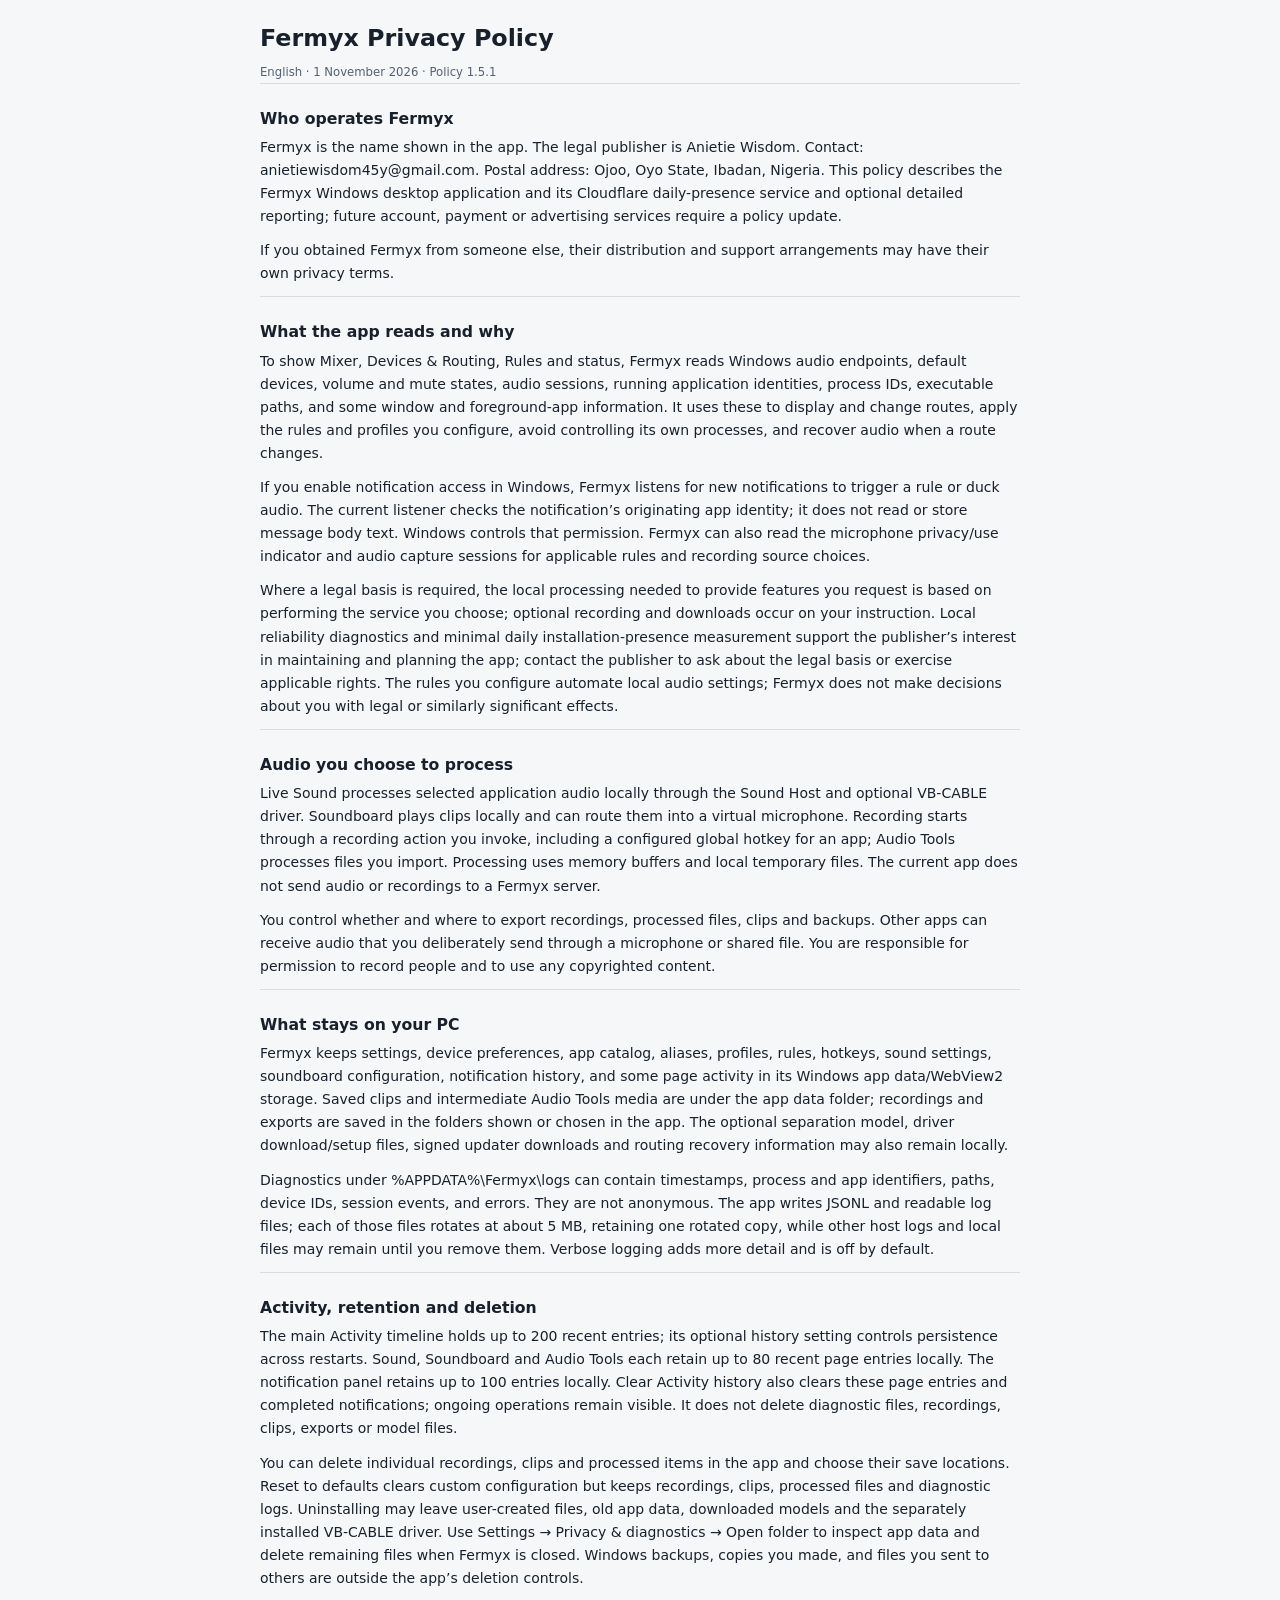
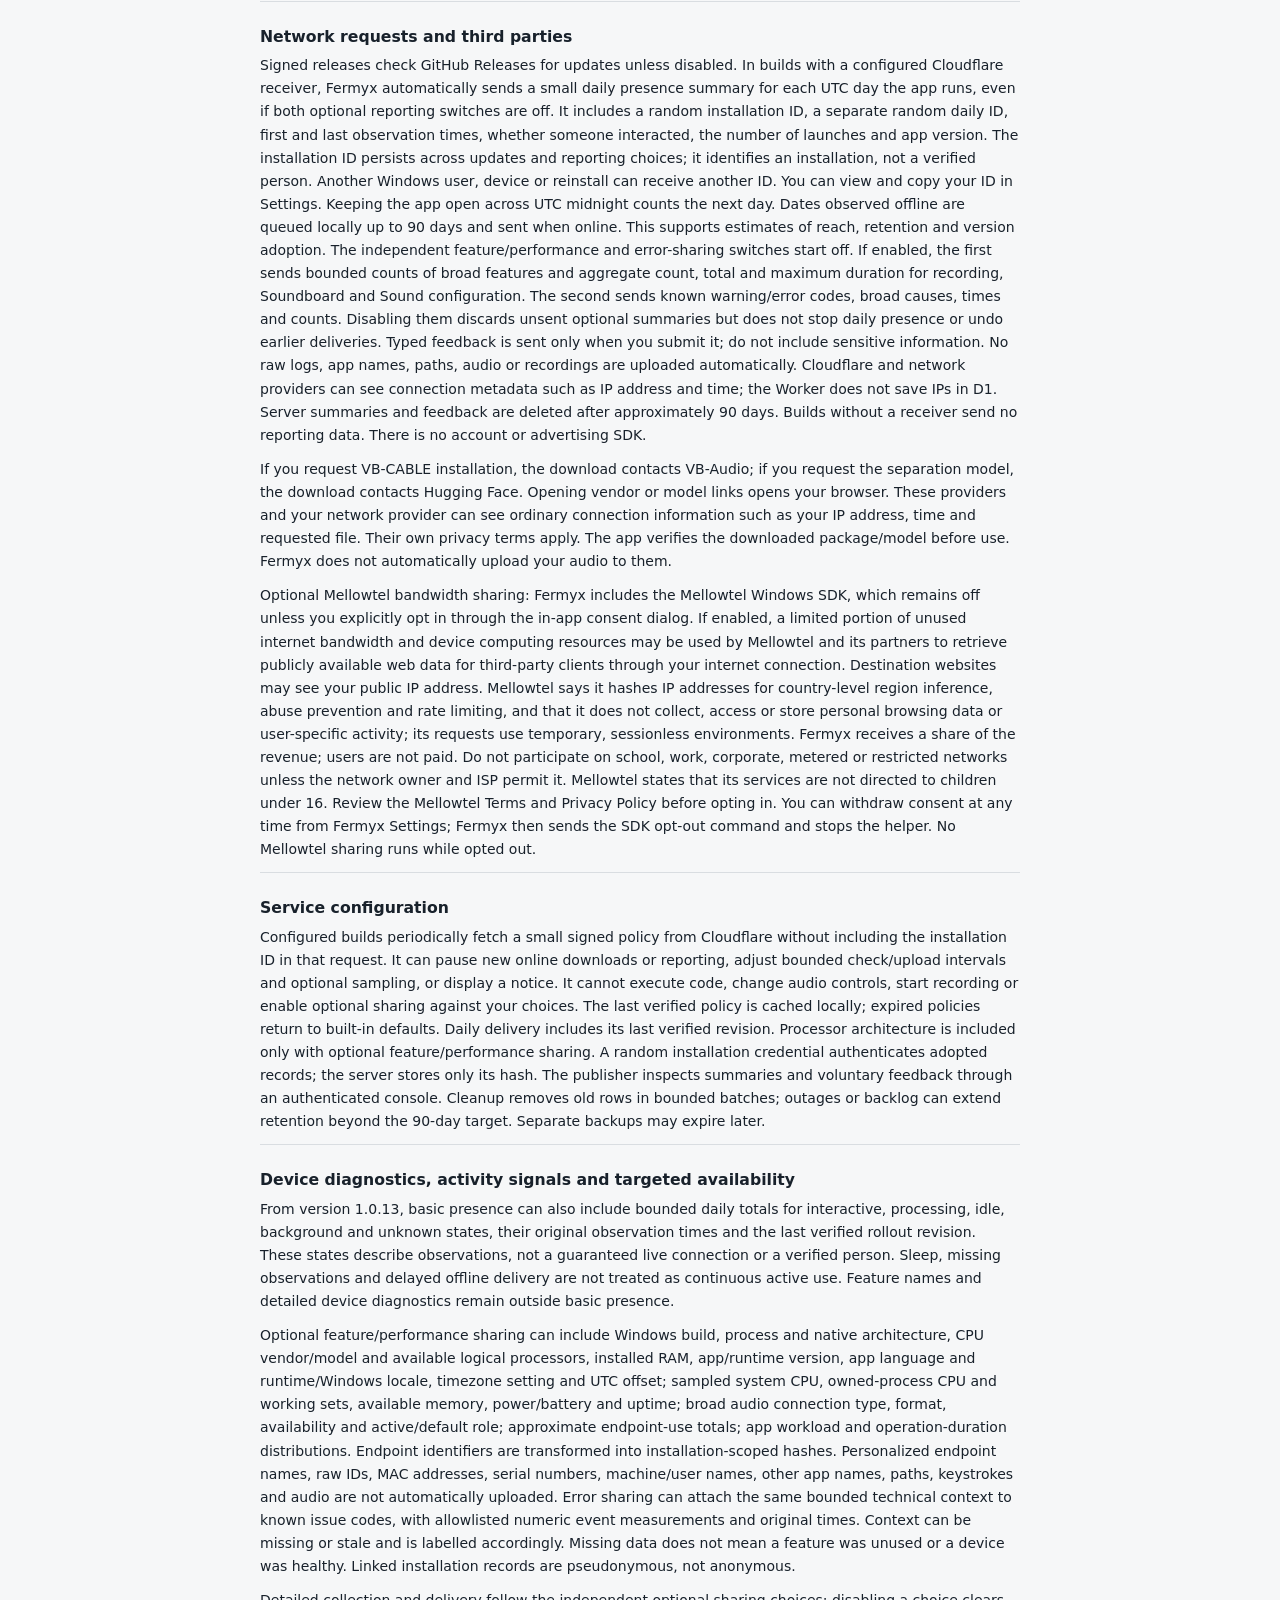
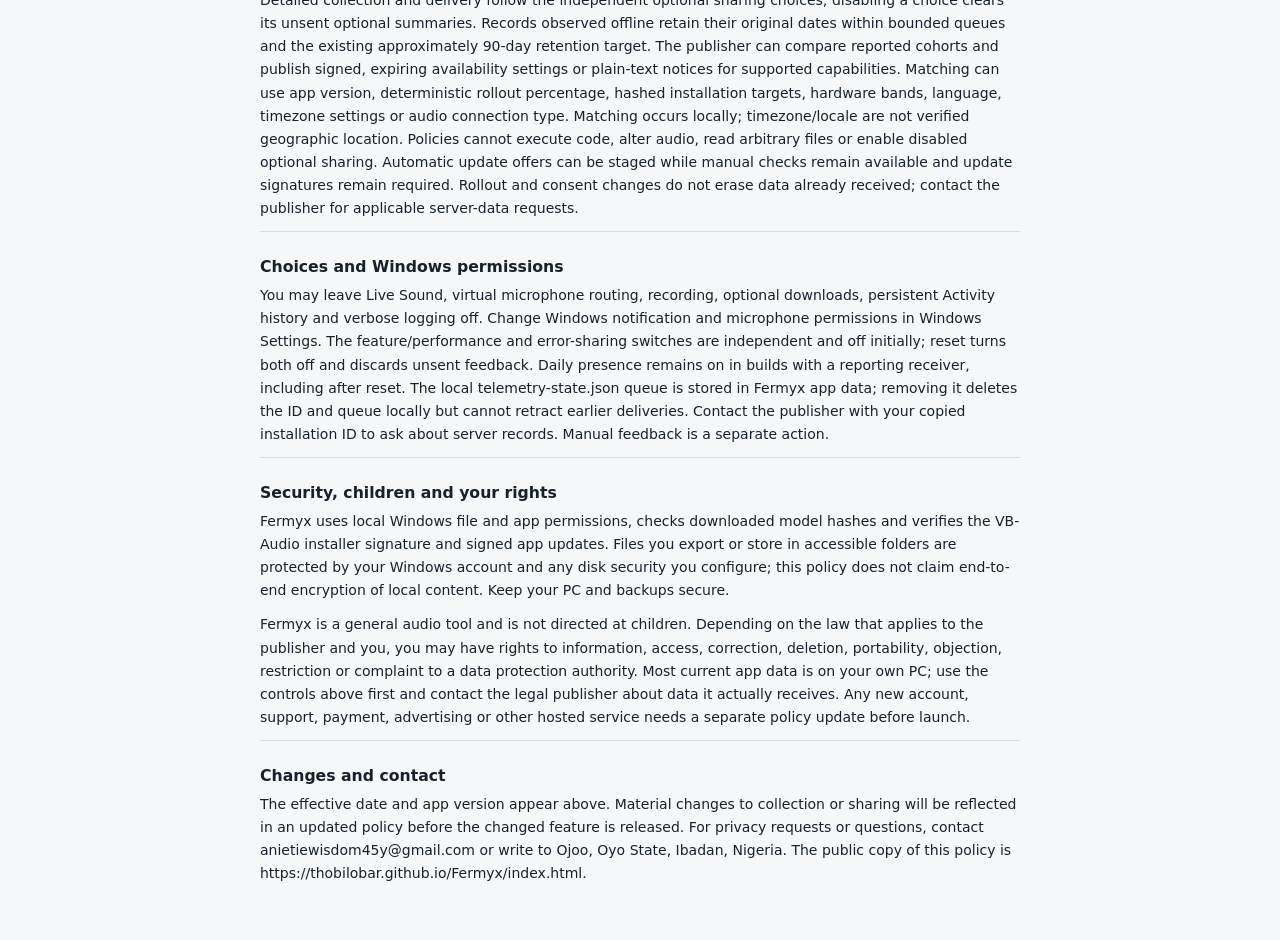
<file: index.html>
<!doctype html>
<html lang="en"><head><meta name="fermyx-policy-version" content="1.5.1"><meta charset="utf-8"><meta name="viewport" content="width=device-width,initial-scale=1"><title>Fermyx Privacy Policy</title><style>
@font-face{font-family:"Fermyx Hindi";src:url("fonts/fermyx-hi.woff2")}html:lang(hi){font-family:"Nirmala UI","Fermyx Hindi",system-ui,sans-serif}@font-face{font-family:"Fermyx Japanese";src:url("fonts/fermyx-ja.woff2")}@font-face{font-family:"Fermyx Korean";src:url("fonts/fermyx-ko.woff2")}html:lang(ja){font-family:"Yu Gothic UI","Meiryo","Fermyx Japanese",system-ui,sans-serif;line-break:strict}html:lang(ko){font-family:"Malgun Gothic","Fermyx Korean",system-ui,sans-serif;word-break:keep-all}:root{color-scheme:light dark;font-family:system-ui,Segoe UI,sans-serif;font-size:14px;line-height:1.65;background:#f6f7f8;color:#18212b}body{max-width:760px;margin:0 auto;padding:24px clamp(16px,5vw,36px) 44px}h1{font-size:1.7rem;line-height:1.2;margin:0 0 7px}h2{font-size:1.12rem;line-height:1.35;margin:24px 0 6px}p{margin:7px 0 11px;overflow-wrap:anywhere}small{color:#546170}aside{border-left:3px solid #b06700;padding:10px 13px;background:#fff4df;margin:20px 0}section{border-top:1px solid #d9dde1}::selection{background:#afddff}@media(prefers-color-scheme:dark){:root{background:#171a1e;color:#edf2f5}small{color:#a8b3bc}section{border-color:#384148}aside{background:#30271a;color:#ffe1a4}}
</style></head><body><main><h1>Fermyx Privacy Policy</h1><small>English · 1 November 2026 · Policy 1.5.1</small><section><h2>Who operates Fermyx</h2><p>Fermyx is the name shown in the app. The legal publisher is Anietie Wisdom. Contact: anietiewisdom45y@gmail.com. Postal address: Ojoo, Oyo State, Ibadan, Nigeria. This policy describes the Fermyx Windows desktop application and its Cloudflare daily-presence service and optional detailed reporting; future account, payment or advertising services require a policy update.</p><p>If you obtained Fermyx from someone else, their distribution and support arrangements may have their own privacy terms.</p></section>
<section><h2>What the app reads and why</h2><p>To show Mixer, Devices &amp; Routing, Rules and status, Fermyx reads Windows audio endpoints, default devices, volume and mute states, audio sessions, running application identities, process IDs, executable paths, and some window and foreground-app information. It uses these to display and change routes, apply the rules and profiles you configure, avoid controlling its own processes, and recover audio when a route changes.</p><p>If you enable notification access in Windows, Fermyx listens for new notifications to trigger a rule or duck audio. The current listener checks the notification’s originating app identity; it does not read or store message body text. Windows controls that permission. Fermyx can also read the microphone privacy/use indicator and audio capture sessions for applicable rules and recording source choices.</p><p>Where a legal basis is required, the local processing needed to provide features you request is based on performing the service you choose; optional recording and downloads occur on your instruction. Local reliability diagnostics and minimal daily installation-presence measurement support the publisher’s interest in maintaining and planning the app; contact the publisher to ask about the legal basis or exercise applicable rights. The rules you configure automate local audio settings; Fermyx does not make decisions about you with legal or similarly significant effects.</p></section>
<section><h2>Audio you choose to process</h2><p>Live Sound processes selected application audio locally through the Sound Host and optional VB-CABLE driver. Soundboard plays clips locally and can route them into a virtual microphone. Recording starts through a recording action you invoke, including a configured global hotkey for an app; Audio Tools processes files you import. Processing uses memory buffers and local temporary files. The current app does not send audio or recordings to a Fermyx server.</p><p>You control whether and where to export recordings, processed files, clips and backups. Other apps can receive audio that you deliberately send through a microphone or shared file. You are responsible for permission to record people and to use any copyrighted content.</p></section>
<section><h2>What stays on your PC</h2><p>Fermyx keeps settings, device preferences, app catalog, aliases, profiles, rules, hotkeys, sound settings, soundboard configuration, notification history, and some page activity in its Windows app data/WebView2 storage. Saved clips and intermediate Audio Tools media are under the app data folder; recordings and exports are saved in the folders shown or chosen in the app. The optional separation model, driver download/setup files, signed updater downloads and routing recovery information may also remain locally.</p><p>Diagnostics under %APPDATA%\Fermyx\logs can contain timestamps, process and app identifiers, paths, device IDs, session events, and errors. They are not anonymous. The app writes JSONL and readable log files; each of those files rotates at about 5 MB, retaining one rotated copy, while other host logs and local files may remain until you remove them. Verbose logging adds more detail and is off by default.</p></section>
<section><h2>Activity, retention and deletion</h2><p>The main Activity timeline holds up to 200 recent entries; its optional history setting controls persistence across restarts. Sound, Soundboard and Audio Tools each retain up to 80 recent page entries locally. The notification panel retains up to 100 entries locally. Clear Activity history also clears these page entries and completed notifications; ongoing operations remain visible. It does not delete diagnostic files, recordings, clips, exports or model files.</p><p>You can delete individual recordings, clips and processed items in the app and choose their save locations. Reset to defaults clears custom configuration but keeps recordings, clips, processed files and diagnostic logs. Uninstalling may leave user-created files, old app data, downloaded models and the separately installed VB-CABLE driver. Use Settings → Privacy &amp; diagnostics → Open folder to inspect app data and delete remaining files when Fermyx is closed. Windows backups, copies you made, and files you sent to others are outside the app’s deletion controls.</p></section>
<section><h2>Network requests and third parties</h2><p>Signed releases check GitHub Releases for updates unless disabled. In builds with a configured Cloudflare receiver, Fermyx automatically sends a small daily presence summary for each UTC day the app runs, even if both optional reporting switches are off. It includes a random installation ID, a separate random daily ID, first and last observation times, whether someone interacted, the number of launches and app version. The installation ID persists across updates and reporting choices; it identifies an installation, not a verified person. Another Windows user, device or reinstall can receive another ID. You can view and copy your ID in Settings. Keeping the app open across UTC midnight counts the next day. Dates observed offline are queued locally up to 90 days and sent when online. This supports estimates of reach, retention and version adoption. The independent feature/performance and error-sharing switches start off. If enabled, the first sends bounded counts of broad features and aggregate count, total and maximum duration for recording, Soundboard and Sound configuration. The second sends known warning/error codes, broad causes, times and counts. Disabling them discards unsent optional summaries but does not stop daily presence or undo earlier deliveries. Typed feedback is sent only when you submit it; do not include sensitive information. No raw logs, app names, paths, audio or recordings are uploaded automatically. Cloudflare and network providers can see connection metadata such as IP address and time; the Worker does not save IPs in D1. Server summaries and feedback are deleted after approximately 90 days. Builds without a receiver send no reporting data. There is no account or advertising SDK.</p><p>If you request VB-CABLE installation, the download contacts VB-Audio; if you request the separation model, the download contacts Hugging Face. Opening vendor or model links opens your browser. These providers and your network provider can see ordinary connection information such as your IP address, time and requested file. Their own privacy terms apply. The app verifies the downloaded package/model before use. Fermyx does not automatically upload your audio to them.</p><p>Optional Mellowtel bandwidth sharing: Fermyx includes the Mellowtel Windows SDK, which remains off unless you explicitly opt in through the in-app consent dialog. If enabled, a limited portion of unused internet bandwidth and device computing resources may be used by Mellowtel and its partners to retrieve publicly available web data for third-party clients through your internet connection. Destination websites may see your public IP address. Mellowtel says it hashes IP addresses for country-level region inference, abuse prevention and rate limiting, and that it does not collect, access or store personal browsing data or user-specific activity; its requests use temporary, sessionless environments. Fermyx receives a share of the revenue; users are not paid. Do not participate on school, work, corporate, metered or restricted networks unless the network owner and ISP permit it. Mellowtel states that its services are not directed to children under 16. Review the Mellowtel Terms and Privacy Policy before opting in. You can withdraw consent at any time from Fermyx Settings; Fermyx then sends the SDK opt-out command and stops the helper. No Mellowtel sharing runs while opted out.</p></section>
<section><h2>Service configuration</h2><p>Configured builds periodically fetch a small signed policy from Cloudflare without including the installation ID in that request. It can pause new online downloads or reporting, adjust bounded check/upload intervals and optional sampling, or display a notice. It cannot execute code, change audio controls, start recording or enable optional sharing against your choices. The last verified policy is cached locally; expired policies return to built-in defaults. Daily delivery includes its last verified revision. Processor architecture is included only with optional feature/performance sharing. A random installation credential authenticates adopted records; the server stores only its hash. The publisher inspects summaries and voluntary feedback through an authenticated console. Cleanup removes old rows in bounded batches; outages or backlog can extend retention beyond the 90-day target. Separate backups may expire later.</p></section>
<section><h2>Device diagnostics, activity signals and targeted availability</h2><p>From version 1.0.13, basic presence can also include bounded daily totals for interactive, processing, idle, background and unknown states, their original observation times and the last verified rollout revision. These states describe observations, not a guaranteed live connection or a verified person. Sleep, missing observations and delayed offline delivery are not treated as continuous active use. Feature names and detailed device diagnostics remain outside basic presence.</p><p>Optional feature/performance sharing can include Windows build, process and native architecture, CPU vendor/model and available logical processors, installed RAM, app/runtime version, app language and runtime/Windows locale, timezone setting and UTC offset; sampled system CPU, owned-process CPU and working sets, available memory, power/battery and uptime; broad audio connection type, format, availability and active/default role; approximate endpoint-use totals; app workload and operation-duration distributions. Endpoint identifiers are transformed into installation-scoped hashes. Personalized endpoint names, raw IDs, MAC addresses, serial numbers, machine/user names, other app names, paths, keystrokes and audio are not automatically uploaded. Error sharing can attach the same bounded technical context to known issue codes, with allowlisted numeric event measurements and original times. Context can be missing or stale and is labelled accordingly. Missing data does not mean a feature was unused or a device was healthy. Linked installation records are pseudonymous, not anonymous.</p><p>Detailed collection and delivery follow the independent optional sharing choices; disabling a choice clears its unsent optional summaries. Records observed offline retain their original dates within bounded queues and the existing approximately 90-day retention target. The publisher can compare reported cohorts and publish signed, expiring availability settings or plain-text notices for supported capabilities. Matching can use app version, deterministic rollout percentage, hashed installation targets, hardware bands, language, timezone settings or audio connection type. Matching occurs locally; timezone/locale are not verified geographic location. Policies cannot execute code, alter audio, read arbitrary files or enable disabled optional sharing. Automatic update offers can be staged while manual checks remain available and update signatures remain required. Rollout and consent changes do not erase data already received; contact the publisher for applicable server-data requests.</p></section>
<section><h2>Choices and Windows permissions</h2><p>You may leave Live Sound, virtual microphone routing, recording, optional downloads, persistent Activity history and verbose logging off. Change Windows notification and microphone permissions in Windows Settings. The feature/performance and error-sharing switches are independent and off initially; reset turns both off and discards unsent feedback. Daily presence remains on in builds with a reporting receiver, including after reset. The local telemetry-state.json queue is stored in Fermyx app data; removing it deletes the ID and queue locally but cannot retract earlier deliveries. Contact the publisher with your copied installation ID to ask about server records. Manual feedback is a separate action.</p></section>
<section><h2>Security, children and your rights</h2><p>Fermyx uses local Windows file and app permissions, checks downloaded model hashes and verifies the VB-Audio installer signature and signed app updates. Files you export or store in accessible folders are protected by your Windows account and any disk security you configure; this policy does not claim end-to-end encryption of local content. Keep your PC and backups secure.</p><p>Fermyx is a general audio tool and is not directed at children. Depending on the law that applies to the publisher and you, you may have rights to information, access, correction, deletion, portability, objection, restriction or complaint to a data protection authority. Most current app data is on your own PC; use the controls above first and contact the legal publisher about data it actually receives. Any new account, support, payment, advertising or other hosted service needs a separate policy update before launch.</p></section>
<section><h2>Changes and contact</h2><p>The effective date and app version appear above. Material changes to collection or sharing will be reflected in an updated policy before the changed feature is released. For privacy requests or questions, contact anietiewisdom45y@gmail.com or write to Ojoo, Oyo State, Ibadan, Nigeria. The public copy of this policy is https://thobilobar.github.io/Fermyx/index.html.</p></section></main></body></html>
</file>
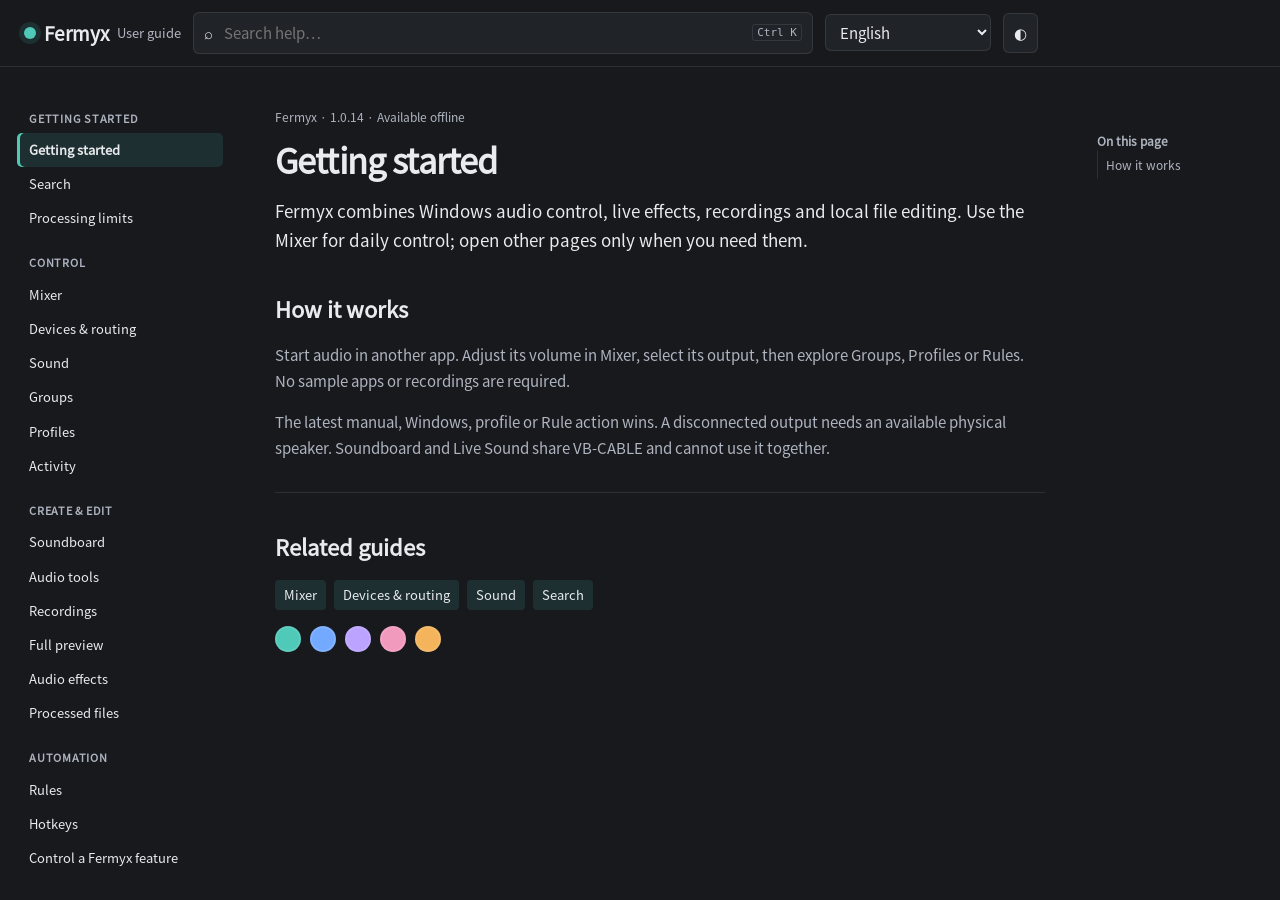
<file: help/index.html>
<!doctype html><html lang="en" data-theme="dark"><head><meta charset="utf-8"><meta name="viewport" content="width=device-width,initial-scale=1"><title>Fermyx Help</title><link rel="stylesheet" href="help.css"></head><body>
<header><a class="brand" href="#start"><i aria-hidden="true"></i>Fermyx <span data-label="User guide">User guide</span></a><button id="menu" aria-label="Navigation" aria-expanded="false">☰</button><label class="search"><span aria-hidden="true">⌕</span><input id="search" type="search" autocomplete="off" placeholder="Search help…" aria-label="Search help…"><kbd>Ctrl K</kbd></label><select id="language" aria-label="Language"></select><button id="theme" aria-label="Toggle light/dark">◐</button></header>
<div class="layout"><nav id="navigation" aria-label="Help topics"></nav><main id="content" tabindex="-1"></main><aside id="contents" aria-label="On this page"></aside></div><div id="announcement" class="sr-only" role="status" aria-live="polite"></div>
<script src="search.js"></script><script src="data.js"></script><script src="help.js"></script></body></html>
</file>
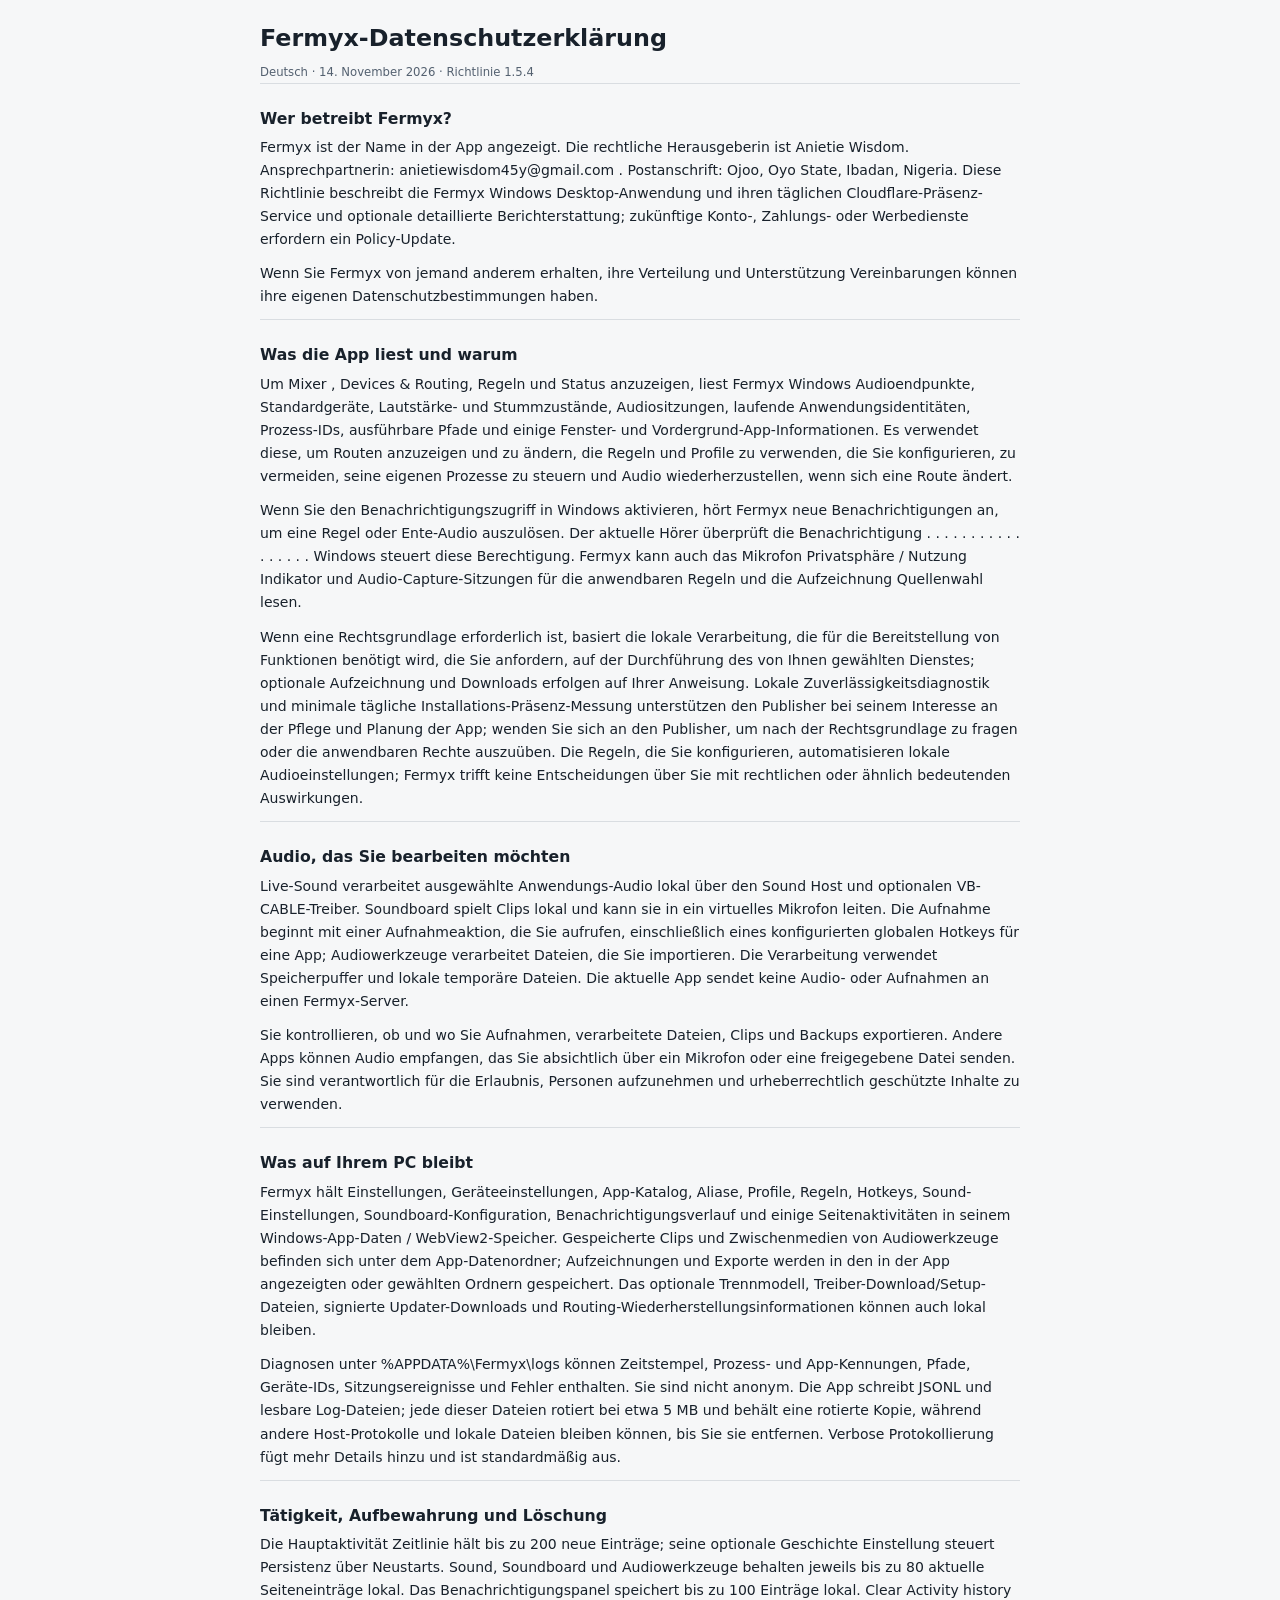
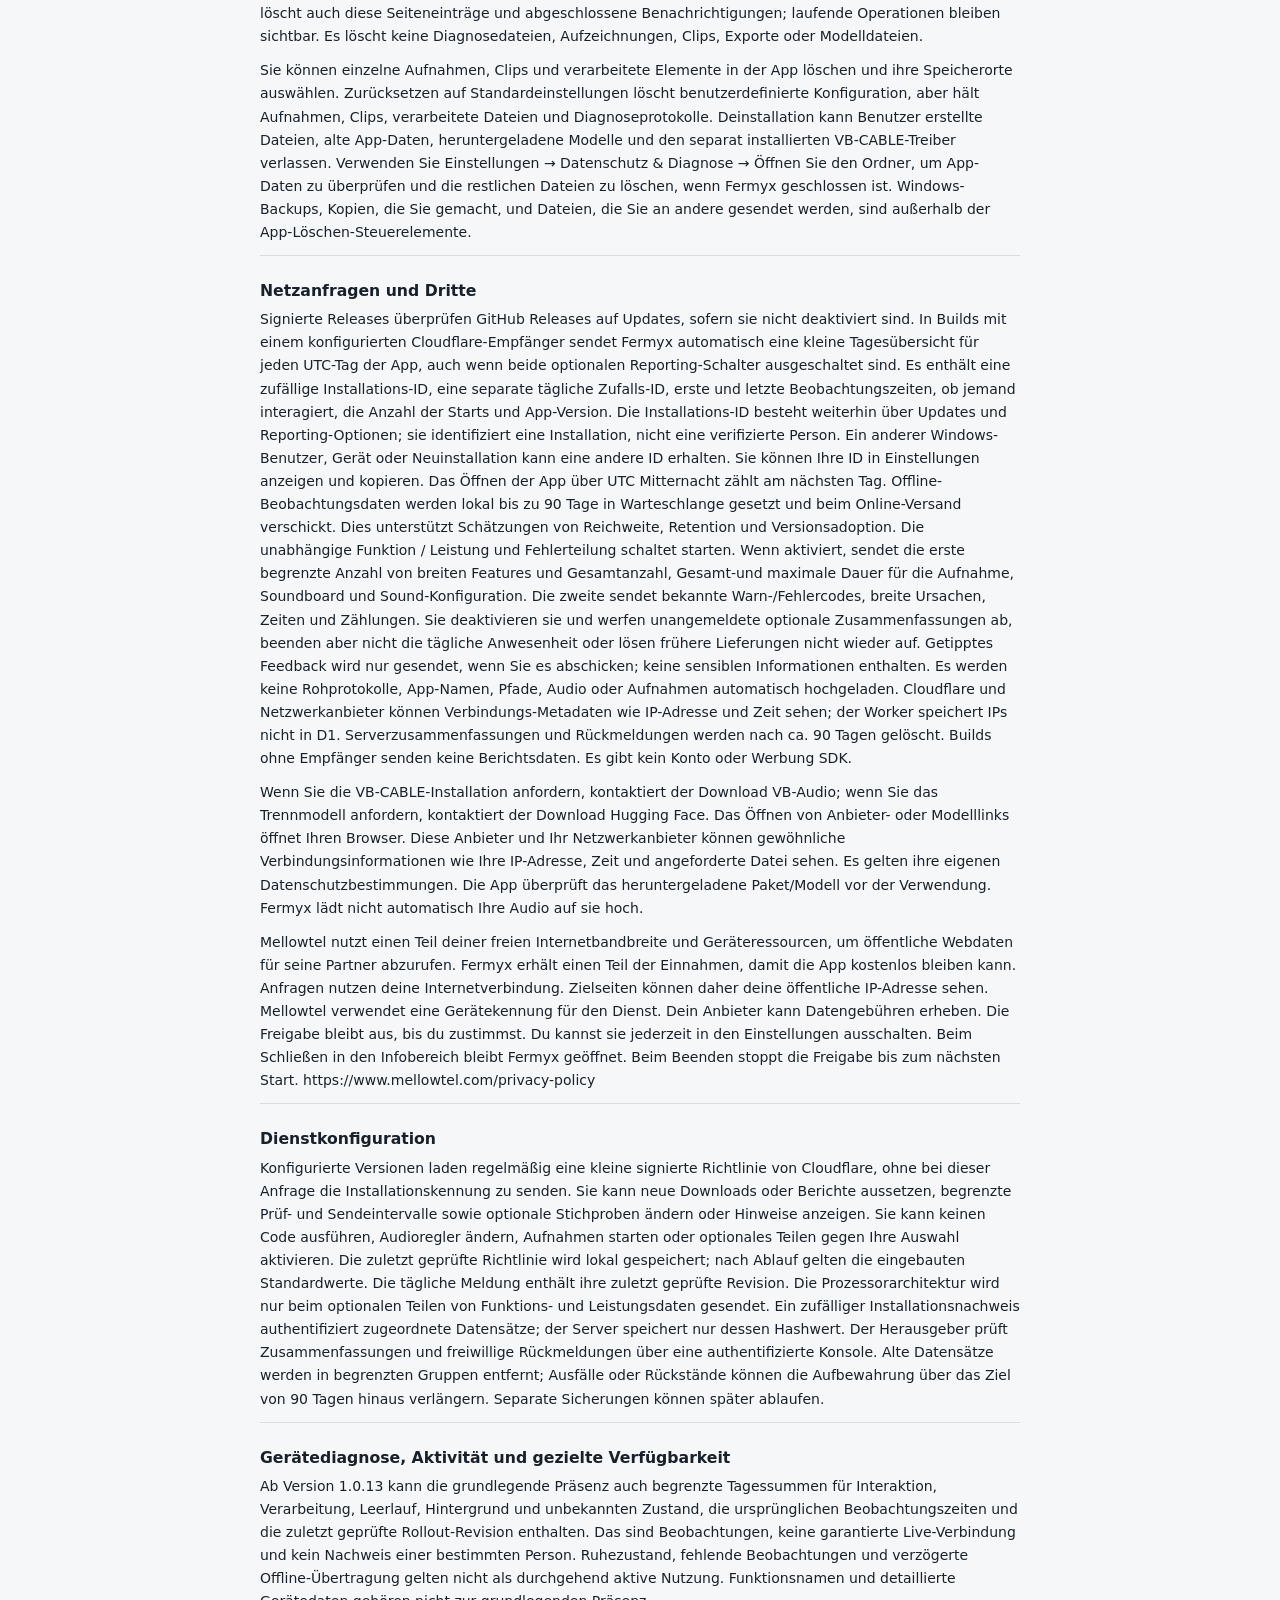
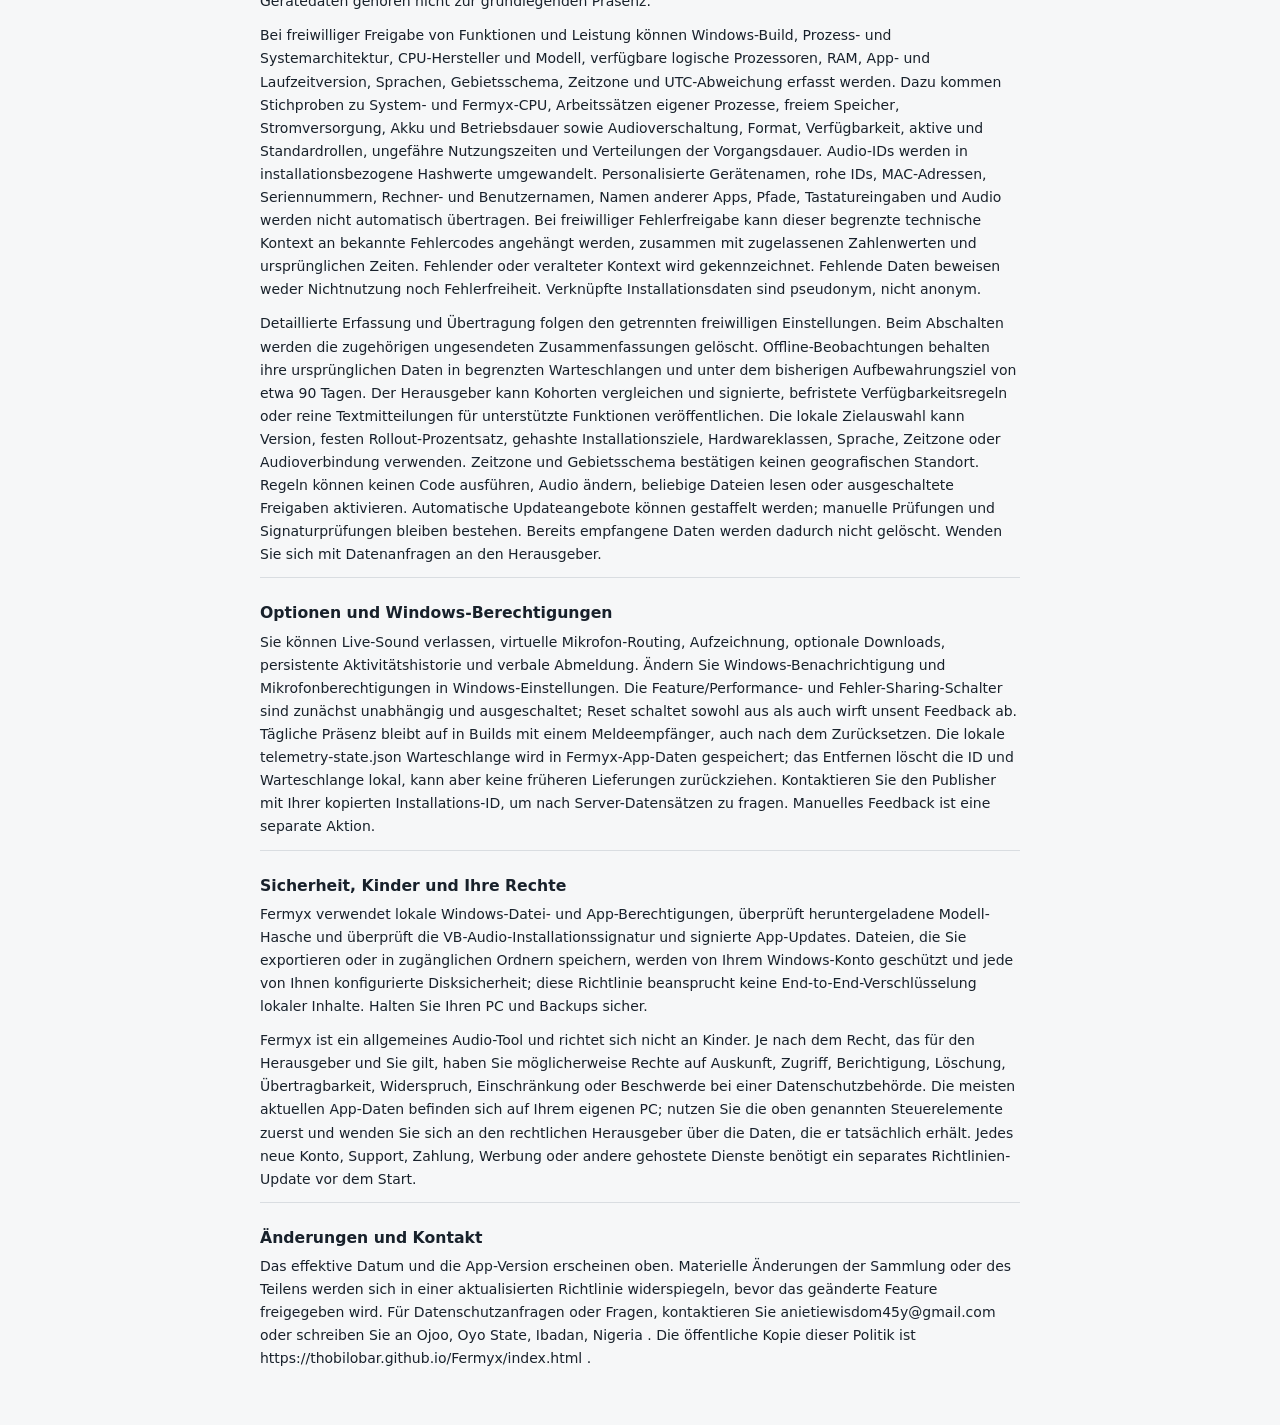
<file: privacy-policy.de.html>
<!doctype html>
<html lang="de"><head><meta name="fermyx-policy-version" content="1.5.4"><meta charset="utf-8"><meta name="viewport" content="width=device-width,initial-scale=1"><title>Fermyx-Datenschutzerklärung</title><style>
@font-face{font-family:"Fermyx Hindi";src:url("../fonts/fermyx-hi.woff2")}html:lang(hi){font-family:"Nirmala UI","Fermyx Hindi",system-ui,sans-serif}@font-face{font-family:"Fermyx Japanese";src:url("../fonts/fermyx-ja.woff2")}@font-face{font-family:"Fermyx Korean";src:url("../fonts/fermyx-ko.woff2")}html:lang(ja){font-family:"Yu Gothic UI","Meiryo","Fermyx Japanese",system-ui,sans-serif;line-break:strict}html:lang(ko){font-family:"Malgun Gothic","Fermyx Korean",system-ui,sans-serif;word-break:keep-all}:root{color-scheme:light dark;font-family:system-ui,Segoe UI,sans-serif;font-size:14px;line-height:1.65;background:#f6f7f8;color:#18212b}body{max-width:760px;margin:0 auto;padding:24px clamp(16px,5vw,36px) 44px}h1{font-size:1.7rem;line-height:1.2;margin:0 0 7px}h2{font-size:1.12rem;line-height:1.35;margin:24px 0 6px}p{margin:7px 0 11px;overflow-wrap:anywhere}small{color:#546170}aside{border-left:3px solid #b06700;padding:10px 13px;background:#fff4df;margin:20px 0}section{border-top:1px solid #d9dde1}::selection{background:#afddff}@media(prefers-color-scheme:dark){:root{background:#171a1e;color:#edf2f5}small{color:#a8b3bc}section{border-color:#384148}aside{background:#30271a;color:#ffe1a4}}
</style></head><body><main><h1>Fermyx-Datenschutzerklärung</h1><small>Deutsch · 14. November 2026 · Richtlinie 1.5.4</small><section><h2>Wer betreibt Fermyx?</h2><p>Fermyx ist der Name in der App angezeigt. Die rechtliche Herausgeberin ist Anietie Wisdom. Ansprechpartnerin: anietiewisdom45y@gmail.com . Postanschrift: Ojoo, Oyo State, Ibadan, Nigeria. Diese Richtlinie beschreibt die Fermyx Windows Desktop-Anwendung und ihren täglichen Cloudflare-Präsenz-Service und optionale detaillierte Berichterstattung; zukünftige Konto-, Zahlungs- oder Werbedienste erfordern ein Policy-Update.</p><p>Wenn Sie Fermyx von jemand anderem erhalten, ihre Verteilung und Unterstützung Vereinbarungen können ihre eigenen Datenschutzbestimmungen haben.</p></section>
<section><h2>Was die App liest und warum</h2><p>Um Mixer , Devices &amp; Routing, Regeln und Status anzuzeigen, liest Fermyx Windows Audioendpunkte, Standardgeräte, Lautstärke- und Stummzustände, Audiositzungen, laufende Anwendungsidentitäten, Prozess-IDs, ausführbare Pfade und einige Fenster- und Vordergrund-App-Informationen. Es verwendet diese, um Routen anzuzeigen und zu ändern, die Regeln und Profile zu verwenden, die Sie konfigurieren, zu vermeiden, seine eigenen Prozesse zu steuern und Audio wiederherzustellen, wenn sich eine Route ändert.</p><p>Wenn Sie den Benachrichtigungszugriff in Windows aktivieren, hört Fermyx neue Benachrichtigungen an, um eine Regel oder Ente-Audio auszulösen. Der aktuelle Hörer überprüft die Benachrichtigung . . . . . . . . . . . . . . . . . Windows steuert diese Berechtigung. Fermyx kann auch das Mikrofon Privatsphäre / Nutzung Indikator und Audio-Capture-Sitzungen für die anwendbaren Regeln und die Aufzeichnung Quellenwahl lesen.</p><p>Wenn eine Rechtsgrundlage erforderlich ist, basiert die lokale Verarbeitung, die für die Bereitstellung von Funktionen benötigt wird, die Sie anfordern, auf der Durchführung des von Ihnen gewählten Dienstes; optionale Aufzeichnung und Downloads erfolgen auf Ihrer Anweisung. Lokale Zuverlässigkeitsdiagnostik und minimale tägliche Installations-Präsenz-Messung unterstützen den Publisher bei seinem Interesse an der Pflege und Planung der App; wenden Sie sich an den Publisher, um nach der Rechtsgrundlage zu fragen oder die anwendbaren Rechte auszuüben. Die Regeln, die Sie konfigurieren, automatisieren lokale Audioeinstellungen; Fermyx trifft keine Entscheidungen über Sie mit rechtlichen oder ähnlich bedeutenden Auswirkungen.</p></section>
<section><h2>Audio, das Sie bearbeiten möchten</h2><p>Live-Sound verarbeitet ausgewählte Anwendungs-Audio lokal über den Sound Host und optionalen VB-CABLE-Treiber. Soundboard spielt Clips lokal und kann sie in ein virtuelles Mikrofon leiten. Die Aufnahme beginnt mit einer Aufnahmeaktion, die Sie aufrufen, einschließlich eines konfigurierten globalen Hotkeys für eine App; Audiowerkzeuge verarbeitet Dateien, die Sie importieren. Die Verarbeitung verwendet Speicherpuffer und lokale temporäre Dateien. Die aktuelle App sendet keine Audio- oder Aufnahmen an einen Fermyx-Server.</p><p>Sie kontrollieren, ob und wo Sie Aufnahmen, verarbeitete Dateien, Clips und Backups exportieren. Andere Apps können Audio empfangen, das Sie absichtlich über ein Mikrofon oder eine freigegebene Datei senden. Sie sind verantwortlich für die Erlaubnis, Personen aufzunehmen und urheberrechtlich geschützte Inhalte zu verwenden.</p></section>
<section><h2>Was auf Ihrem PC bleibt</h2><p>Fermyx hält Einstellungen, Geräteeinstellungen, App-Katalog, Aliase, Profile, Regeln, Hotkeys, Sound-Einstellungen, Soundboard-Konfiguration, Benachrichtigungsverlauf und einige Seitenaktivitäten in seinem Windows-App-Daten / WebView2-Speicher. Gespeicherte Clips und Zwischenmedien von Audiowerkzeuge befinden sich unter dem App-Datenordner; Aufzeichnungen und Exporte werden in den in der App angezeigten oder gewählten Ordnern gespeichert. Das optionale Trennmodell, Treiber-Download/Setup-Dateien, signierte Updater-Downloads und Routing-Wiederherstellungsinformationen können auch lokal bleiben.</p><p>Diagnosen unter %APPDATA%\Fermyx\logs können Zeitstempel, Prozess- und App-Kennungen, Pfade, Geräte-IDs, Sitzungsereignisse und Fehler enthalten. Sie sind nicht anonym. Die App schreibt JSONL und lesbare Log-Dateien; jede dieser Dateien rotiert bei etwa 5 MB und behält eine rotierte Kopie, während andere Host-Protokolle und lokale Dateien bleiben können, bis Sie sie entfernen. Verbose Protokollierung fügt mehr Details hinzu und ist standardmäßig aus.</p></section>
<section><h2>Tätigkeit, Aufbewahrung und Löschung</h2><p>Die Hauptaktivität Zeitlinie hält bis zu 200 neue Einträge; seine optionale Geschichte Einstellung steuert Persistenz über Neustarts. Sound, Soundboard und Audiowerkzeuge behalten jeweils bis zu 80 aktuelle Seiteneinträge lokal. Das Benachrichtigungspanel speichert bis zu 100 Einträge lokal. Clear Activity history löscht auch diese Seiteneinträge und abgeschlossene Benachrichtigungen; laufende Operationen bleiben sichtbar. Es löscht keine Diagnosedateien, Aufzeichnungen, Clips, Exporte oder Modelldateien.</p><p>Sie können einzelne Aufnahmen, Clips und verarbeitete Elemente in der App löschen und ihre Speicherorte auswählen. Zurücksetzen auf Standardeinstellungen löscht benutzerdefinierte Konfiguration, aber hält Aufnahmen, Clips, verarbeitete Dateien und Diagnoseprotokolle. Deinstallation kann Benutzer erstellte Dateien, alte App-Daten, heruntergeladene Modelle und den separat installierten VB-CABLE-Treiber verlassen. Verwenden Sie Einstellungen → Datenschutz &amp; Diagnose → Öffnen Sie den Ordner, um App-Daten zu überprüfen und die restlichen Dateien zu löschen, wenn Fermyx geschlossen ist. Windows-Backups, Kopien, die Sie gemacht, und Dateien, die Sie an andere gesendet werden, sind außerhalb der App-Löschen-Steuerelemente.</p></section>
<section><h2>Netzanfragen und Dritte</h2><p>Signierte Releases überprüfen GitHub Releases auf Updates, sofern sie nicht deaktiviert sind. In Builds mit einem konfigurierten Cloudflare-Empfänger sendet Fermyx automatisch eine kleine Tagesübersicht für jeden UTC-Tag der App, auch wenn beide optionalen Reporting-Schalter ausgeschaltet sind. Es enthält eine zufällige Installations-ID, eine separate tägliche Zufalls-ID, erste und letzte Beobachtungszeiten, ob jemand interagiert, die Anzahl der Starts und App-Version. Die Installations-ID besteht weiterhin über Updates und Reporting-Optionen; sie identifiziert eine Installation, nicht eine verifizierte Person. Ein anderer Windows-Benutzer, Gerät oder Neuinstallation kann eine andere ID erhalten. Sie können Ihre ID in Einstellungen anzeigen und kopieren. Das Öffnen der App über UTC Mitternacht zählt am nächsten Tag. Offline-Beobachtungsdaten werden lokal bis zu 90 Tage in Warteschlange gesetzt und beim Online-Versand verschickt. Dies unterstützt Schätzungen von Reichweite, Retention und Versionsadoption. Die unabhängige Funktion / Leistung und Fehlerteilung schaltet starten. Wenn aktiviert, sendet die erste begrenzte Anzahl von breiten Features und Gesamtanzahl, Gesamt-und maximale Dauer für die Aufnahme, Soundboard und Sound-Konfiguration. Die zweite sendet bekannte Warn-/Fehlercodes, breite Ursachen, Zeiten und Zählungen. Sie deaktivieren sie und werfen unangemeldete optionale Zusammenfassungen ab, beenden aber nicht die tägliche Anwesenheit oder lösen frühere Lieferungen nicht wieder auf. Getipptes Feedback wird nur gesendet, wenn Sie es abschicken; keine sensiblen Informationen enthalten. Es werden keine Rohprotokolle, App-Namen, Pfade, Audio oder Aufnahmen automatisch hochgeladen. Cloudflare und Netzwerkanbieter können Verbindungs-Metadaten wie IP-Adresse und Zeit sehen; der Worker speichert IPs nicht in D1. Serverzusammenfassungen und Rückmeldungen werden nach ca. 90 Tagen gelöscht. Builds ohne Empfänger senden keine Berichtsdaten. Es gibt kein Konto oder Werbung SDK.</p><p>Wenn Sie die VB-CABLE-Installation anfordern, kontaktiert der Download VB-Audio; wenn Sie das Trennmodell anfordern, kontaktiert der Download Hugging Face. Das Öffnen von Anbieter- oder Modelllinks öffnet Ihren Browser. Diese Anbieter und Ihr Netzwerkanbieter können gewöhnliche Verbindungsinformationen wie Ihre IP-Adresse, Zeit und angeforderte Datei sehen. Es gelten ihre eigenen Datenschutzbestimmungen. Die App überprüft das heruntergeladene Paket/Modell vor der Verwendung. Fermyx lädt nicht automatisch Ihre Audio auf sie hoch.</p><p>Mellowtel nutzt einen Teil deiner freien Internetbandbreite und Geräteressourcen, um öffentliche Webdaten für seine Partner abzurufen. Fermyx erhält einen Teil der Einnahmen, damit die App kostenlos bleiben kann. Anfragen nutzen deine Internetverbindung. Zielseiten können daher deine öffentliche IP-Adresse sehen. Mellowtel verwendet eine Gerätekennung für den Dienst. Dein Anbieter kann Datengebühren erheben. Die Freigabe bleibt aus, bis du zustimmst. Du kannst sie jederzeit in den Einstellungen ausschalten. Beim Schließen in den Infobereich bleibt Fermyx geöffnet. Beim Beenden stoppt die Freigabe bis zum nächsten Start. https://www.mellowtel.com/privacy-policy</p></section>
<section><h2>Dienstkonfiguration</h2><p>Konfigurierte Versionen laden regelmäßig eine kleine signierte Richtlinie von Cloudflare, ohne bei dieser Anfrage die Installationskennung zu senden. Sie kann neue Downloads oder Berichte aussetzen, begrenzte Prüf- und Sendeintervalle sowie optionale Stichproben ändern oder Hinweise anzeigen. Sie kann keinen Code ausführen, Audioregler ändern, Aufnahmen starten oder optionales Teilen gegen Ihre Auswahl aktivieren. Die zuletzt geprüfte Richtlinie wird lokal gespeichert; nach Ablauf gelten die eingebauten Standardwerte. Die tägliche Meldung enthält ihre zuletzt geprüfte Revision. Die Prozessorarchitektur wird nur beim optionalen Teilen von Funktions- und Leistungsdaten gesendet. Ein zufälliger Installationsnachweis authentifiziert zugeordnete Datensätze; der Server speichert nur dessen Hashwert. Der Herausgeber prüft Zusammenfassungen und freiwillige Rückmeldungen über eine authentifizierte Konsole. Alte Datensätze werden in begrenzten Gruppen entfernt; Ausfälle oder Rückstände können die Aufbewahrung über das Ziel von 90 Tagen hinaus verlängern. Separate Sicherungen können später ablaufen.</p></section>
<section><h2>Gerätediagnose, Aktivität und gezielte Verfügbarkeit</h2><p>Ab Version 1.0.13 kann die grundlegende Präsenz auch begrenzte Tagessummen für Interaktion, Verarbeitung, Leerlauf, Hintergrund und unbekannten Zustand, die ursprünglichen Beobachtungszeiten und die zuletzt geprüfte Rollout-Revision enthalten. Das sind Beobachtungen, keine garantierte Live-Verbindung und kein Nachweis einer bestimmten Person. Ruhezustand, fehlende Beobachtungen und verzögerte Offline-Übertragung gelten nicht als durchgehend aktive Nutzung. Funktionsnamen und detaillierte Gerätedaten gehören nicht zur grundlegenden Präsenz.</p><p>Bei freiwilliger Freigabe von Funktionen und Leistung können Windows-Build, Prozess- und Systemarchitektur, CPU-Hersteller und Modell, verfügbare logische Prozessoren, RAM, App- und Laufzeitversion, Sprachen, Gebietsschema, Zeitzone und UTC-Abweichung erfasst werden. Dazu kommen Stichproben zu System- und Fermyx-CPU, Arbeitssätzen eigener Prozesse, freiem Speicher, Stromversorgung, Akku und Betriebsdauer sowie Audioverschaltung, Format, Verfügbarkeit, aktive und Standardrollen, ungefähre Nutzungszeiten und Verteilungen der Vorgangsdauer. Audio-IDs werden in installationsbezogene Hashwerte umgewandelt. Personalisierte Gerätenamen, rohe IDs, MAC-Adressen, Seriennummern, Rechner- und Benutzernamen, Namen anderer Apps, Pfade, Tastatureingaben und Audio werden nicht automatisch übertragen. Bei freiwilliger Fehlerfreigabe kann dieser begrenzte technische Kontext an bekannte Fehlercodes angehängt werden, zusammen mit zugelassenen Zahlenwerten und ursprünglichen Zeiten. Fehlender oder veralteter Kontext wird gekennzeichnet. Fehlende Daten beweisen weder Nichtnutzung noch Fehlerfreiheit. Verknüpfte Installationsdaten sind pseudonym, nicht anonym.</p><p>Detaillierte Erfassung und Übertragung folgen den getrennten freiwilligen Einstellungen. Beim Abschalten werden die zugehörigen ungesendeten Zusammenfassungen gelöscht. Offline-Beobachtungen behalten ihre ursprünglichen Daten in begrenzten Warteschlangen und unter dem bisherigen Aufbewahrungsziel von etwa 90 Tagen. Der Herausgeber kann Kohorten vergleichen und signierte, befristete Verfügbarkeitsregeln oder reine Textmitteilungen für unterstützte Funktionen veröffentlichen. Die lokale Zielauswahl kann Version, festen Rollout-Prozentsatz, gehashte Installationsziele, Hardwareklassen, Sprache, Zeitzone oder Audioverbindung verwenden. Zeitzone und Gebietsschema bestätigen keinen geografischen Standort. Regeln können keinen Code ausführen, Audio ändern, beliebige Dateien lesen oder ausgeschaltete Freigaben aktivieren. Automatische Updateangebote können gestaffelt werden; manuelle Prüfungen und Signaturprüfungen bleiben bestehen. Bereits empfangene Daten werden dadurch nicht gelöscht. Wenden Sie sich mit Datenanfragen an den Herausgeber.</p></section>
<section><h2>Optionen und Windows-Berechtigungen</h2><p>Sie können Live-Sound verlassen, virtuelle Mikrofon-Routing, Aufzeichnung, optionale Downloads, persistente Aktivitätshistorie und verbale Abmeldung. Ändern Sie Windows-Benachrichtigung und Mikrofonberechtigungen in Windows-Einstellungen. Die Feature/Performance- und Fehler-Sharing-Schalter sind zunächst unabhängig und ausgeschaltet; Reset schaltet sowohl aus als auch wirft unsent Feedback ab. Tägliche Präsenz bleibt auf in Builds mit einem Meldeempfänger, auch nach dem Zurücksetzen. Die lokale telemetry-state.json Warteschlange wird in Fermyx-App-Daten gespeichert; das Entfernen löscht die ID und Warteschlange lokal, kann aber keine früheren Lieferungen zurückziehen. Kontaktieren Sie den Publisher mit Ihrer kopierten Installations-ID, um nach Server-Datensätzen zu fragen. Manuelles Feedback ist eine separate Aktion.</p></section>
<section><h2>Sicherheit, Kinder und Ihre Rechte</h2><p>Fermyx verwendet lokale Windows-Datei- und App-Berechtigungen, überprüft heruntergeladene Modell-Hasche und überprüft die VB-Audio-Installationssignatur und signierte App-Updates. Dateien, die Sie exportieren oder in zugänglichen Ordnern speichern, werden von Ihrem Windows-Konto geschützt und jede von Ihnen konfigurierte Disksicherheit; diese Richtlinie beansprucht keine End-to-End-Verschlüsselung lokaler Inhalte. Halten Sie Ihren PC und Backups sicher.</p><p>Fermyx ist ein allgemeines Audio-Tool und richtet sich nicht an Kinder. Je nach dem Recht, das für den Herausgeber und Sie gilt, haben Sie möglicherweise Rechte auf Auskunft, Zugriff, Berichtigung, Löschung, Übertragbarkeit, Widerspruch, Einschränkung oder Beschwerde bei einer Datenschutzbehörde. Die meisten aktuellen App-Daten befinden sich auf Ihrem eigenen PC; nutzen Sie die oben genannten Steuerelemente zuerst und wenden Sie sich an den rechtlichen Herausgeber über die Daten, die er tatsächlich erhält. Jedes neue Konto, Support, Zahlung, Werbung oder andere gehostete Dienste benötigt ein separates Richtlinien-Update vor dem Start.</p></section>
<section><h2>Änderungen und Kontakt</h2><p>Das effektive Datum und die App-Version erscheinen oben. Materielle Änderungen der Sammlung oder des Teilens werden sich in einer aktualisierten Richtlinie widerspiegeln, bevor das geänderte Feature freigegeben wird. Für Datenschutzanfragen oder Fragen, kontaktieren Sie anietiewisdom45y@gmail.com oder schreiben Sie an Ojoo, Oyo State, Ibadan, Nigeria . Die öffentliche Kopie dieser Politik ist https://thobilobar.github.io/Fermyx/index.html .</p></section></main></body></html>
</file>
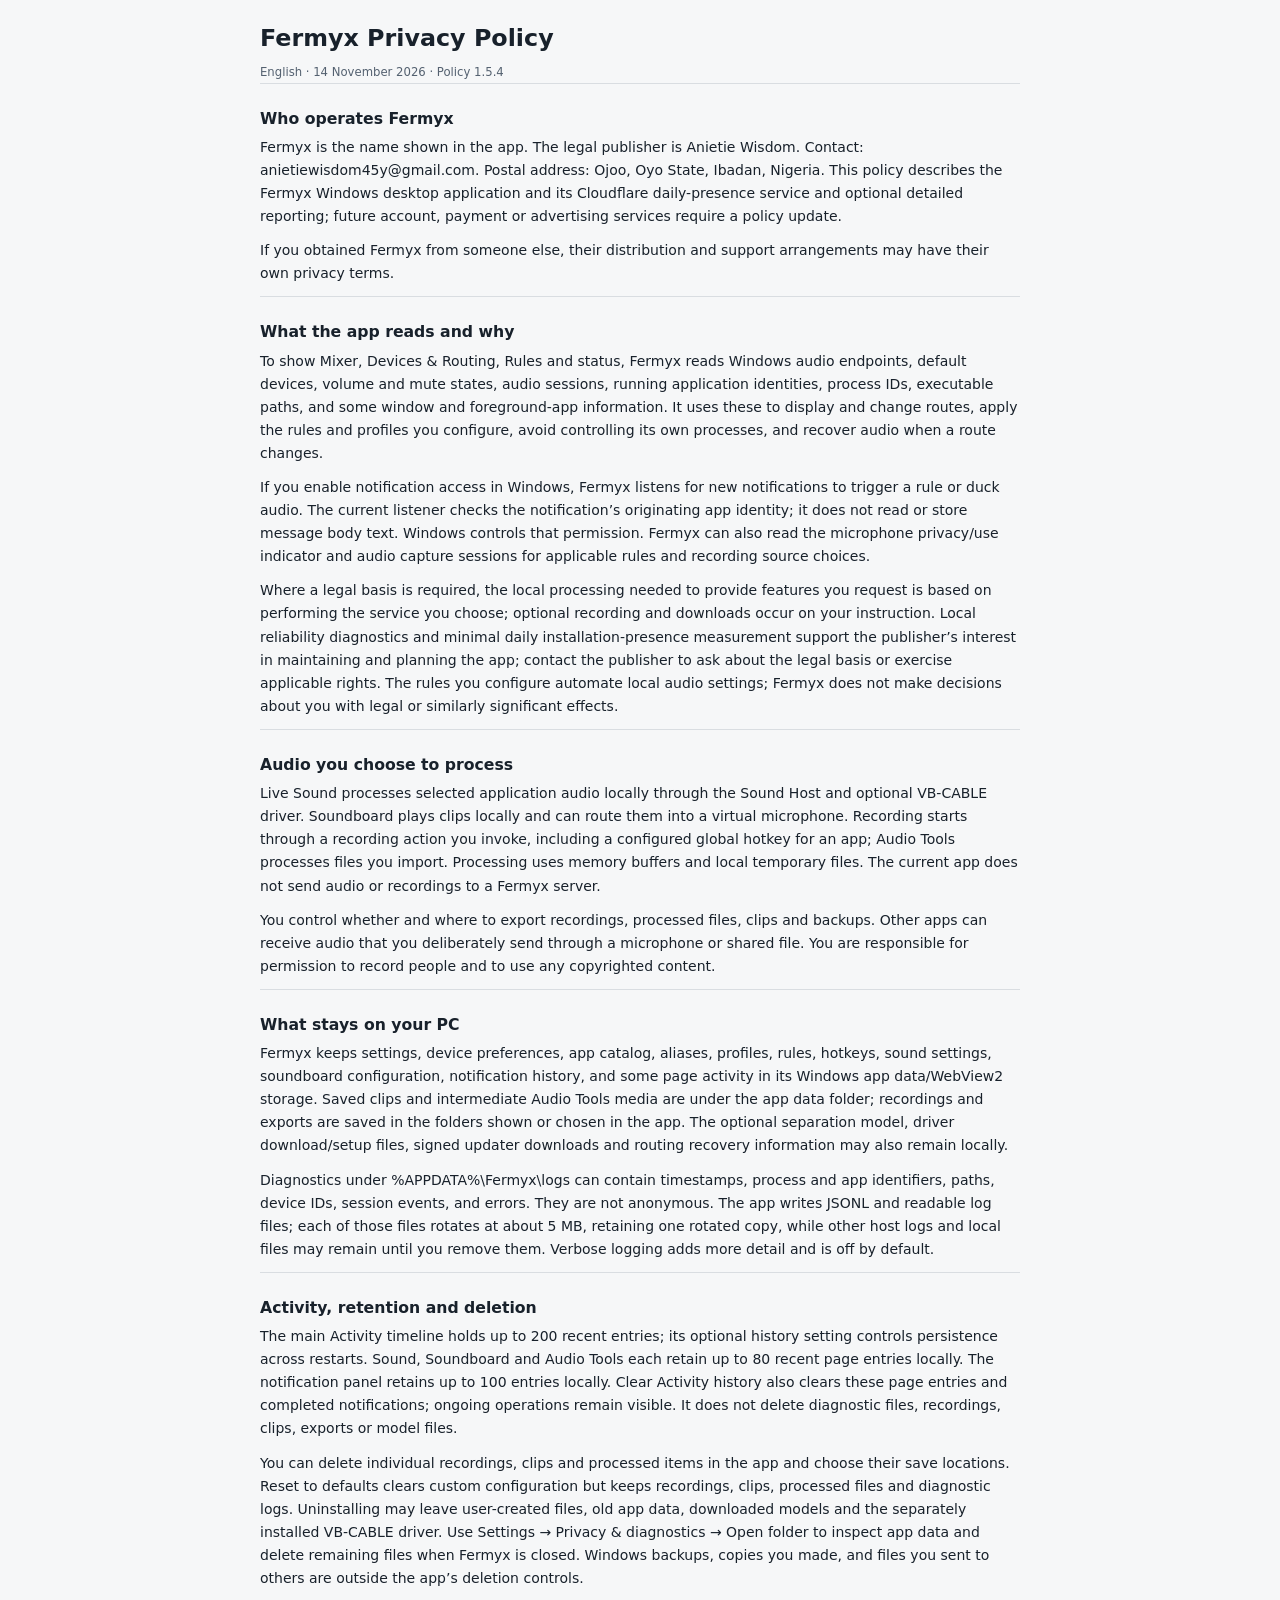
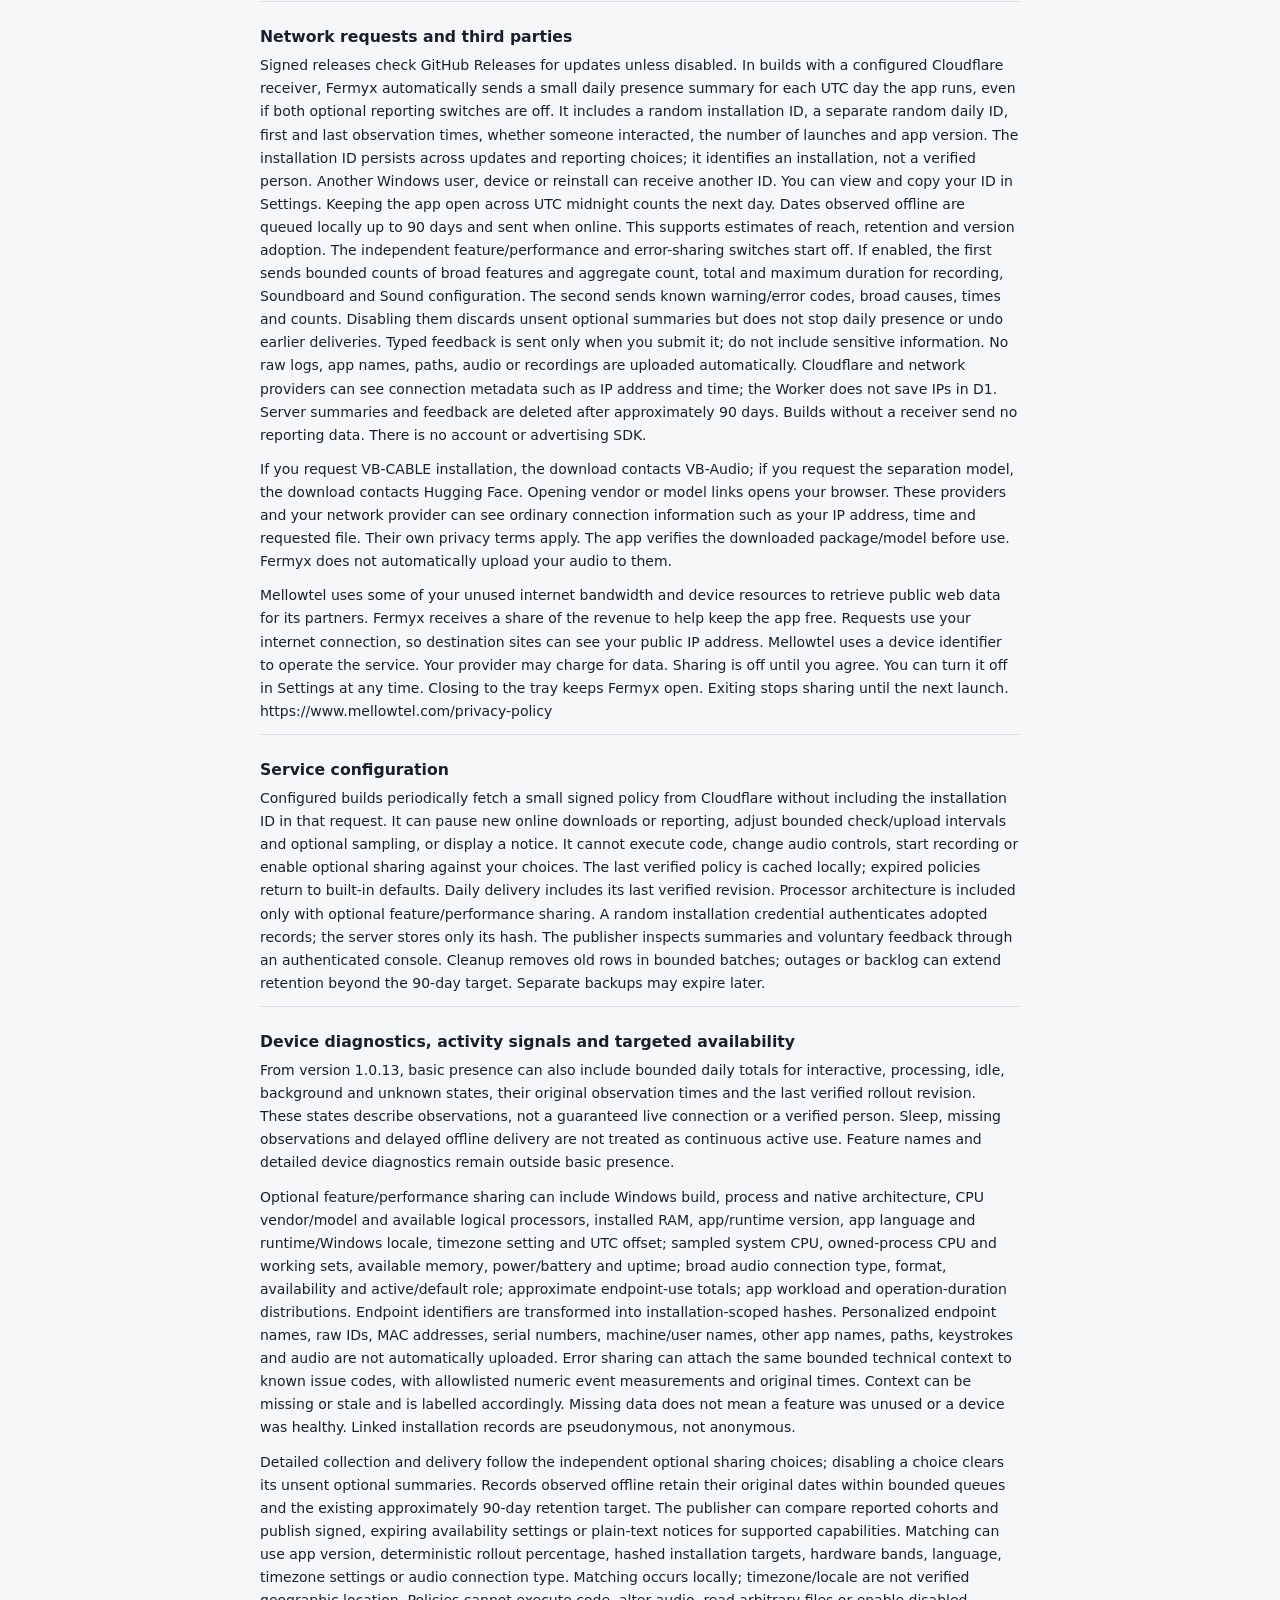
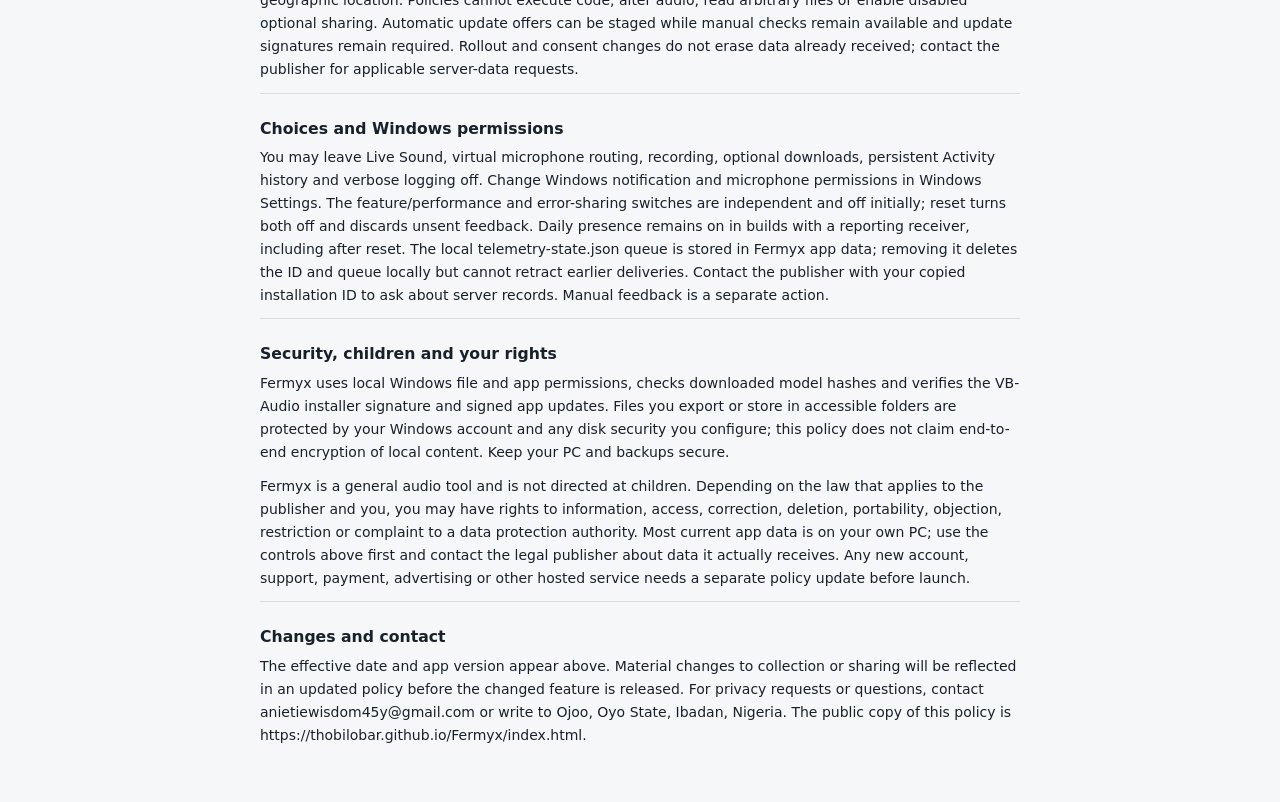
<file: privacy-policy.en.html>
<!doctype html>
<html lang="en"><head><meta name="fermyx-policy-version" content="1.5.4"><meta charset="utf-8"><meta name="viewport" content="width=device-width,initial-scale=1"><title>Fermyx Privacy Policy</title><style>
@font-face{font-family:"Fermyx Hindi";src:url("../fonts/fermyx-hi.woff2")}html:lang(hi){font-family:"Nirmala UI","Fermyx Hindi",system-ui,sans-serif}@font-face{font-family:"Fermyx Japanese";src:url("../fonts/fermyx-ja.woff2")}@font-face{font-family:"Fermyx Korean";src:url("../fonts/fermyx-ko.woff2")}html:lang(ja){font-family:"Yu Gothic UI","Meiryo","Fermyx Japanese",system-ui,sans-serif;line-break:strict}html:lang(ko){font-family:"Malgun Gothic","Fermyx Korean",system-ui,sans-serif;word-break:keep-all}:root{color-scheme:light dark;font-family:system-ui,Segoe UI,sans-serif;font-size:14px;line-height:1.65;background:#f6f7f8;color:#18212b}body{max-width:760px;margin:0 auto;padding:24px clamp(16px,5vw,36px) 44px}h1{font-size:1.7rem;line-height:1.2;margin:0 0 7px}h2{font-size:1.12rem;line-height:1.35;margin:24px 0 6px}p{margin:7px 0 11px;overflow-wrap:anywhere}small{color:#546170}aside{border-left:3px solid #b06700;padding:10px 13px;background:#fff4df;margin:20px 0}section{border-top:1px solid #d9dde1}::selection{background:#afddff}@media(prefers-color-scheme:dark){:root{background:#171a1e;color:#edf2f5}small{color:#a8b3bc}section{border-color:#384148}aside{background:#30271a;color:#ffe1a4}}
</style></head><body><main><h1>Fermyx Privacy Policy</h1><small>English · 14 November 2026 · Policy 1.5.4</small><section><h2>Who operates Fermyx</h2><p>Fermyx is the name shown in the app. The legal publisher is Anietie Wisdom. Contact: anietiewisdom45y@gmail.com. Postal address: Ojoo, Oyo State, Ibadan, Nigeria. This policy describes the Fermyx Windows desktop application and its Cloudflare daily-presence service and optional detailed reporting; future account, payment or advertising services require a policy update.</p><p>If you obtained Fermyx from someone else, their distribution and support arrangements may have their own privacy terms.</p></section>
<section><h2>What the app reads and why</h2><p>To show Mixer, Devices &amp; Routing, Rules and status, Fermyx reads Windows audio endpoints, default devices, volume and mute states, audio sessions, running application identities, process IDs, executable paths, and some window and foreground-app information. It uses these to display and change routes, apply the rules and profiles you configure, avoid controlling its own processes, and recover audio when a route changes.</p><p>If you enable notification access in Windows, Fermyx listens for new notifications to trigger a rule or duck audio. The current listener checks the notification’s originating app identity; it does not read or store message body text. Windows controls that permission. Fermyx can also read the microphone privacy/use indicator and audio capture sessions for applicable rules and recording source choices.</p><p>Where a legal basis is required, the local processing needed to provide features you request is based on performing the service you choose; optional recording and downloads occur on your instruction. Local reliability diagnostics and minimal daily installation-presence measurement support the publisher’s interest in maintaining and planning the app; contact the publisher to ask about the legal basis or exercise applicable rights. The rules you configure automate local audio settings; Fermyx does not make decisions about you with legal or similarly significant effects.</p></section>
<section><h2>Audio you choose to process</h2><p>Live Sound processes selected application audio locally through the Sound Host and optional VB-CABLE driver. Soundboard plays clips locally and can route them into a virtual microphone. Recording starts through a recording action you invoke, including a configured global hotkey for an app; Audio Tools processes files you import. Processing uses memory buffers and local temporary files. The current app does not send audio or recordings to a Fermyx server.</p><p>You control whether and where to export recordings, processed files, clips and backups. Other apps can receive audio that you deliberately send through a microphone or shared file. You are responsible for permission to record people and to use any copyrighted content.</p></section>
<section><h2>What stays on your PC</h2><p>Fermyx keeps settings, device preferences, app catalog, aliases, profiles, rules, hotkeys, sound settings, soundboard configuration, notification history, and some page activity in its Windows app data/WebView2 storage. Saved clips and intermediate Audio Tools media are under the app data folder; recordings and exports are saved in the folders shown or chosen in the app. The optional separation model, driver download/setup files, signed updater downloads and routing recovery information may also remain locally.</p><p>Diagnostics under %APPDATA%\Fermyx\logs can contain timestamps, process and app identifiers, paths, device IDs, session events, and errors. They are not anonymous. The app writes JSONL and readable log files; each of those files rotates at about 5 MB, retaining one rotated copy, while other host logs and local files may remain until you remove them. Verbose logging adds more detail and is off by default.</p></section>
<section><h2>Activity, retention and deletion</h2><p>The main Activity timeline holds up to 200 recent entries; its optional history setting controls persistence across restarts. Sound, Soundboard and Audio Tools each retain up to 80 recent page entries locally. The notification panel retains up to 100 entries locally. Clear Activity history also clears these page entries and completed notifications; ongoing operations remain visible. It does not delete diagnostic files, recordings, clips, exports or model files.</p><p>You can delete individual recordings, clips and processed items in the app and choose their save locations. Reset to defaults clears custom configuration but keeps recordings, clips, processed files and diagnostic logs. Uninstalling may leave user-created files, old app data, downloaded models and the separately installed VB-CABLE driver. Use Settings → Privacy &amp; diagnostics → Open folder to inspect app data and delete remaining files when Fermyx is closed. Windows backups, copies you made, and files you sent to others are outside the app’s deletion controls.</p></section>
<section><h2>Network requests and third parties</h2><p>Signed releases check GitHub Releases for updates unless disabled. In builds with a configured Cloudflare receiver, Fermyx automatically sends a small daily presence summary for each UTC day the app runs, even if both optional reporting switches are off. It includes a random installation ID, a separate random daily ID, first and last observation times, whether someone interacted, the number of launches and app version. The installation ID persists across updates and reporting choices; it identifies an installation, not a verified person. Another Windows user, device or reinstall can receive another ID. You can view and copy your ID in Settings. Keeping the app open across UTC midnight counts the next day. Dates observed offline are queued locally up to 90 days and sent when online. This supports estimates of reach, retention and version adoption. The independent feature/performance and error-sharing switches start off. If enabled, the first sends bounded counts of broad features and aggregate count, total and maximum duration for recording, Soundboard and Sound configuration. The second sends known warning/error codes, broad causes, times and counts. Disabling them discards unsent optional summaries but does not stop daily presence or undo earlier deliveries. Typed feedback is sent only when you submit it; do not include sensitive information. No raw logs, app names, paths, audio or recordings are uploaded automatically. Cloudflare and network providers can see connection metadata such as IP address and time; the Worker does not save IPs in D1. Server summaries and feedback are deleted after approximately 90 days. Builds without a receiver send no reporting data. There is no account or advertising SDK.</p><p>If you request VB-CABLE installation, the download contacts VB-Audio; if you request the separation model, the download contacts Hugging Face. Opening vendor or model links opens your browser. These providers and your network provider can see ordinary connection information such as your IP address, time and requested file. Their own privacy terms apply. The app verifies the downloaded package/model before use. Fermyx does not automatically upload your audio to them.</p><p>Mellowtel uses some of your unused internet bandwidth and device resources to retrieve public web data for its partners. Fermyx receives a share of the revenue to help keep the app free. Requests use your internet connection, so destination sites can see your public IP address. Mellowtel uses a device identifier to operate the service. Your provider may charge for data. Sharing is off until you agree. You can turn it off in Settings at any time. Closing to the tray keeps Fermyx open. Exiting stops sharing until the next launch. https://www.mellowtel.com/privacy-policy</p></section>
<section><h2>Service configuration</h2><p>Configured builds periodically fetch a small signed policy from Cloudflare without including the installation ID in that request. It can pause new online downloads or reporting, adjust bounded check/upload intervals and optional sampling, or display a notice. It cannot execute code, change audio controls, start recording or enable optional sharing against your choices. The last verified policy is cached locally; expired policies return to built-in defaults. Daily delivery includes its last verified revision. Processor architecture is included only with optional feature/performance sharing. A random installation credential authenticates adopted records; the server stores only its hash. The publisher inspects summaries and voluntary feedback through an authenticated console. Cleanup removes old rows in bounded batches; outages or backlog can extend retention beyond the 90-day target. Separate backups may expire later.</p></section>
<section><h2>Device diagnostics, activity signals and targeted availability</h2><p>From version 1.0.13, basic presence can also include bounded daily totals for interactive, processing, idle, background and unknown states, their original observation times and the last verified rollout revision. These states describe observations, not a guaranteed live connection or a verified person. Sleep, missing observations and delayed offline delivery are not treated as continuous active use. Feature names and detailed device diagnostics remain outside basic presence.</p><p>Optional feature/performance sharing can include Windows build, process and native architecture, CPU vendor/model and available logical processors, installed RAM, app/runtime version, app language and runtime/Windows locale, timezone setting and UTC offset; sampled system CPU, owned-process CPU and working sets, available memory, power/battery and uptime; broad audio connection type, format, availability and active/default role; approximate endpoint-use totals; app workload and operation-duration distributions. Endpoint identifiers are transformed into installation-scoped hashes. Personalized endpoint names, raw IDs, MAC addresses, serial numbers, machine/user names, other app names, paths, keystrokes and audio are not automatically uploaded. Error sharing can attach the same bounded technical context to known issue codes, with allowlisted numeric event measurements and original times. Context can be missing or stale and is labelled accordingly. Missing data does not mean a feature was unused or a device was healthy. Linked installation records are pseudonymous, not anonymous.</p><p>Detailed collection and delivery follow the independent optional sharing choices; disabling a choice clears its unsent optional summaries. Records observed offline retain their original dates within bounded queues and the existing approximately 90-day retention target. The publisher can compare reported cohorts and publish signed, expiring availability settings or plain-text notices for supported capabilities. Matching can use app version, deterministic rollout percentage, hashed installation targets, hardware bands, language, timezone settings or audio connection type. Matching occurs locally; timezone/locale are not verified geographic location. Policies cannot execute code, alter audio, read arbitrary files or enable disabled optional sharing. Automatic update offers can be staged while manual checks remain available and update signatures remain required. Rollout and consent changes do not erase data already received; contact the publisher for applicable server-data requests.</p></section>
<section><h2>Choices and Windows permissions</h2><p>You may leave Live Sound, virtual microphone routing, recording, optional downloads, persistent Activity history and verbose logging off. Change Windows notification and microphone permissions in Windows Settings. The feature/performance and error-sharing switches are independent and off initially; reset turns both off and discards unsent feedback. Daily presence remains on in builds with a reporting receiver, including after reset. The local telemetry-state.json queue is stored in Fermyx app data; removing it deletes the ID and queue locally but cannot retract earlier deliveries. Contact the publisher with your copied installation ID to ask about server records. Manual feedback is a separate action.</p></section>
<section><h2>Security, children and your rights</h2><p>Fermyx uses local Windows file and app permissions, checks downloaded model hashes and verifies the VB-Audio installer signature and signed app updates. Files you export or store in accessible folders are protected by your Windows account and any disk security you configure; this policy does not claim end-to-end encryption of local content. Keep your PC and backups secure.</p><p>Fermyx is a general audio tool and is not directed at children. Depending on the law that applies to the publisher and you, you may have rights to information, access, correction, deletion, portability, objection, restriction or complaint to a data protection authority. Most current app data is on your own PC; use the controls above first and contact the legal publisher about data it actually receives. Any new account, support, payment, advertising or other hosted service needs a separate policy update before launch.</p></section>
<section><h2>Changes and contact</h2><p>The effective date and app version appear above. Material changes to collection or sharing will be reflected in an updated policy before the changed feature is released. For privacy requests or questions, contact anietiewisdom45y@gmail.com or write to Ojoo, Oyo State, Ibadan, Nigeria. The public copy of this policy is https://thobilobar.github.io/Fermyx/index.html.</p></section></main></body></html>
</file>
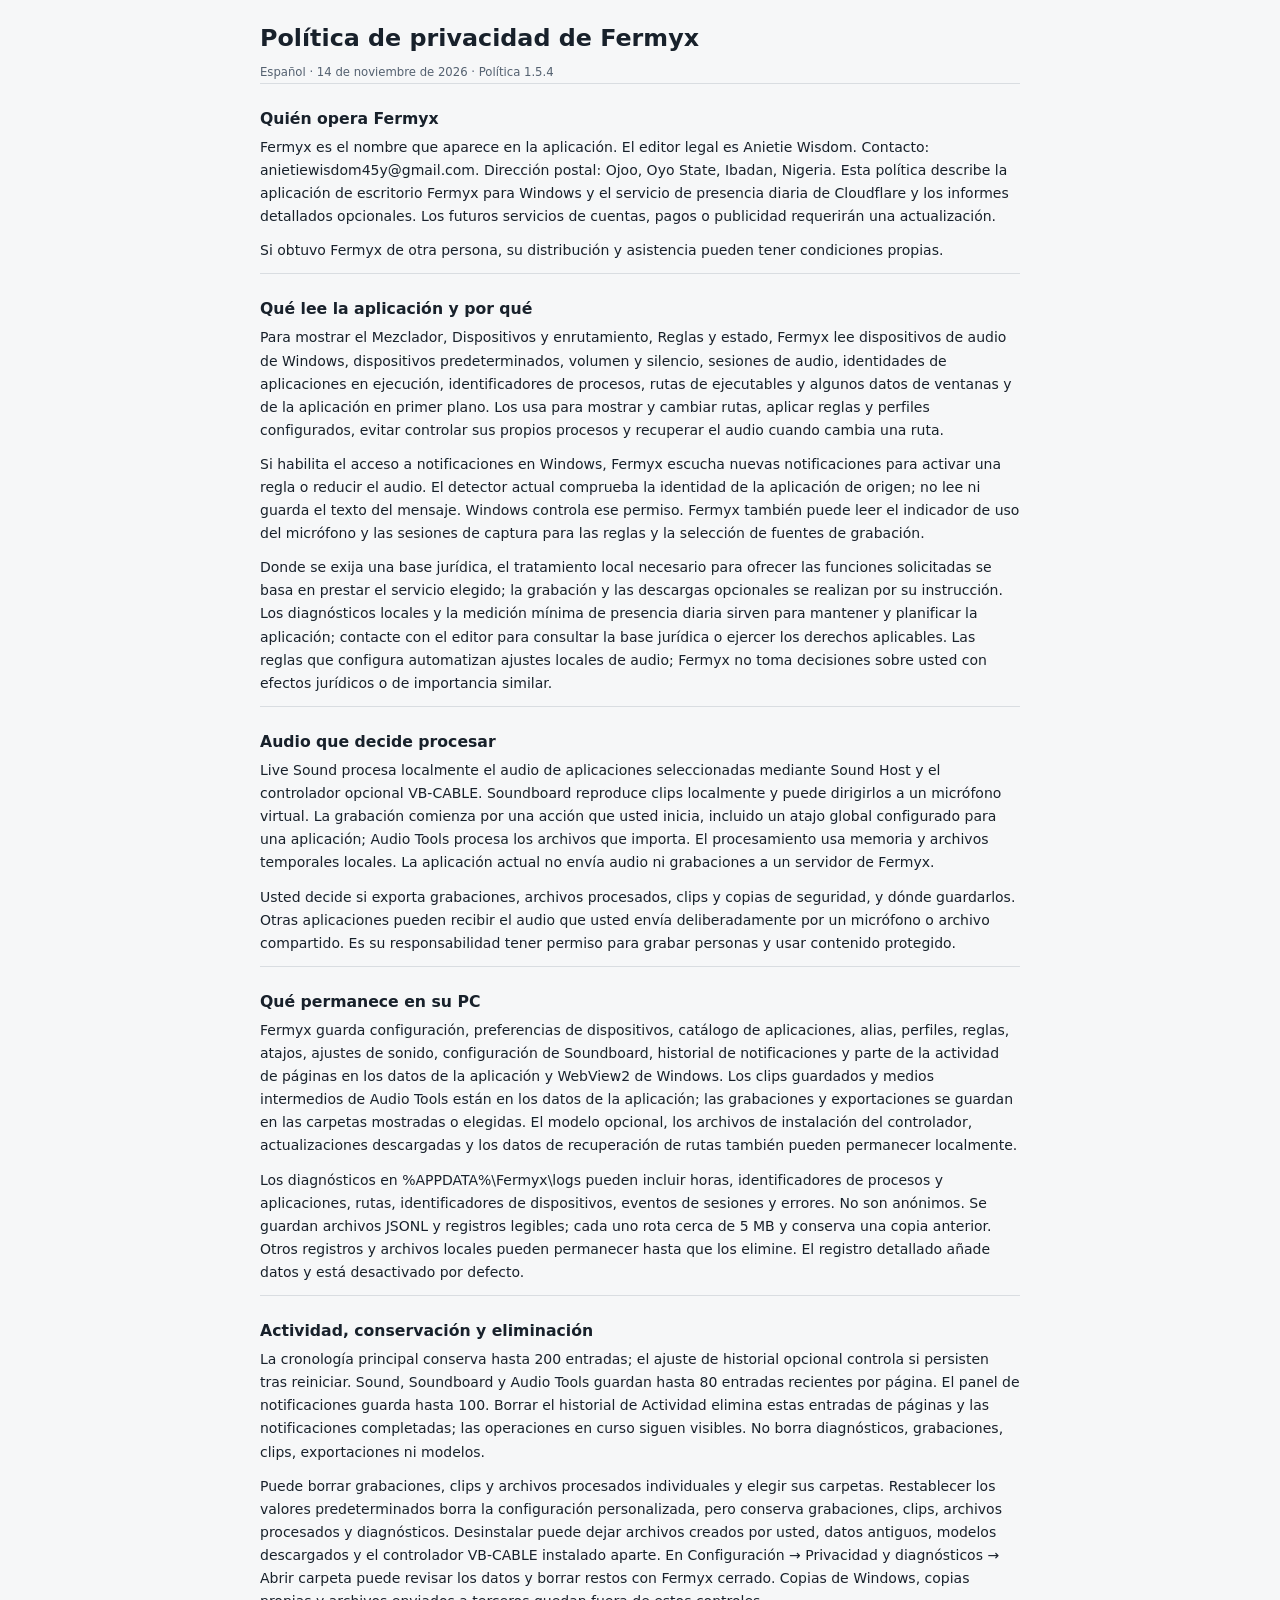
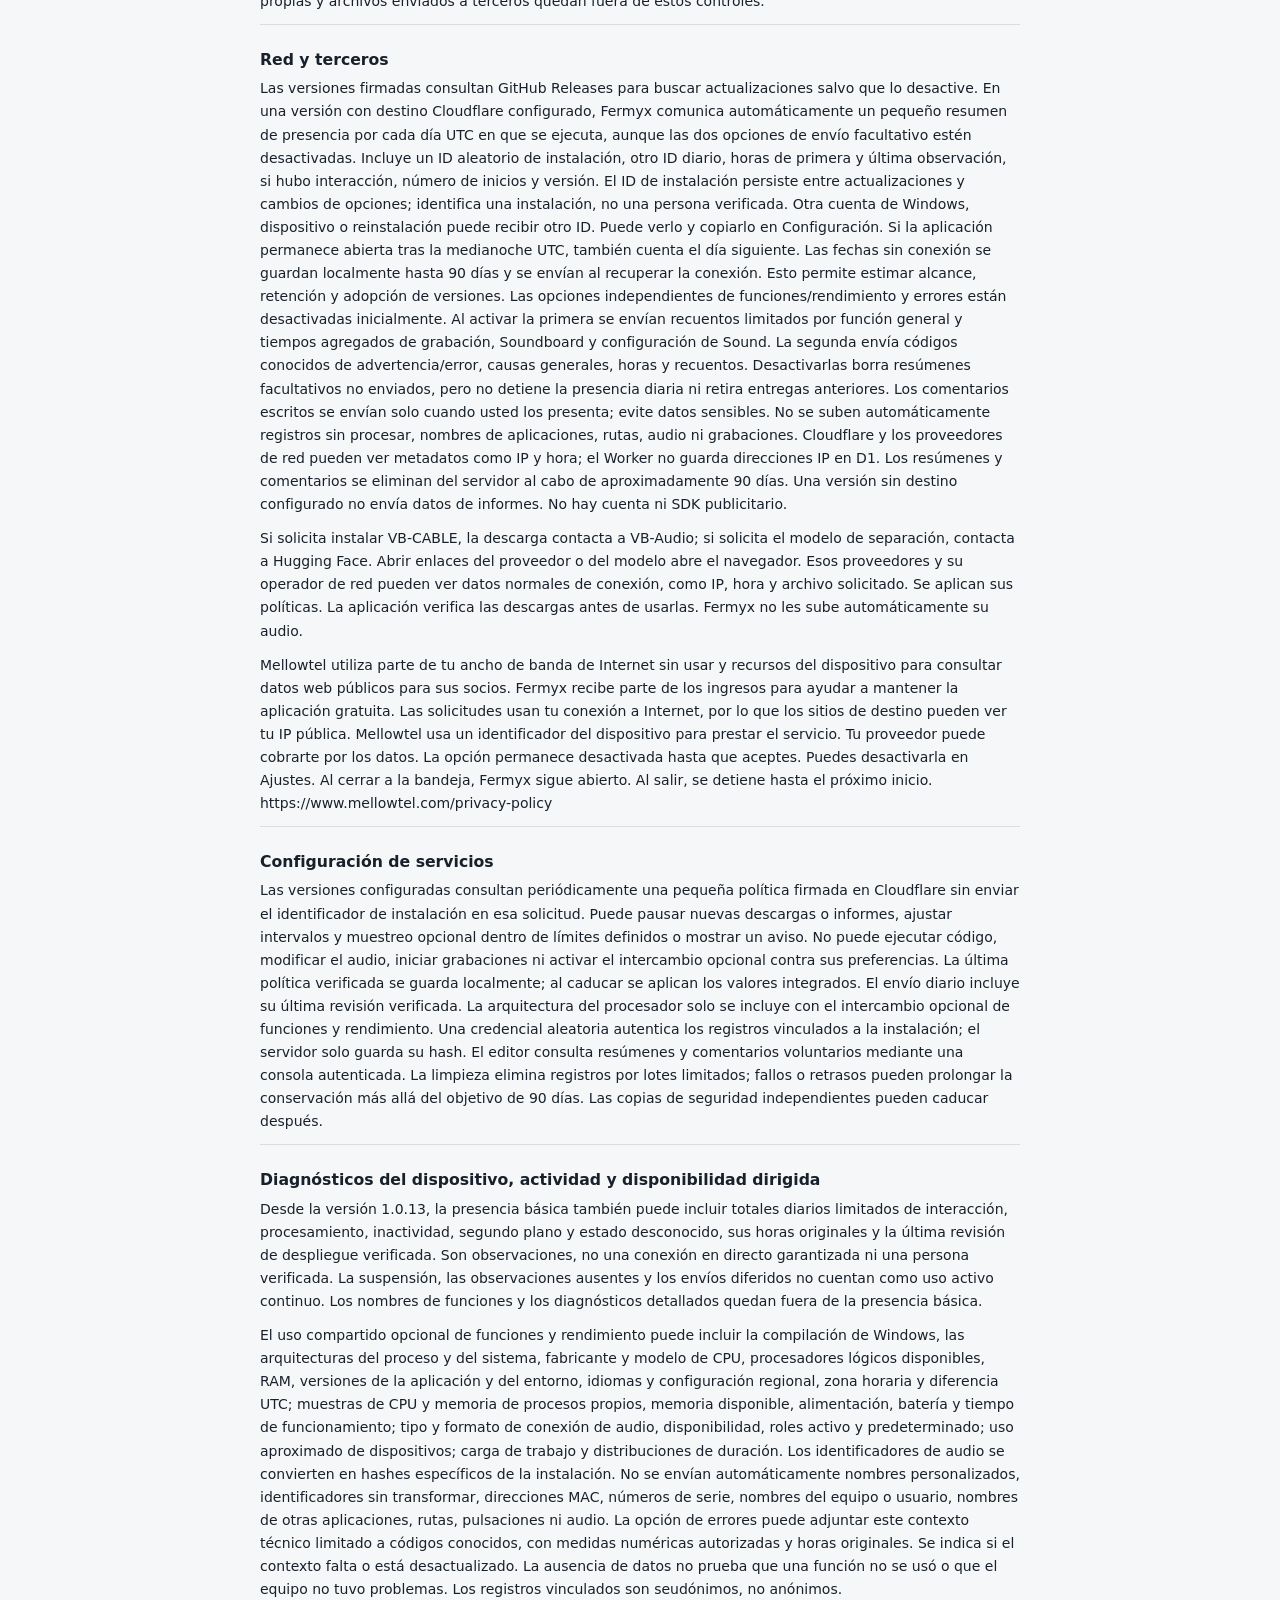
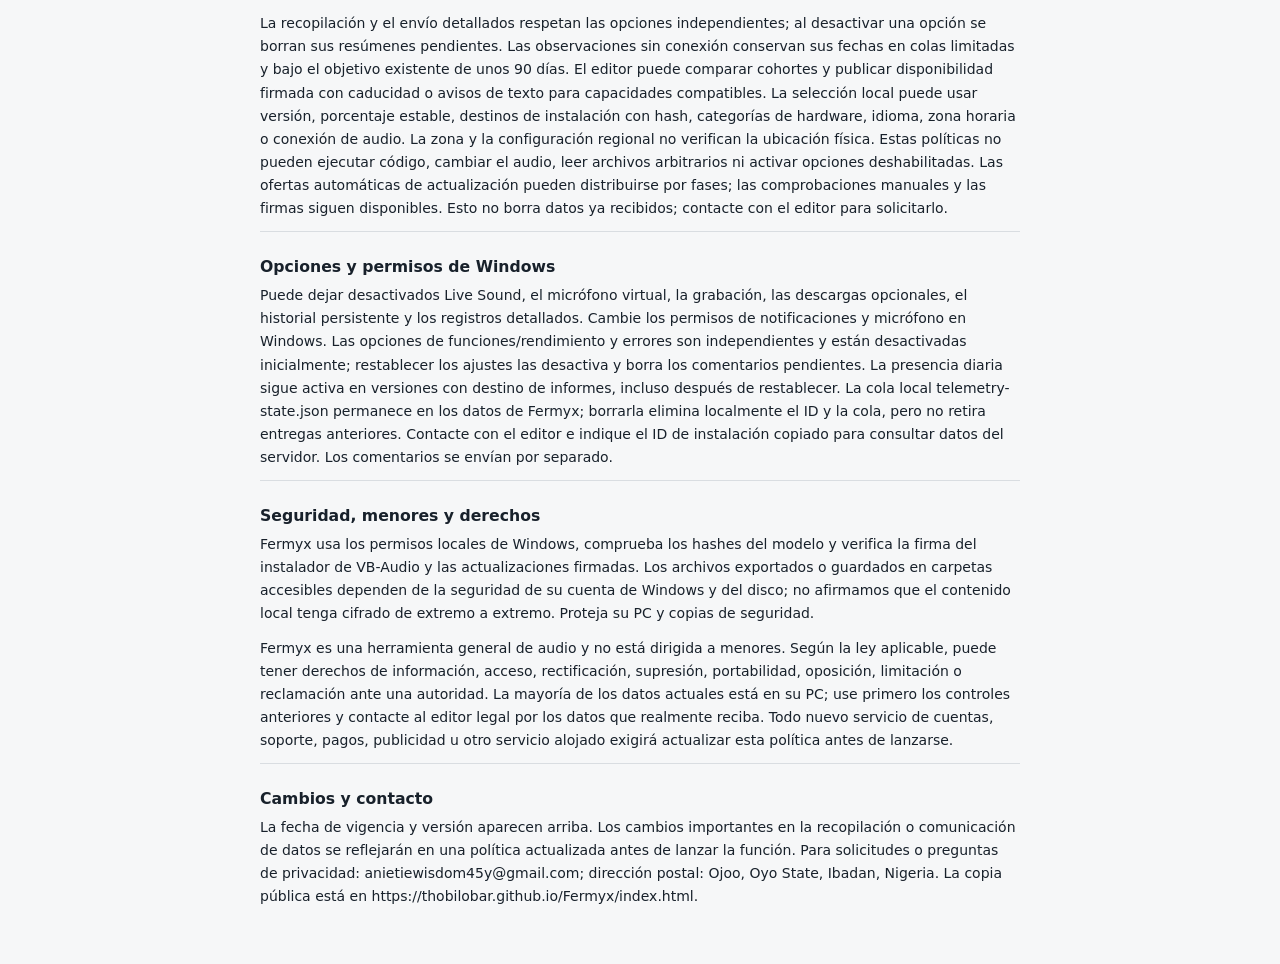
<file: privacy-policy.es.html>
<!doctype html>
<html lang="es"><head><meta name="fermyx-policy-version" content="1.5.4"><meta charset="utf-8"><meta name="viewport" content="width=device-width,initial-scale=1"><title>Política de privacidad de Fermyx</title><style>
@font-face{font-family:"Fermyx Hindi";src:url("../fonts/fermyx-hi.woff2")}html:lang(hi){font-family:"Nirmala UI","Fermyx Hindi",system-ui,sans-serif}@font-face{font-family:"Fermyx Japanese";src:url("../fonts/fermyx-ja.woff2")}@font-face{font-family:"Fermyx Korean";src:url("../fonts/fermyx-ko.woff2")}html:lang(ja){font-family:"Yu Gothic UI","Meiryo","Fermyx Japanese",system-ui,sans-serif;line-break:strict}html:lang(ko){font-family:"Malgun Gothic","Fermyx Korean",system-ui,sans-serif;word-break:keep-all}:root{color-scheme:light dark;font-family:system-ui,Segoe UI,sans-serif;font-size:14px;line-height:1.65;background:#f6f7f8;color:#18212b}body{max-width:760px;margin:0 auto;padding:24px clamp(16px,5vw,36px) 44px}h1{font-size:1.7rem;line-height:1.2;margin:0 0 7px}h2{font-size:1.12rem;line-height:1.35;margin:24px 0 6px}p{margin:7px 0 11px;overflow-wrap:anywhere}small{color:#546170}aside{border-left:3px solid #b06700;padding:10px 13px;background:#fff4df;margin:20px 0}section{border-top:1px solid #d9dde1}::selection{background:#afddff}@media(prefers-color-scheme:dark){:root{background:#171a1e;color:#edf2f5}small{color:#a8b3bc}section{border-color:#384148}aside{background:#30271a;color:#ffe1a4}}
</style></head><body><main><h1>Política de privacidad de Fermyx</h1><small>Español · 14 de noviembre de 2026 · Política 1.5.4</small><section><h2>Quién opera Fermyx</h2><p>Fermyx es el nombre que aparece en la aplicación. El editor legal es Anietie Wisdom. Contacto: anietiewisdom45y@gmail.com. Dirección postal: Ojoo, Oyo State, Ibadan, Nigeria. Esta política describe la aplicación de escritorio Fermyx para Windows y el servicio de presencia diaria de Cloudflare y los informes detallados opcionales. Los futuros servicios de cuentas, pagos o publicidad requerirán una actualización.</p><p>Si obtuvo Fermyx de otra persona, su distribución y asistencia pueden tener condiciones propias.</p></section>
<section><h2>Qué lee la aplicación y por qué</h2><p>Para mostrar el Mezclador, Dispositivos y enrutamiento, Reglas y estado, Fermyx lee dispositivos de audio de Windows, dispositivos predeterminados, volumen y silencio, sesiones de audio, identidades de aplicaciones en ejecución, identificadores de procesos, rutas de ejecutables y algunos datos de ventanas y de la aplicación en primer plano. Los usa para mostrar y cambiar rutas, aplicar reglas y perfiles configurados, evitar controlar sus propios procesos y recuperar el audio cuando cambia una ruta.</p><p>Si habilita el acceso a notificaciones en Windows, Fermyx escucha nuevas notificaciones para activar una regla o reducir el audio. El detector actual comprueba la identidad de la aplicación de origen; no lee ni guarda el texto del mensaje. Windows controla ese permiso. Fermyx también puede leer el indicador de uso del micrófono y las sesiones de captura para las reglas y la selección de fuentes de grabación.</p><p>Donde se exija una base jurídica, el tratamiento local necesario para ofrecer las funciones solicitadas se basa en prestar el servicio elegido; la grabación y las descargas opcionales se realizan por su instrucción. Los diagnósticos locales y la medición mínima de presencia diaria sirven para mantener y planificar la aplicación; contacte con el editor para consultar la base jurídica o ejercer los derechos aplicables. Las reglas que configura automatizan ajustes locales de audio; Fermyx no toma decisiones sobre usted con efectos jurídicos o de importancia similar.</p></section>
<section><h2>Audio que decide procesar</h2><p>Live Sound procesa localmente el audio de aplicaciones seleccionadas mediante Sound Host y el controlador opcional VB-CABLE. Soundboard reproduce clips localmente y puede dirigirlos a un micrófono virtual. La grabación comienza por una acción que usted inicia, incluido un atajo global configurado para una aplicación; Audio Tools procesa los archivos que importa. El procesamiento usa memoria y archivos temporales locales. La aplicación actual no envía audio ni grabaciones a un servidor de Fermyx.</p><p>Usted decide si exporta grabaciones, archivos procesados, clips y copias de seguridad, y dónde guardarlos. Otras aplicaciones pueden recibir el audio que usted envía deliberadamente por un micrófono o archivo compartido. Es su responsabilidad tener permiso para grabar personas y usar contenido protegido.</p></section>
<section><h2>Qué permanece en su PC</h2><p>Fermyx guarda configuración, preferencias de dispositivos, catálogo de aplicaciones, alias, perfiles, reglas, atajos, ajustes de sonido, configuración de Soundboard, historial de notificaciones y parte de la actividad de páginas en los datos de la aplicación y WebView2 de Windows. Los clips guardados y medios intermedios de Audio Tools están en los datos de la aplicación; las grabaciones y exportaciones se guardan en las carpetas mostradas o elegidas. El modelo opcional, los archivos de instalación del controlador, actualizaciones descargadas y los datos de recuperación de rutas también pueden permanecer localmente.</p><p>Los diagnósticos en %APPDATA%\Fermyx\logs pueden incluir horas, identificadores de procesos y aplicaciones, rutas, identificadores de dispositivos, eventos de sesiones y errores. No son anónimos. Se guardan archivos JSONL y registros legibles; cada uno rota cerca de 5 MB y conserva una copia anterior. Otros registros y archivos locales pueden permanecer hasta que los elimine. El registro detallado añade datos y está desactivado por defecto.</p></section>
<section><h2>Actividad, conservación y eliminación</h2><p>La cronología principal conserva hasta 200 entradas; el ajuste de historial opcional controla si persisten tras reiniciar. Sound, Soundboard y Audio Tools guardan hasta 80 entradas recientes por página. El panel de notificaciones guarda hasta 100. Borrar el historial de Actividad elimina estas entradas de páginas y las notificaciones completadas; las operaciones en curso siguen visibles. No borra diagnósticos, grabaciones, clips, exportaciones ni modelos.</p><p>Puede borrar grabaciones, clips y archivos procesados individuales y elegir sus carpetas. Restablecer los valores predeterminados borra la configuración personalizada, pero conserva grabaciones, clips, archivos procesados y diagnósticos. Desinstalar puede dejar archivos creados por usted, datos antiguos, modelos descargados y el controlador VB-CABLE instalado aparte. En Configuración → Privacidad y diagnósticos → Abrir carpeta puede revisar los datos y borrar restos con Fermyx cerrado. Copias de Windows, copias propias y archivos enviados a terceros quedan fuera de estos controles.</p></section>
<section><h2>Red y terceros</h2><p>Las versiones firmadas consultan GitHub Releases para buscar actualizaciones salvo que lo desactive. En una versión con destino Cloudflare configurado, Fermyx comunica automáticamente un pequeño resumen de presencia por cada día UTC en que se ejecuta, aunque las dos opciones de envío facultativo estén desactivadas. Incluye un ID aleatorio de instalación, otro ID diario, horas de primera y última observación, si hubo interacción, número de inicios y versión. El ID de instalación persiste entre actualizaciones y cambios de opciones; identifica una instalación, no una persona verificada. Otra cuenta de Windows, dispositivo o reinstalación puede recibir otro ID. Puede verlo y copiarlo en Configuración. Si la aplicación permanece abierta tras la medianoche UTC, también cuenta el día siguiente. Las fechas sin conexión se guardan localmente hasta 90 días y se envían al recuperar la conexión. Esto permite estimar alcance, retención y adopción de versiones. Las opciones independientes de funciones/rendimiento y errores están desactivadas inicialmente. Al activar la primera se envían recuentos limitados por función general y tiempos agregados de grabación, Soundboard y configuración de Sound. La segunda envía códigos conocidos de advertencia/error, causas generales, horas y recuentos. Desactivarlas borra resúmenes facultativos no enviados, pero no detiene la presencia diaria ni retira entregas anteriores. Los comentarios escritos se envían solo cuando usted los presenta; evite datos sensibles. No se suben automáticamente registros sin procesar, nombres de aplicaciones, rutas, audio ni grabaciones. Cloudflare y los proveedores de red pueden ver metadatos como IP y hora; el Worker no guarda direcciones IP en D1. Los resúmenes y comentarios se eliminan del servidor al cabo de aproximadamente 90 días. Una versión sin destino configurado no envía datos de informes. No hay cuenta ni SDK publicitario.</p><p>Si solicita instalar VB-CABLE, la descarga contacta a VB-Audio; si solicita el modelo de separación, contacta a Hugging Face. Abrir enlaces del proveedor o del modelo abre el navegador. Esos proveedores y su operador de red pueden ver datos normales de conexión, como IP, hora y archivo solicitado. Se aplican sus políticas. La aplicación verifica las descargas antes de usarlas. Fermyx no les sube automáticamente su audio.</p><p>Mellowtel utiliza parte de tu ancho de banda de Internet sin usar y recursos del dispositivo para consultar datos web públicos para sus socios. Fermyx recibe parte de los ingresos para ayudar a mantener la aplicación gratuita. Las solicitudes usan tu conexión a Internet, por lo que los sitios de destino pueden ver tu IP pública. Mellowtel usa un identificador del dispositivo para prestar el servicio. Tu proveedor puede cobrarte por los datos. La opción permanece desactivada hasta que aceptes. Puedes desactivarla en Ajustes. Al cerrar a la bandeja, Fermyx sigue abierto. Al salir, se detiene hasta el próximo inicio. https://www.mellowtel.com/privacy-policy</p></section>
<section><h2>Configuración de servicios</h2><p>Las versiones configuradas consultan periódicamente una pequeña política firmada en Cloudflare sin enviar el identificador de instalación en esa solicitud. Puede pausar nuevas descargas o informes, ajustar intervalos y muestreo opcional dentro de límites definidos o mostrar un aviso. No puede ejecutar código, modificar el audio, iniciar grabaciones ni activar el intercambio opcional contra sus preferencias. La última política verificada se guarda localmente; al caducar se aplican los valores integrados. El envío diario incluye su última revisión verificada. La arquitectura del procesador solo se incluye con el intercambio opcional de funciones y rendimiento. Una credencial aleatoria autentica los registros vinculados a la instalación; el servidor solo guarda su hash. El editor consulta resúmenes y comentarios voluntarios mediante una consola autenticada. La limpieza elimina registros por lotes limitados; fallos o retrasos pueden prolongar la conservación más allá del objetivo de 90 días. Las copias de seguridad independientes pueden caducar después.</p></section>
<section><h2>Diagnósticos del dispositivo, actividad y disponibilidad dirigida</h2><p>Desde la versión 1.0.13, la presencia básica también puede incluir totales diarios limitados de interacción, procesamiento, inactividad, segundo plano y estado desconocido, sus horas originales y la última revisión de despliegue verificada. Son observaciones, no una conexión en directo garantizada ni una persona verificada. La suspensión, las observaciones ausentes y los envíos diferidos no cuentan como uso activo continuo. Los nombres de funciones y los diagnósticos detallados quedan fuera de la presencia básica.</p><p>El uso compartido opcional de funciones y rendimiento puede incluir la compilación de Windows, las arquitecturas del proceso y del sistema, fabricante y modelo de CPU, procesadores lógicos disponibles, RAM, versiones de la aplicación y del entorno, idiomas y configuración regional, zona horaria y diferencia UTC; muestras de CPU y memoria de procesos propios, memoria disponible, alimentación, batería y tiempo de funcionamiento; tipo y formato de conexión de audio, disponibilidad, roles activo y predeterminado; uso aproximado de dispositivos; carga de trabajo y distribuciones de duración. Los identificadores de audio se convierten en hashes específicos de la instalación. No se envían automáticamente nombres personalizados, identificadores sin transformar, direcciones MAC, números de serie, nombres del equipo o usuario, nombres de otras aplicaciones, rutas, pulsaciones ni audio. La opción de errores puede adjuntar este contexto técnico limitado a códigos conocidos, con medidas numéricas autorizadas y horas originales. Se indica si el contexto falta o está desactualizado. La ausencia de datos no prueba que una función no se usó o que el equipo no tuvo problemas. Los registros vinculados son seudónimos, no anónimos.</p><p>La recopilación y el envío detallados respetan las opciones independientes; al desactivar una opción se borran sus resúmenes pendientes. Las observaciones sin conexión conservan sus fechas en colas limitadas y bajo el objetivo existente de unos 90 días. El editor puede comparar cohortes y publicar disponibilidad firmada con caducidad o avisos de texto para capacidades compatibles. La selección local puede usar versión, porcentaje estable, destinos de instalación con hash, categorías de hardware, idioma, zona horaria o conexión de audio. La zona y la configuración regional no verifican la ubicación física. Estas políticas no pueden ejecutar código, cambiar el audio, leer archivos arbitrarios ni activar opciones deshabilitadas. Las ofertas automáticas de actualización pueden distribuirse por fases; las comprobaciones manuales y las firmas siguen disponibles. Esto no borra datos ya recibidos; contacte con el editor para solicitarlo.</p></section>
<section><h2>Opciones y permisos de Windows</h2><p>Puede dejar desactivados Live Sound, el micrófono virtual, la grabación, las descargas opcionales, el historial persistente y los registros detallados. Cambie los permisos de notificaciones y micrófono en Windows. Las opciones de funciones/rendimiento y errores son independientes y están desactivadas inicialmente; restablecer los ajustes las desactiva y borra los comentarios pendientes. La presencia diaria sigue activa en versiones con destino de informes, incluso después de restablecer. La cola local telemetry-state.json permanece en los datos de Fermyx; borrarla elimina localmente el ID y la cola, pero no retira entregas anteriores. Contacte con el editor e indique el ID de instalación copiado para consultar datos del servidor. Los comentarios se envían por separado.</p></section>
<section><h2>Seguridad, menores y derechos</h2><p>Fermyx usa los permisos locales de Windows, comprueba los hashes del modelo y verifica la firma del instalador de VB-Audio y las actualizaciones firmadas. Los archivos exportados o guardados en carpetas accesibles dependen de la seguridad de su cuenta de Windows y del disco; no afirmamos que el contenido local tenga cifrado de extremo a extremo. Proteja su PC y copias de seguridad.</p><p>Fermyx es una herramienta general de audio y no está dirigida a menores. Según la ley aplicable, puede tener derechos de información, acceso, rectificación, supresión, portabilidad, oposición, limitación o reclamación ante una autoridad. La mayoría de los datos actuales está en su PC; use primero los controles anteriores y contacte al editor legal por los datos que realmente reciba. Todo nuevo servicio de cuentas, soporte, pagos, publicidad u otro servicio alojado exigirá actualizar esta política antes de lanzarse.</p></section>
<section><h2>Cambios y contacto</h2><p>La fecha de vigencia y versión aparecen arriba. Los cambios importantes en la recopilación o comunicación de datos se reflejarán en una política actualizada antes de lanzar la función. Para solicitudes o preguntas de privacidad: anietiewisdom45y@gmail.com; dirección postal: Ojoo, Oyo State, Ibadan, Nigeria. La copia pública está en https://thobilobar.github.io/Fermyx/index.html.</p></section></main></body></html>
</file>
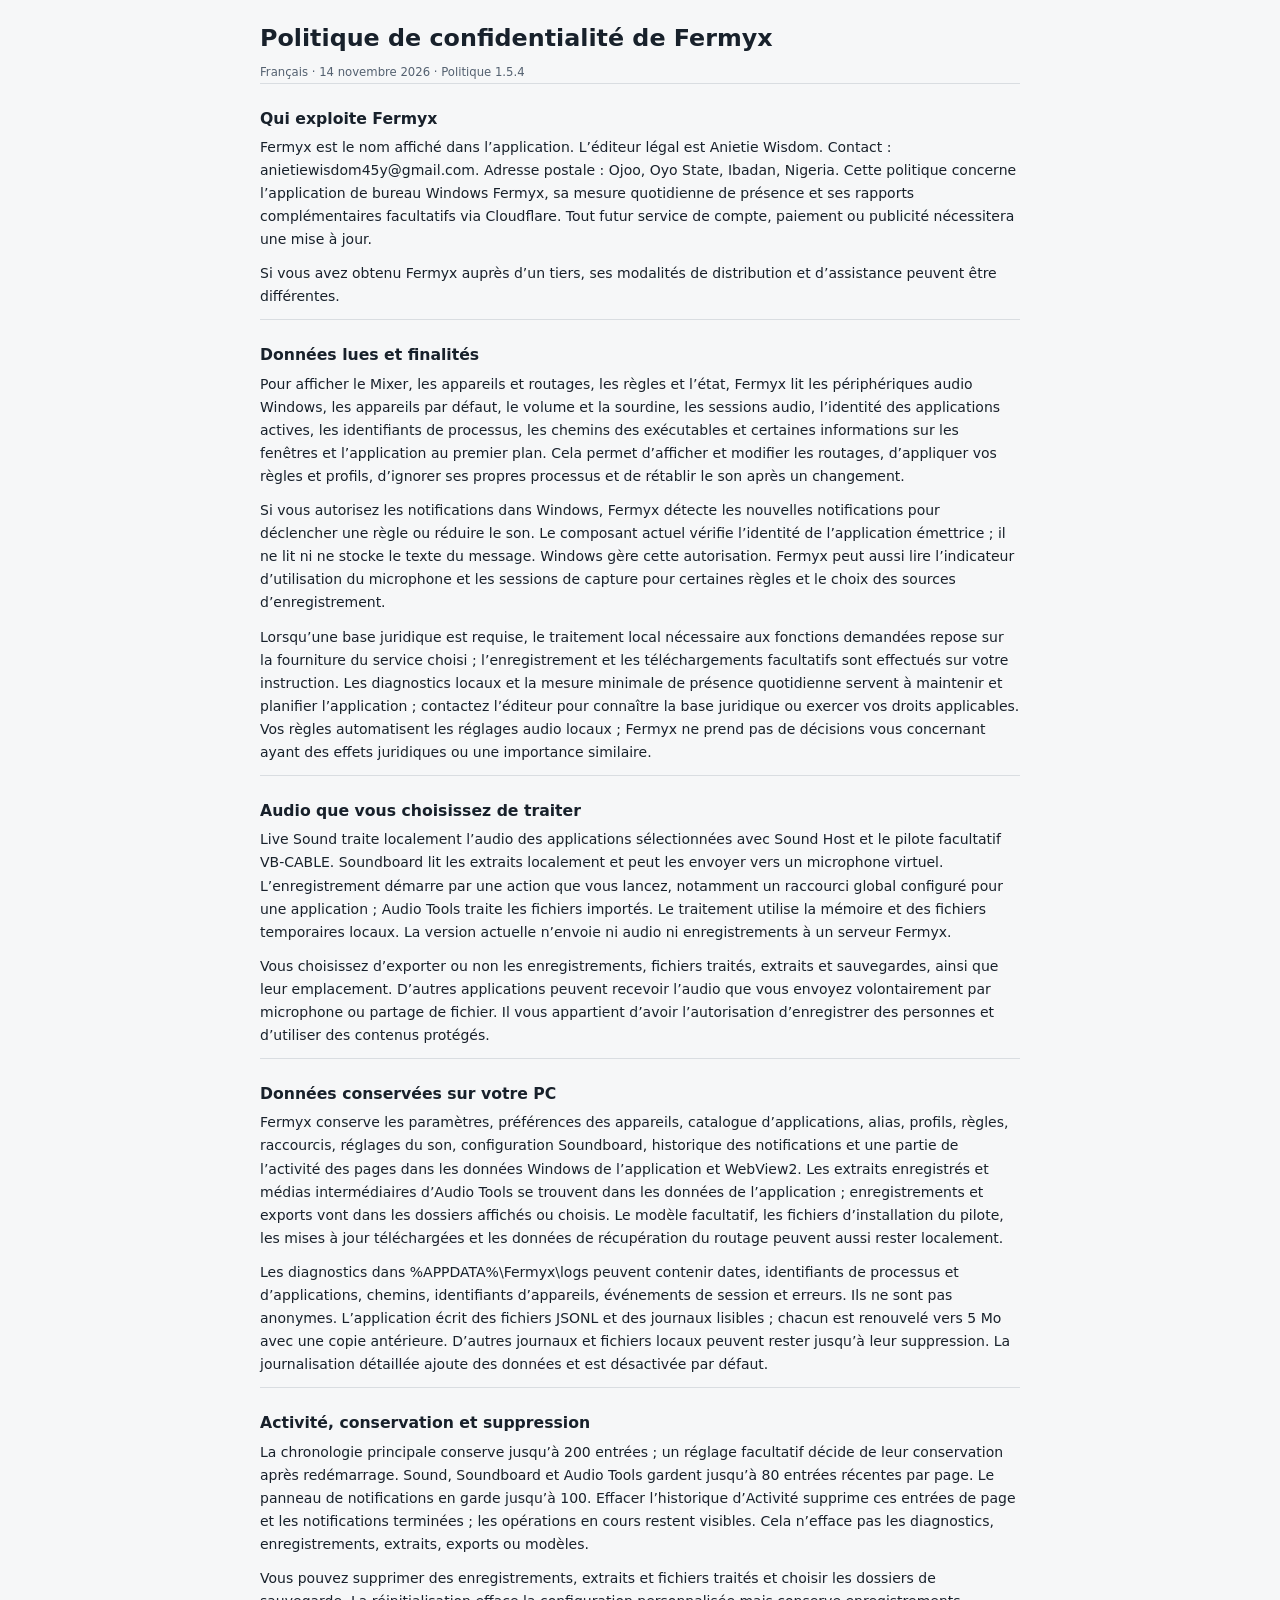
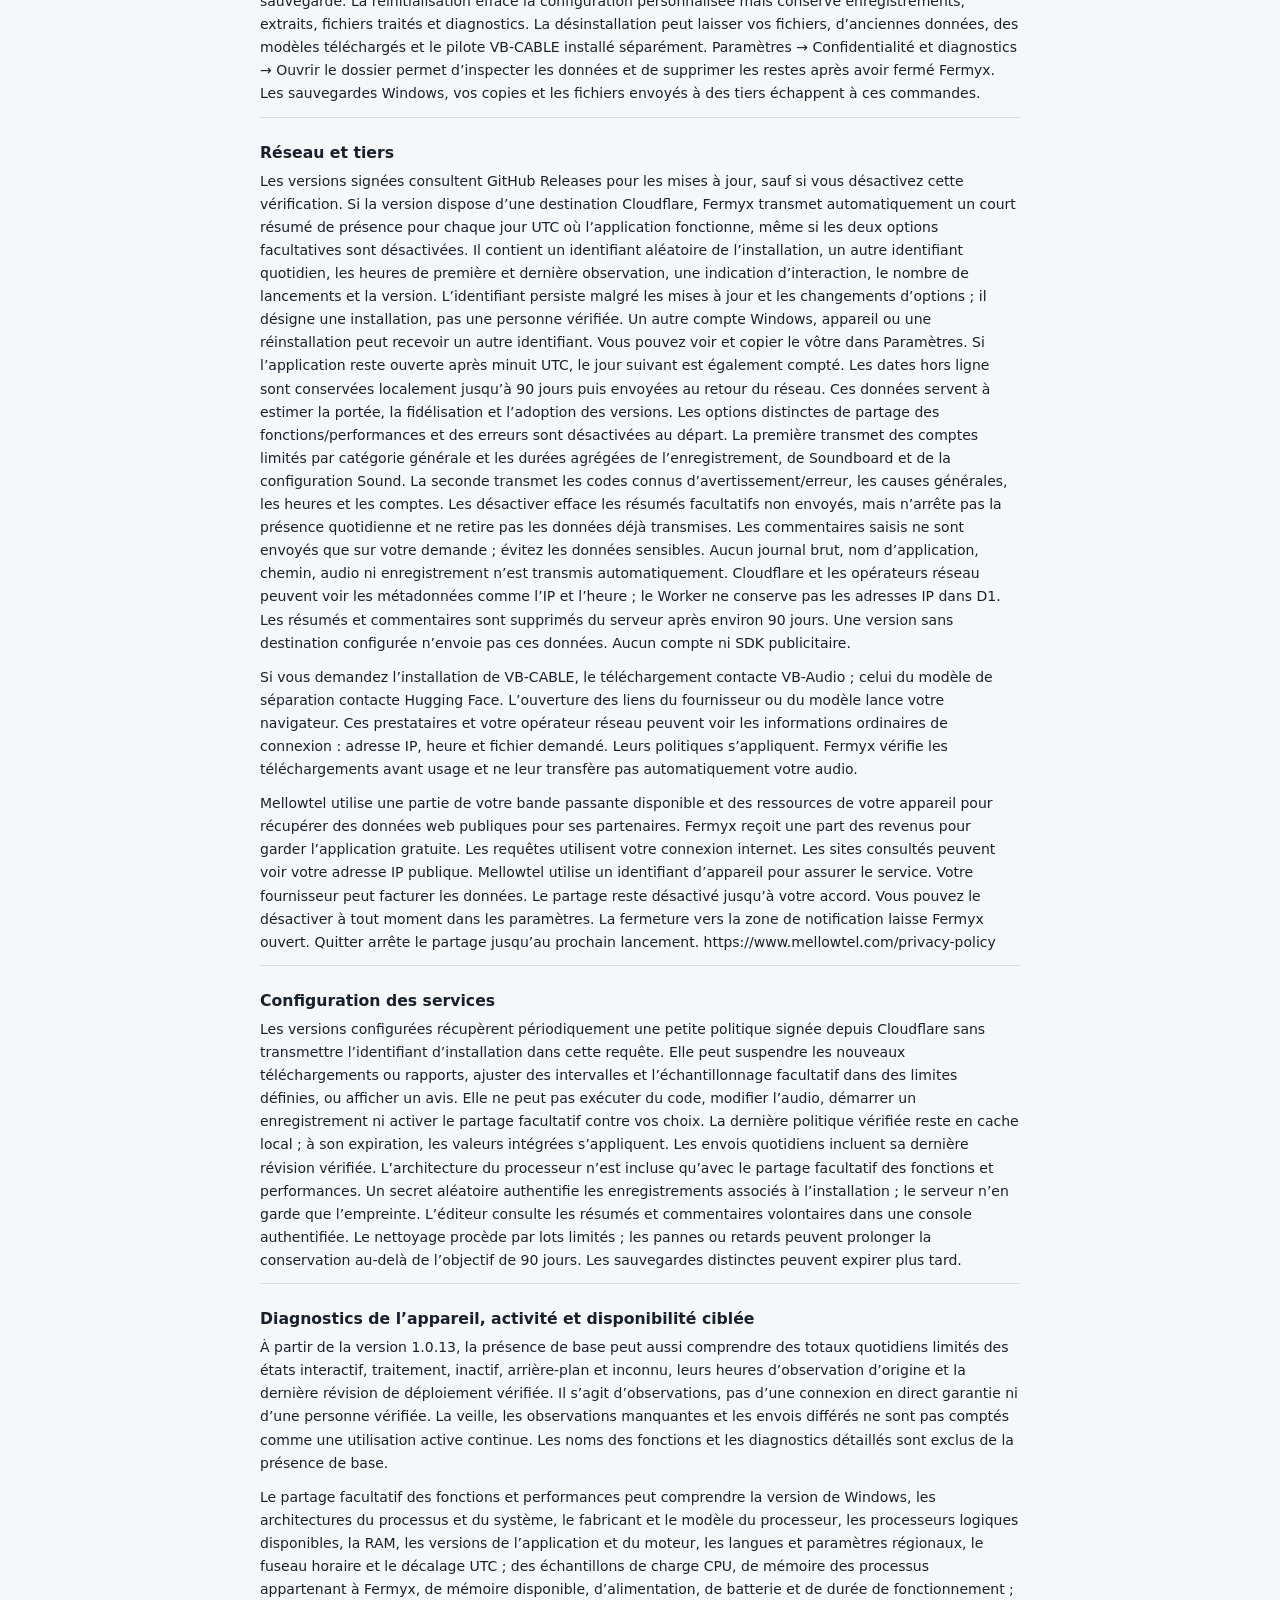
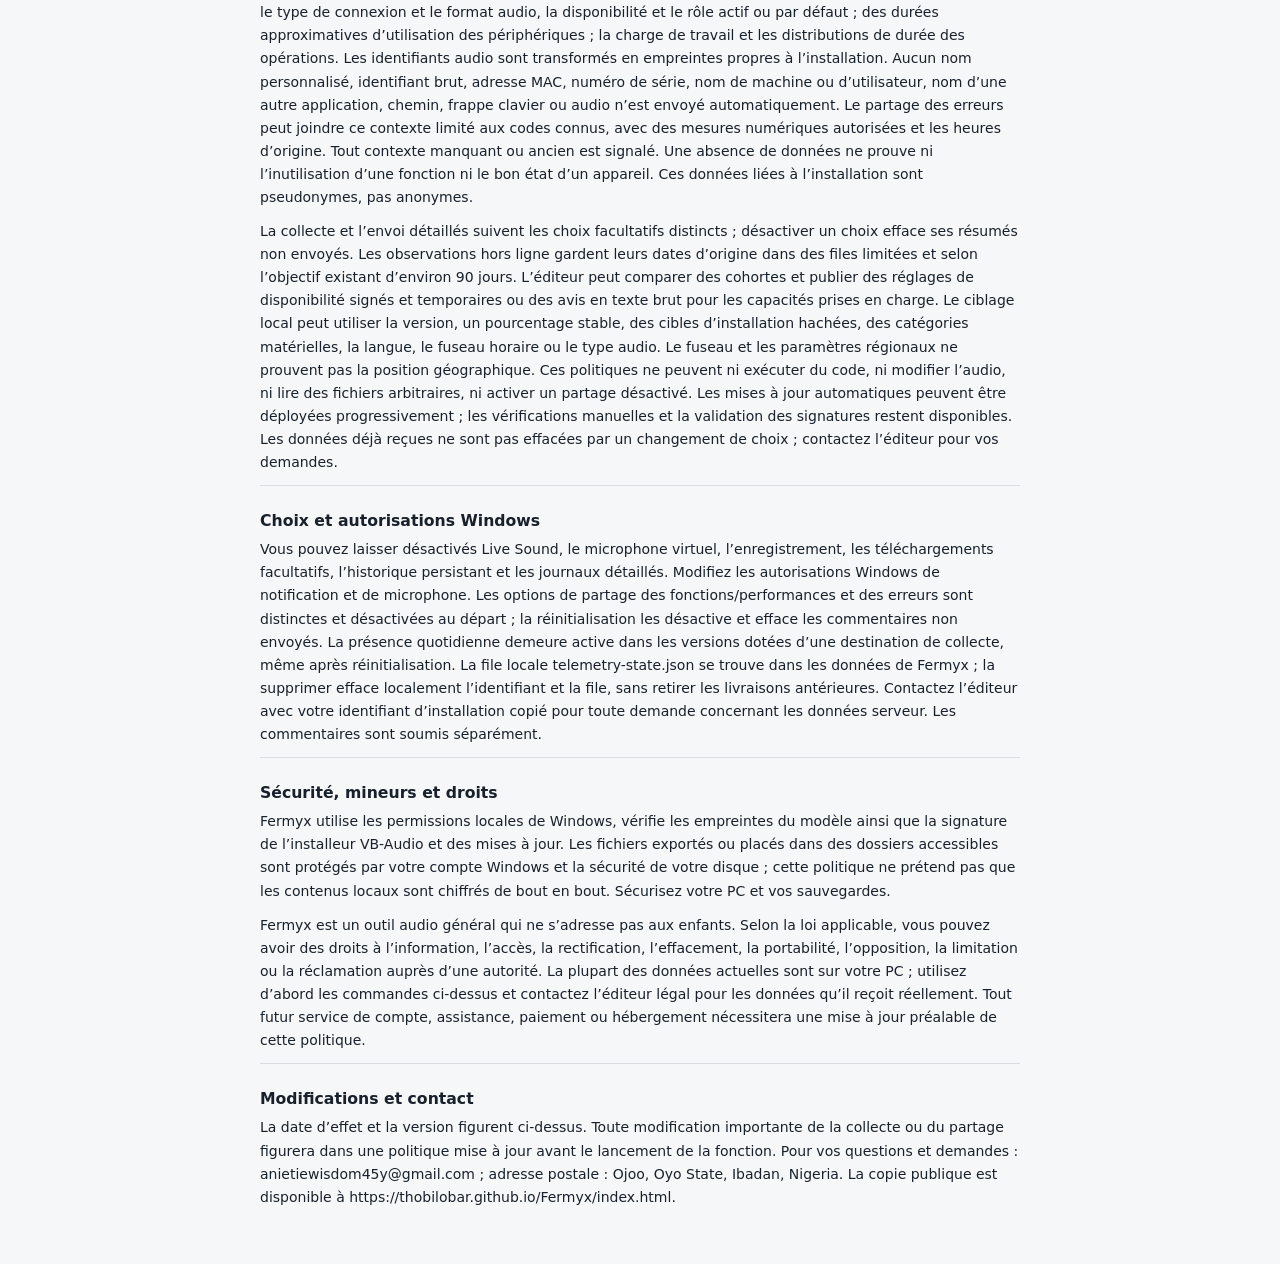
<file: privacy-policy.fr.html>
<!doctype html>
<html lang="fr"><head><meta name="fermyx-policy-version" content="1.5.4"><meta charset="utf-8"><meta name="viewport" content="width=device-width,initial-scale=1"><title>Politique de confidentialité de Fermyx</title><style>
@font-face{font-family:"Fermyx Hindi";src:url("../fonts/fermyx-hi.woff2")}html:lang(hi){font-family:"Nirmala UI","Fermyx Hindi",system-ui,sans-serif}@font-face{font-family:"Fermyx Japanese";src:url("../fonts/fermyx-ja.woff2")}@font-face{font-family:"Fermyx Korean";src:url("../fonts/fermyx-ko.woff2")}html:lang(ja){font-family:"Yu Gothic UI","Meiryo","Fermyx Japanese",system-ui,sans-serif;line-break:strict}html:lang(ko){font-family:"Malgun Gothic","Fermyx Korean",system-ui,sans-serif;word-break:keep-all}:root{color-scheme:light dark;font-family:system-ui,Segoe UI,sans-serif;font-size:14px;line-height:1.65;background:#f6f7f8;color:#18212b}body{max-width:760px;margin:0 auto;padding:24px clamp(16px,5vw,36px) 44px}h1{font-size:1.7rem;line-height:1.2;margin:0 0 7px}h2{font-size:1.12rem;line-height:1.35;margin:24px 0 6px}p{margin:7px 0 11px;overflow-wrap:anywhere}small{color:#546170}aside{border-left:3px solid #b06700;padding:10px 13px;background:#fff4df;margin:20px 0}section{border-top:1px solid #d9dde1}::selection{background:#afddff}@media(prefers-color-scheme:dark){:root{background:#171a1e;color:#edf2f5}small{color:#a8b3bc}section{border-color:#384148}aside{background:#30271a;color:#ffe1a4}}
</style></head><body><main><h1>Politique de confidentialité de Fermyx</h1><small>Français · 14 novembre 2026 · Politique 1.5.4</small><section><h2>Qui exploite Fermyx</h2><p>Fermyx est le nom affiché dans l’application. L’éditeur légal est Anietie Wisdom. Contact : anietiewisdom45y@gmail.com. Adresse postale : Ojoo, Oyo State, Ibadan, Nigeria. Cette politique concerne l’application de bureau Windows Fermyx, sa mesure quotidienne de présence et ses rapports complémentaires facultatifs via Cloudflare. Tout futur service de compte, paiement ou publicité nécessitera une mise à jour.</p><p>Si vous avez obtenu Fermyx auprès d’un tiers, ses modalités de distribution et d’assistance peuvent être différentes.</p></section>
<section><h2>Données lues et finalités</h2><p>Pour afficher le Mixer, les appareils et routages, les règles et l’état, Fermyx lit les périphériques audio Windows, les appareils par défaut, le volume et la sourdine, les sessions audio, l’identité des applications actives, les identifiants de processus, les chemins des exécutables et certaines informations sur les fenêtres et l’application au premier plan. Cela permet d’afficher et modifier les routages, d’appliquer vos règles et profils, d’ignorer ses propres processus et de rétablir le son après un changement.</p><p>Si vous autorisez les notifications dans Windows, Fermyx détecte les nouvelles notifications pour déclencher une règle ou réduire le son. Le composant actuel vérifie l’identité de l’application émettrice ; il ne lit ni ne stocke le texte du message. Windows gère cette autorisation. Fermyx peut aussi lire l’indicateur d’utilisation du microphone et les sessions de capture pour certaines règles et le choix des sources d’enregistrement.</p><p>Lorsqu’une base juridique est requise, le traitement local nécessaire aux fonctions demandées repose sur la fourniture du service choisi ; l’enregistrement et les téléchargements facultatifs sont effectués sur votre instruction. Les diagnostics locaux et la mesure minimale de présence quotidienne servent à maintenir et planifier l’application ; contactez l’éditeur pour connaître la base juridique ou exercer vos droits applicables. Vos règles automatisent les réglages audio locaux ; Fermyx ne prend pas de décisions vous concernant ayant des effets juridiques ou une importance similaire.</p></section>
<section><h2>Audio que vous choisissez de traiter</h2><p>Live Sound traite localement l’audio des applications sélectionnées avec Sound Host et le pilote facultatif VB-CABLE. Soundboard lit les extraits localement et peut les envoyer vers un microphone virtuel. L’enregistrement démarre par une action que vous lancez, notamment un raccourci global configuré pour une application ; Audio Tools traite les fichiers importés. Le traitement utilise la mémoire et des fichiers temporaires locaux. La version actuelle n’envoie ni audio ni enregistrements à un serveur Fermyx.</p><p>Vous choisissez d’exporter ou non les enregistrements, fichiers traités, extraits et sauvegardes, ainsi que leur emplacement. D’autres applications peuvent recevoir l’audio que vous envoyez volontairement par microphone ou partage de fichier. Il vous appartient d’avoir l’autorisation d’enregistrer des personnes et d’utiliser des contenus protégés.</p></section>
<section><h2>Données conservées sur votre PC</h2><p>Fermyx conserve les paramètres, préférences des appareils, catalogue d’applications, alias, profils, règles, raccourcis, réglages du son, configuration Soundboard, historique des notifications et une partie de l’activité des pages dans les données Windows de l’application et WebView2. Les extraits enregistrés et médias intermédiaires d’Audio Tools se trouvent dans les données de l’application ; enregistrements et exports vont dans les dossiers affichés ou choisis. Le modèle facultatif, les fichiers d’installation du pilote, les mises à jour téléchargées et les données de récupération du routage peuvent aussi rester localement.</p><p>Les diagnostics dans %APPDATA%\Fermyx\logs peuvent contenir dates, identifiants de processus et d’applications, chemins, identifiants d’appareils, événements de session et erreurs. Ils ne sont pas anonymes. L’application écrit des fichiers JSONL et des journaux lisibles ; chacun est renouvelé vers 5 Mo avec une copie antérieure. D’autres journaux et fichiers locaux peuvent rester jusqu’à leur suppression. La journalisation détaillée ajoute des données et est désactivée par défaut.</p></section>
<section><h2>Activité, conservation et suppression</h2><p>La chronologie principale conserve jusqu’à 200 entrées ; un réglage facultatif décide de leur conservation après redémarrage. Sound, Soundboard et Audio Tools gardent jusqu’à 80 entrées récentes par page. Le panneau de notifications en garde jusqu’à 100. Effacer l’historique d’Activité supprime ces entrées de page et les notifications terminées ; les opérations en cours restent visibles. Cela n’efface pas les diagnostics, enregistrements, extraits, exports ou modèles.</p><p>Vous pouvez supprimer des enregistrements, extraits et fichiers traités et choisir les dossiers de sauvegarde. La réinitialisation efface la configuration personnalisée mais conserve enregistrements, extraits, fichiers traités et diagnostics. La désinstallation peut laisser vos fichiers, d’anciennes données, des modèles téléchargés et le pilote VB-CABLE installé séparément. Paramètres → Confidentialité et diagnostics → Ouvrir le dossier permet d’inspecter les données et de supprimer les restes après avoir fermé Fermyx. Les sauvegardes Windows, vos copies et les fichiers envoyés à des tiers échappent à ces commandes.</p></section>
<section><h2>Réseau et tiers</h2><p>Les versions signées consultent GitHub Releases pour les mises à jour, sauf si vous désactivez cette vérification. Si la version dispose d’une destination Cloudflare, Fermyx transmet automatiquement un court résumé de présence pour chaque jour UTC où l’application fonctionne, même si les deux options facultatives sont désactivées. Il contient un identifiant aléatoire de l’installation, un autre identifiant quotidien, les heures de première et dernière observation, une indication d’interaction, le nombre de lancements et la version. L’identifiant persiste malgré les mises à jour et les changements d’options ; il désigne une installation, pas une personne vérifiée. Un autre compte Windows, appareil ou une réinstallation peut recevoir un autre identifiant. Vous pouvez voir et copier le vôtre dans Paramètres. Si l’application reste ouverte après minuit UTC, le jour suivant est également compté. Les dates hors ligne sont conservées localement jusqu’à 90 jours puis envoyées au retour du réseau. Ces données servent à estimer la portée, la fidélisation et l’adoption des versions. Les options distinctes de partage des fonctions/performances et des erreurs sont désactivées au départ. La première transmet des comptes limités par catégorie générale et les durées agrégées de l’enregistrement, de Soundboard et de la configuration Sound. La seconde transmet les codes connus d’avertissement/erreur, les causes générales, les heures et les comptes. Les désactiver efface les résumés facultatifs non envoyés, mais n’arrête pas la présence quotidienne et ne retire pas les données déjà transmises. Les commentaires saisis ne sont envoyés que sur votre demande ; évitez les données sensibles. Aucun journal brut, nom d’application, chemin, audio ni enregistrement n’est transmis automatiquement. Cloudflare et les opérateurs réseau peuvent voir les métadonnées comme l’IP et l’heure ; le Worker ne conserve pas les adresses IP dans D1. Les résumés et commentaires sont supprimés du serveur après environ 90 jours. Une version sans destination configurée n’envoie pas ces données. Aucun compte ni SDK publicitaire.</p><p>Si vous demandez l’installation de VB-CABLE, le téléchargement contacte VB-Audio ; celui du modèle de séparation contacte Hugging Face. L’ouverture des liens du fournisseur ou du modèle lance votre navigateur. Ces prestataires et votre opérateur réseau peuvent voir les informations ordinaires de connexion : adresse IP, heure et fichier demandé. Leurs politiques s’appliquent. Fermyx vérifie les téléchargements avant usage et ne leur transfère pas automatiquement votre audio.</p><p>Mellowtel utilise une partie de votre bande passante disponible et des ressources de votre appareil pour récupérer des données web publiques pour ses partenaires. Fermyx reçoit une part des revenus pour garder l’application gratuite. Les requêtes utilisent votre connexion internet. Les sites consultés peuvent voir votre adresse IP publique. Mellowtel utilise un identifiant d’appareil pour assurer le service. Votre fournisseur peut facturer les données. Le partage reste désactivé jusqu’à votre accord. Vous pouvez le désactiver à tout moment dans les paramètres. La fermeture vers la zone de notification laisse Fermyx ouvert. Quitter arrête le partage jusqu’au prochain lancement. https://www.mellowtel.com/privacy-policy</p></section>
<section><h2>Configuration des services</h2><p>Les versions configurées récupèrent périodiquement une petite politique signée depuis Cloudflare sans transmettre l’identifiant d’installation dans cette requête. Elle peut suspendre les nouveaux téléchargements ou rapports, ajuster des intervalles et l’échantillonnage facultatif dans des limites définies, ou afficher un avis. Elle ne peut pas exécuter du code, modifier l’audio, démarrer un enregistrement ni activer le partage facultatif contre vos choix. La dernière politique vérifiée reste en cache local ; à son expiration, les valeurs intégrées s’appliquent. Les envois quotidiens incluent sa dernière révision vérifiée. L’architecture du processeur n’est incluse qu’avec le partage facultatif des fonctions et performances. Un secret aléatoire authentifie les enregistrements associés à l’installation ; le serveur n’en garde que l’empreinte. L’éditeur consulte les résumés et commentaires volontaires dans une console authentifiée. Le nettoyage procède par lots limités ; les pannes ou retards peuvent prolonger la conservation au-delà de l’objectif de 90 jours. Les sauvegardes distinctes peuvent expirer plus tard.</p></section>
<section><h2>Diagnostics de l’appareil, activité et disponibilité ciblée</h2><p>À partir de la version 1.0.13, la présence de base peut aussi comprendre des totaux quotidiens limités des états interactif, traitement, inactif, arrière-plan et inconnu, leurs heures d’observation d’origine et la dernière révision de déploiement vérifiée. Il s’agit d’observations, pas d’une connexion en direct garantie ni d’une personne vérifiée. La veille, les observations manquantes et les envois différés ne sont pas comptés comme une utilisation active continue. Les noms des fonctions et les diagnostics détaillés sont exclus de la présence de base.</p><p>Le partage facultatif des fonctions et performances peut comprendre la version de Windows, les architectures du processus et du système, le fabricant et le modèle du processeur, les processeurs logiques disponibles, la RAM, les versions de l’application et du moteur, les langues et paramètres régionaux, le fuseau horaire et le décalage UTC ; des échantillons de charge CPU, de mémoire des processus appartenant à Fermyx, de mémoire disponible, d’alimentation, de batterie et de durée de fonctionnement ; le type de connexion et le format audio, la disponibilité et le rôle actif ou par défaut ; des durées approximatives d’utilisation des périphériques ; la charge de travail et les distributions de durée des opérations. Les identifiants audio sont transformés en empreintes propres à l’installation. Aucun nom personnalisé, identifiant brut, adresse MAC, numéro de série, nom de machine ou d’utilisateur, nom d’une autre application, chemin, frappe clavier ou audio n’est envoyé automatiquement. Le partage des erreurs peut joindre ce contexte limité aux codes connus, avec des mesures numériques autorisées et les heures d’origine. Tout contexte manquant ou ancien est signalé. Une absence de données ne prouve ni l’inutilisation d’une fonction ni le bon état d’un appareil. Ces données liées à l’installation sont pseudonymes, pas anonymes.</p><p>La collecte et l’envoi détaillés suivent les choix facultatifs distincts ; désactiver un choix efface ses résumés non envoyés. Les observations hors ligne gardent leurs dates d’origine dans des files limitées et selon l’objectif existant d’environ 90 jours. L’éditeur peut comparer des cohortes et publier des réglages de disponibilité signés et temporaires ou des avis en texte brut pour les capacités prises en charge. Le ciblage local peut utiliser la version, un pourcentage stable, des cibles d’installation hachées, des catégories matérielles, la langue, le fuseau horaire ou le type audio. Le fuseau et les paramètres régionaux ne prouvent pas la position géographique. Ces politiques ne peuvent ni exécuter du code, ni modifier l’audio, ni lire des fichiers arbitraires, ni activer un partage désactivé. Les mises à jour automatiques peuvent être déployées progressivement ; les vérifications manuelles et la validation des signatures restent disponibles. Les données déjà reçues ne sont pas effacées par un changement de choix ; contactez l’éditeur pour vos demandes.</p></section>
<section><h2>Choix et autorisations Windows</h2><p>Vous pouvez laisser désactivés Live Sound, le microphone virtuel, l’enregistrement, les téléchargements facultatifs, l’historique persistant et les journaux détaillés. Modifiez les autorisations Windows de notification et de microphone. Les options de partage des fonctions/performances et des erreurs sont distinctes et désactivées au départ ; la réinitialisation les désactive et efface les commentaires non envoyés. La présence quotidienne demeure active dans les versions dotées d’une destination de collecte, même après réinitialisation. La file locale telemetry-state.json se trouve dans les données de Fermyx ; la supprimer efface localement l’identifiant et la file, sans retirer les livraisons antérieures. Contactez l’éditeur avec votre identifiant d’installation copié pour toute demande concernant les données serveur. Les commentaires sont soumis séparément.</p></section>
<section><h2>Sécurité, mineurs et droits</h2><p>Fermyx utilise les permissions locales de Windows, vérifie les empreintes du modèle ainsi que la signature de l’installeur VB-Audio et des mises à jour. Les fichiers exportés ou placés dans des dossiers accessibles sont protégés par votre compte Windows et la sécurité de votre disque ; cette politique ne prétend pas que les contenus locaux sont chiffrés de bout en bout. Sécurisez votre PC et vos sauvegardes.</p><p>Fermyx est un outil audio général qui ne s’adresse pas aux enfants. Selon la loi applicable, vous pouvez avoir des droits à l’information, l’accès, la rectification, l’effacement, la portabilité, l’opposition, la limitation ou la réclamation auprès d’une autorité. La plupart des données actuelles sont sur votre PC ; utilisez d’abord les commandes ci-dessus et contactez l’éditeur légal pour les données qu’il reçoit réellement. Tout futur service de compte, assistance, paiement ou hébergement nécessitera une mise à jour préalable de cette politique.</p></section>
<section><h2>Modifications et contact</h2><p>La date d’effet et la version figurent ci-dessus. Toute modification importante de la collecte ou du partage figurera dans une politique mise à jour avant le lancement de la fonction. Pour vos questions et demandes : anietiewisdom45y@gmail.com ; adresse postale : Ojoo, Oyo State, Ibadan, Nigeria. La copie publique est disponible à https://thobilobar.github.io/Fermyx/index.html.</p></section></main></body></html>
</file>
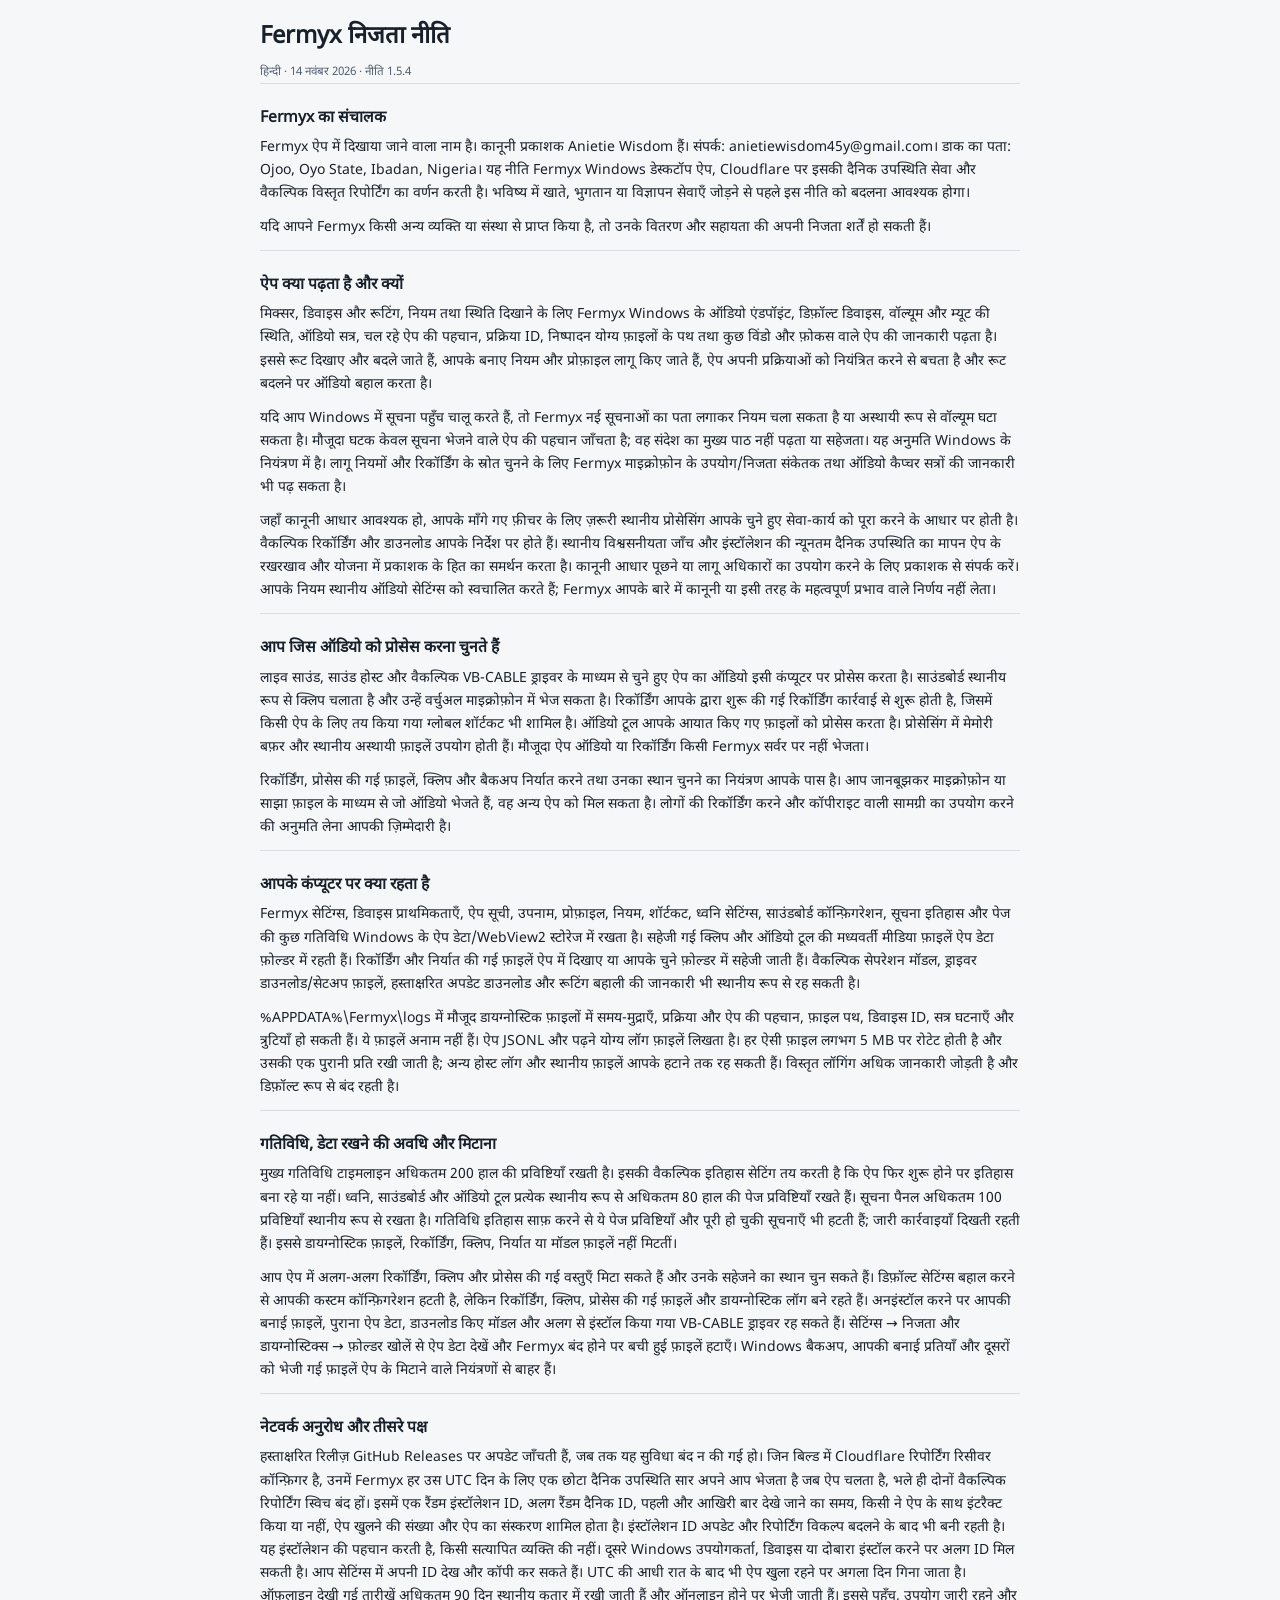
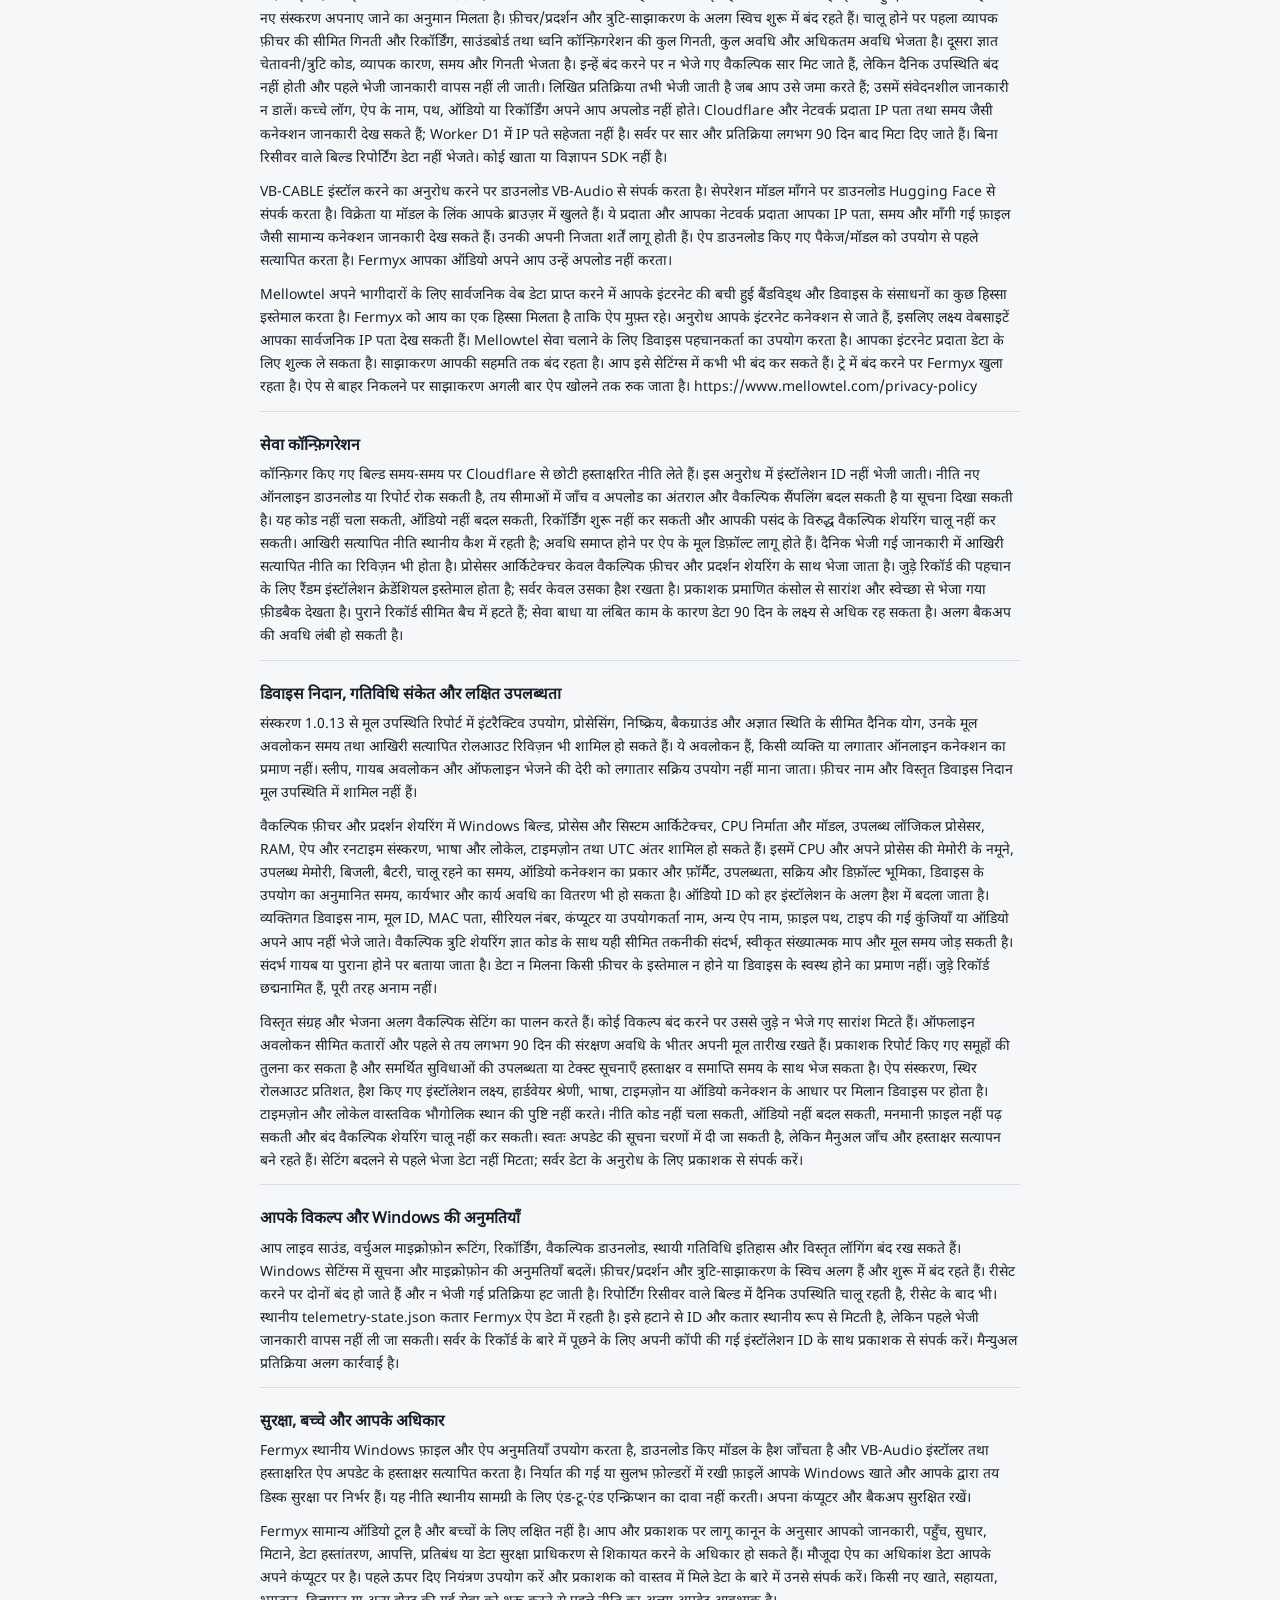
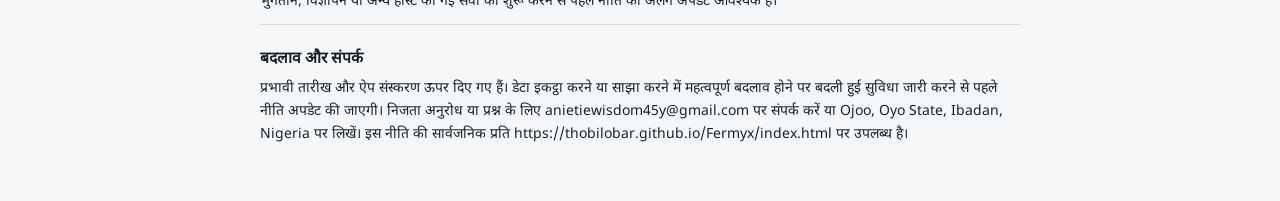
<file: privacy-policy.hi.html>
<!doctype html>
<html lang="hi"><head><meta name="fermyx-policy-version" content="1.5.4"><meta charset="utf-8"><meta name="viewport" content="width=device-width,initial-scale=1"><title>Fermyx निजता नीति</title><style>
@font-face{font-family:"Fermyx Hindi";src:url("../fonts/fermyx-hi.woff2")}html:lang(hi){font-family:"Nirmala UI","Fermyx Hindi",system-ui,sans-serif}@font-face{font-family:"Fermyx Japanese";src:url("../fonts/fermyx-ja.woff2")}@font-face{font-family:"Fermyx Korean";src:url("../fonts/fermyx-ko.woff2")}html:lang(ja){font-family:"Yu Gothic UI","Meiryo","Fermyx Japanese",system-ui,sans-serif;line-break:strict}html:lang(ko){font-family:"Malgun Gothic","Fermyx Korean",system-ui,sans-serif;word-break:keep-all}:root{color-scheme:light dark;font-family:system-ui,Segoe UI,sans-serif;font-size:14px;line-height:1.65;background:#f6f7f8;color:#18212b}body{max-width:760px;margin:0 auto;padding:24px clamp(16px,5vw,36px) 44px}h1{font-size:1.7rem;line-height:1.2;margin:0 0 7px}h2{font-size:1.12rem;line-height:1.35;margin:24px 0 6px}p{margin:7px 0 11px;overflow-wrap:anywhere}small{color:#546170}aside{border-left:3px solid #b06700;padding:10px 13px;background:#fff4df;margin:20px 0}section{border-top:1px solid #d9dde1}::selection{background:#afddff}@media(prefers-color-scheme:dark){:root{background:#171a1e;color:#edf2f5}small{color:#a8b3bc}section{border-color:#384148}aside{background:#30271a;color:#ffe1a4}}
</style></head><body><main><h1>Fermyx निजता नीति</h1><small>हिन्दी · 14 नवंबर 2026 · नीति 1.5.4</small><section><h2>Fermyx का संचालक</h2><p>Fermyx ऐप में दिखाया जाने वाला नाम है। कानूनी प्रकाशक Anietie Wisdom हैं। संपर्क: anietiewisdom45y@gmail.com। डाक का पता: Ojoo, Oyo State, Ibadan, Nigeria। यह नीति Fermyx Windows डेस्कटॉप ऐप, Cloudflare पर इसकी दैनिक उपस्थिति सेवा और वैकल्पिक विस्तृत रिपोर्टिंग का वर्णन करती है। भविष्य में खाते, भुगतान या विज्ञापन सेवाएँ जोड़ने से पहले इस नीति को बदलना आवश्यक होगा।</p><p>यदि आपने Fermyx किसी अन्य व्यक्ति या संस्था से प्राप्त किया है, तो उनके वितरण और सहायता की अपनी निजता शर्तें हो सकती हैं।</p></section>
<section><h2>ऐप क्या पढ़ता है और क्यों</h2><p>मिक्सर, डिवाइस और रूटिंग, नियम तथा स्थिति दिखाने के लिए Fermyx Windows के ऑडियो एंडपॉइंट, डिफ़ॉल्ट डिवाइस, वॉल्यूम और म्यूट की स्थिति, ऑडियो सत्र, चल रहे ऐप की पहचान, प्रक्रिया ID, निष्पादन योग्य फ़ाइलों के पथ तथा कुछ विंडो और फ़ोकस वाले ऐप की जानकारी पढ़ता है। इससे रूट दिखाए और बदले जाते हैं, आपके बनाए नियम और प्रोफ़ाइल लागू किए जाते हैं, ऐप अपनी प्रक्रियाओं को नियंत्रित करने से बचता है और रूट बदलने पर ऑडियो बहाल करता है।</p><p>यदि आप Windows में सूचना पहुँच चालू करते हैं, तो Fermyx नई सूचनाओं का पता लगाकर नियम चला सकता है या अस्थायी रूप से वॉल्यूम घटा सकता है। मौजूदा घटक केवल सूचना भेजने वाले ऐप की पहचान जाँचता है; वह संदेश का मुख्य पाठ नहीं पढ़ता या सहेजता। यह अनुमति Windows के नियंत्रण में है। लागू नियमों और रिकॉर्डिंग के स्रोत चुनने के लिए Fermyx माइक्रोफ़ोन के उपयोग/निजता संकेतक तथा ऑडियो कैप्चर सत्रों की जानकारी भी पढ़ सकता है।</p><p>जहाँ कानूनी आधार आवश्यक हो, आपके माँगे गए फ़ीचर के लिए ज़रूरी स्थानीय प्रोसेसिंग आपके चुने हुए सेवा-कार्य को पूरा करने के आधार पर होती है। वैकल्पिक रिकॉर्डिंग और डाउनलोड आपके निर्देश पर होते हैं। स्थानीय विश्वसनीयता जाँच और इंस्टॉलेशन की न्यूनतम दैनिक उपस्थिति का मापन ऐप के रखरखाव और योजना में प्रकाशक के हित का समर्थन करता है। कानूनी आधार पूछने या लागू अधिकारों का उपयोग करने के लिए प्रकाशक से संपर्क करें। आपके नियम स्थानीय ऑडियो सेटिंग्स को स्वचालित करते हैं; Fermyx आपके बारे में कानूनी या इसी तरह के महत्वपूर्ण प्रभाव वाले निर्णय नहीं लेता।</p></section>
<section><h2>आप जिस ऑडियो को प्रोसेस करना चुनते हैं</h2><p>लाइव साउंड, साउंड होस्ट और वैकल्पिक VB-CABLE ड्राइवर के माध्यम से चुने हुए ऐप का ऑडियो इसी कंप्यूटर पर प्रोसेस करता है। साउंडबोर्ड स्थानीय रूप से क्लिप चलाता है और उन्हें वर्चुअल माइक्रोफ़ोन में भेज सकता है। रिकॉर्डिंग आपके द्वारा शुरू की गई रिकॉर्डिंग कार्रवाई से शुरू होती है, जिसमें किसी ऐप के लिए तय किया गया ग्लोबल शॉर्टकट भी शामिल है। ऑडियो टूल आपके आयात किए गए फ़ाइलों को प्रोसेस करता है। प्रोसेसिंग में मेमोरी बफ़र और स्थानीय अस्थायी फ़ाइलें उपयोग होती हैं। मौजूदा ऐप ऑडियो या रिकॉर्डिंग किसी Fermyx सर्वर पर नहीं भेजता।</p><p>रिकॉर्डिंग, प्रोसेस की गई फ़ाइलें, क्लिप और बैकअप निर्यात करने तथा उनका स्थान चुनने का नियंत्रण आपके पास है। आप जानबूझकर माइक्रोफ़ोन या साझा फ़ाइल के माध्यम से जो ऑडियो भेजते हैं, वह अन्य ऐप को मिल सकता है। लोगों की रिकॉर्डिंग करने और कॉपीराइट वाली सामग्री का उपयोग करने की अनुमति लेना आपकी ज़िम्मेदारी है।</p></section>
<section><h2>आपके कंप्यूटर पर क्या रहता है</h2><p>Fermyx सेटिंग्स, डिवाइस प्राथमिकताएँ, ऐप सूची, उपनाम, प्रोफ़ाइल, नियम, शॉर्टकट, ध्वनि सेटिंग्स, साउंडबोर्ड कॉन्फ़िगरेशन, सूचना इतिहास और पेज की कुछ गतिविधि Windows के ऐप डेटा/WebView2 स्टोरेज में रखता है। सहेजी गई क्लिप और ऑडियो टूल की मध्यवर्ती मीडिया फ़ाइलें ऐप डेटा फ़ोल्डर में रहती हैं। रिकॉर्डिंग और निर्यात की गई फ़ाइलें ऐप में दिखाए या आपके चुने फ़ोल्डर में सहेजी जाती हैं। वैकल्पिक सेपरेशन मॉडल, ड्राइवर डाउनलोड/सेटअप फ़ाइलें, हस्ताक्षरित अपडेट डाउनलोड और रूटिंग बहाली की जानकारी भी स्थानीय रूप से रह सकती है।</p><p>%APPDATA%\Fermyx\logs में मौजूद डायग्नोस्टिक फ़ाइलों में समय-मुद्राएँ, प्रक्रिया और ऐप की पहचान, फ़ाइल पथ, डिवाइस ID, सत्र घटनाएँ और त्रुटियाँ हो सकती हैं। ये फ़ाइलें अनाम नहीं हैं। ऐप JSONL और पढ़ने योग्य लॉग फ़ाइलें लिखता है। हर ऐसी फ़ाइल लगभग 5 MB पर रोटेट होती है और उसकी एक पुरानी प्रति रखी जाती है; अन्य होस्ट लॉग और स्थानीय फ़ाइलें आपके हटाने तक रह सकती हैं। विस्तृत लॉगिंग अधिक जानकारी जोड़ती है और डिफ़ॉल्ट रूप से बंद रहती है।</p></section>
<section><h2>गतिविधि, डेटा रखने की अवधि और मिटाना</h2><p>मुख्य गतिविधि टाइमलाइन अधिकतम 200 हाल की प्रविष्टियाँ रखती है। इसकी वैकल्पिक इतिहास सेटिंग तय करती है कि ऐप फिर शुरू होने पर इतिहास बना रहे या नहीं। ध्वनि, साउंडबोर्ड और ऑडियो टूल प्रत्येक स्थानीय रूप से अधिकतम 80 हाल की पेज प्रविष्टियाँ रखते हैं। सूचना पैनल अधिकतम 100 प्रविष्टियाँ स्थानीय रूप से रखता है। गतिविधि इतिहास साफ़ करने से ये पेज प्रविष्टियाँ और पूरी हो चुकी सूचनाएँ भी हटती हैं; जारी कार्रवाइयाँ दिखती रहती हैं। इससे डायग्नोस्टिक फ़ाइलें, रिकॉर्डिंग, क्लिप, निर्यात या मॉडल फ़ाइलें नहीं मिटतीं।</p><p>आप ऐप में अलग-अलग रिकॉर्डिंग, क्लिप और प्रोसेस की गई वस्तुएँ मिटा सकते हैं और उनके सहेजने का स्थान चुन सकते हैं। डिफ़ॉल्ट सेटिंग्स बहाल करने से आपकी कस्टम कॉन्फ़िगरेशन हटती है, लेकिन रिकॉर्डिंग, क्लिप, प्रोसेस की गई फ़ाइलें और डायग्नोस्टिक लॉग बने रहते हैं। अनइंस्टॉल करने पर आपकी बनाई फ़ाइलें, पुराना ऐप डेटा, डाउनलोड किए मॉडल और अलग से इंस्टॉल किया गया VB-CABLE ड्राइवर रह सकते हैं। सेटिंग्स → निजता और डायग्नोस्टिक्स → फ़ोल्डर खोलें से ऐप डेटा देखें और Fermyx बंद होने पर बची हुई फ़ाइलें हटाएँ। Windows बैकअप, आपकी बनाई प्रतियाँ और दूसरों को भेजी गई फ़ाइलें ऐप के मिटाने वाले नियंत्रणों से बाहर हैं।</p></section>
<section><h2>नेटवर्क अनुरोध और तीसरे पक्ष</h2><p>हस्ताक्षरित रिलीज़ GitHub Releases पर अपडेट जाँचती हैं, जब तक यह सुविधा बंद न की गई हो। जिन बिल्ड में Cloudflare रिपोर्टिंग रिसीवर कॉन्फ़िगर है, उनमें Fermyx हर उस UTC दिन के लिए एक छोटा दैनिक उपस्थिति सार अपने आप भेजता है जब ऐप चलता है, भले ही दोनों वैकल्पिक रिपोर्टिंग स्विच बंद हों। इसमें एक रैंडम इंस्टॉलेशन ID, अलग रैंडम दैनिक ID, पहली और आखिरी बार देखे जाने का समय, किसी ने ऐप के साथ इंटरैक्ट किया या नहीं, ऐप खुलने की संख्या और ऐप का संस्करण शामिल होता है। इंस्टॉलेशन ID अपडेट और रिपोर्टिंग विकल्प बदलने के बाद भी बनी रहती है। यह इंस्टॉलेशन की पहचान करती है, किसी सत्यापित व्यक्ति की नहीं। दूसरे Windows उपयोगकर्ता, डिवाइस या दोबारा इंस्टॉल करने पर अलग ID मिल सकती है। आप सेटिंग्स में अपनी ID देख और कॉपी कर सकते हैं। UTC की आधी रात के बाद भी ऐप खुला रहने पर अगला दिन गिना जाता है। ऑफ़लाइन देखी गई तारीखें अधिकतम 90 दिन स्थानीय कतार में रखी जाती हैं और ऑनलाइन होने पर भेजी जाती हैं। इससे पहुँच, उपयोग जारी रहने और नए संस्करण अपनाए जाने का अनुमान मिलता है। फ़ीचर/प्रदर्शन और त्रुटि-साझाकरण के अलग स्विच शुरू में बंद रहते हैं। चालू होने पर पहला व्यापक फ़ीचर की सीमित गिनती और रिकॉर्डिंग, साउंडबोर्ड तथा ध्वनि कॉन्फ़िगरेशन की कुल गिनती, कुल अवधि और अधिकतम अवधि भेजता है। दूसरा ज्ञात चेतावनी/त्रुटि कोड, व्यापक कारण, समय और गिनती भेजता है। इन्हें बंद करने पर न भेजे गए वैकल्पिक सार मिट जाते हैं, लेकिन दैनिक उपस्थिति बंद नहीं होती और पहले भेजी जानकारी वापस नहीं ली जाती। लिखित प्रतिक्रिया तभी भेजी जाती है जब आप उसे जमा करते हैं; उसमें संवेदनशील जानकारी न डालें। कच्चे लॉग, ऐप के नाम, पथ, ऑडियो या रिकॉर्डिंग अपने आप अपलोड नहीं होते। Cloudflare और नेटवर्क प्रदाता IP पता तथा समय जैसी कनेक्शन जानकारी देख सकते हैं; Worker D1 में IP पते सहेजता नहीं है। सर्वर पर सार और प्रतिक्रिया लगभग 90 दिन बाद मिटा दिए जाते हैं। बिना रिसीवर वाले बिल्ड रिपोर्टिंग डेटा नहीं भेजते। कोई खाता या विज्ञापन SDK नहीं है।</p><p>VB-CABLE इंस्टॉल करने का अनुरोध करने पर डाउनलोड VB-Audio से संपर्क करता है। सेपरेशन मॉडल माँगने पर डाउनलोड Hugging Face से संपर्क करता है। विक्रेता या मॉडल के लिंक आपके ब्राउज़र में खुलते हैं। ये प्रदाता और आपका नेटवर्क प्रदाता आपका IP पता, समय और माँगी गई फ़ाइल जैसी सामान्य कनेक्शन जानकारी देख सकते हैं। उनकी अपनी निजता शर्तें लागू होती हैं। ऐप डाउनलोड किए गए पैकेज/मॉडल को उपयोग से पहले सत्यापित करता है। Fermyx आपका ऑडियो अपने आप उन्हें अपलोड नहीं करता।</p><p>Mellowtel अपने भागीदारों के लिए सार्वजनिक वेब डेटा प्राप्त करने में आपके इंटरनेट की बची हुई बैंडविड्थ और डिवाइस के संसाधनों का कुछ हिस्सा इस्तेमाल करता है। Fermyx को आय का एक हिस्सा मिलता है ताकि ऐप मुफ़्त रहे। अनुरोध आपके इंटरनेट कनेक्शन से जाते हैं, इसलिए लक्ष्य वेबसाइटें आपका सार्वजनिक IP पता देख सकती हैं। Mellowtel सेवा चलाने के लिए डिवाइस पहचानकर्ता का उपयोग करता है। आपका इंटरनेट प्रदाता डेटा के लिए शुल्क ले सकता है। साझाकरण आपकी सहमति तक बंद रहता है। आप इसे सेटिंग्स में कभी भी बंद कर सकते हैं। ट्रे में बंद करने पर Fermyx खुला रहता है। ऐप से बाहर निकलने पर साझाकरण अगली बार ऐप खोलने तक रुक जाता है। https://www.mellowtel.com/privacy-policy</p></section>
<section><h2>सेवा कॉन्फ़िगरेशन</h2><p>कॉन्फ़िगर किए गए बिल्ड समय-समय पर Cloudflare से छोटी हस्ताक्षरित नीति लेते हैं। इस अनुरोध में इंस्टॉलेशन ID नहीं भेजी जाती। नीति नए ऑनलाइन डाउनलोड या रिपोर्ट रोक सकती है, तय सीमाओं में जाँच व अपलोड का अंतराल और वैकल्पिक सैंपलिंग बदल सकती है या सूचना दिखा सकती है। यह कोड नहीं चला सकती, ऑडियो नहीं बदल सकती, रिकॉर्डिंग शुरू नहीं कर सकती और आपकी पसंद के विरुद्ध वैकल्पिक शेयरिंग चालू नहीं कर सकती। आखिरी सत्यापित नीति स्थानीय कैश में रहती है; अवधि समाप्त होने पर ऐप के मूल डिफ़ॉल्ट लागू होते हैं। दैनिक भेजी गई जानकारी में आखिरी सत्यापित नीति का रिविज़न भी होता है। प्रोसेसर आर्किटेक्चर केवल वैकल्पिक फ़ीचर और प्रदर्शन शेयरिंग के साथ भेजा जाता है। जुड़े रिकॉर्ड की पहचान के लिए रैंडम इंस्टॉलेशन क्रेडेंशियल इस्तेमाल होता है; सर्वर केवल उसका हैश रखता है। प्रकाशक प्रमाणित कंसोल से सारांश और स्वेच्छा से भेजा गया फ़ीडबैक देखता है। पुराने रिकॉर्ड सीमित बैच में हटते हैं; सेवा बाधा या लंबित काम के कारण डेटा 90 दिन के लक्ष्य से अधिक रह सकता है। अलग बैकअप की अवधि लंबी हो सकती है।</p></section>
<section><h2>डिवाइस निदान, गतिविधि संकेत और लक्षित उपलब्धता</h2><p>संस्करण 1.0.13 से मूल उपस्थिति रिपोर्ट में इंटरैक्टिव उपयोग, प्रोसेसिंग, निष्क्रिय, बैकग्राउंड और अज्ञात स्थिति के सीमित दैनिक योग, उनके मूल अवलोकन समय तथा आखिरी सत्यापित रोलआउट रिविज़न भी शामिल हो सकते हैं। ये अवलोकन हैं, किसी व्यक्ति या लगातार ऑनलाइन कनेक्शन का प्रमाण नहीं। स्लीप, गायब अवलोकन और ऑफलाइन भेजने की देरी को लगातार सक्रिय उपयोग नहीं माना जाता। फ़ीचर नाम और विस्तृत डिवाइस निदान मूल उपस्थिति में शामिल नहीं हैं।</p><p>वैकल्पिक फ़ीचर और प्रदर्शन शेयरिंग में Windows बिल्ड, प्रोसेस और सिस्टम आर्किटेक्चर, CPU निर्माता और मॉडल, उपलब्ध लॉजिकल प्रोसेसर, RAM, ऐप और रनटाइम संस्करण, भाषा और लोकेल, टाइमज़ोन तथा UTC अंतर शामिल हो सकते हैं। इसमें CPU और अपने प्रोसेस की मेमोरी के नमूने, उपलब्ध मेमोरी, बिजली, बैटरी, चालू रहने का समय, ऑडियो कनेक्शन का प्रकार और फ़ॉर्मैट, उपलब्धता, सक्रिय और डिफ़ॉल्ट भूमिका, डिवाइस के उपयोग का अनुमानित समय, कार्यभार और कार्य अवधि का वितरण भी हो सकता है। ऑडियो ID को हर इंस्टॉलेशन के अलग हैश में बदला जाता है। व्यक्तिगत डिवाइस नाम, मूल ID, MAC पता, सीरियल नंबर, कंप्यूटर या उपयोगकर्ता नाम, अन्य ऐप नाम, फ़ाइल पथ, टाइप की गई कुंजियाँ या ऑडियो अपने आप नहीं भेजे जाते। वैकल्पिक त्रुटि शेयरिंग ज्ञात कोड के साथ यही सीमित तकनीकी संदर्भ, स्वीकृत संख्यात्मक माप और मूल समय जोड़ सकती है। संदर्भ गायब या पुराना होने पर बताया जाता है। डेटा न मिलना किसी फ़ीचर के इस्तेमाल न होने या डिवाइस के स्वस्थ होने का प्रमाण नहीं। जुड़े रिकॉर्ड छद्मनामित हैं, पूरी तरह अनाम नहीं।</p><p>विस्तृत संग्रह और भेजना अलग वैकल्पिक सेटिंग का पालन करते हैं। कोई विकल्प बंद करने पर उससे जुड़े न भेजे गए सारांश मिटते हैं। ऑफलाइन अवलोकन सीमित कतारों और पहले से तय लगभग 90 दिन की संरक्षण अवधि के भीतर अपनी मूल तारीख रखते हैं। प्रकाशक रिपोर्ट किए गए समूहों की तुलना कर सकता है और समर्थित सुविधाओं की उपलब्धता या टेक्स्ट सूचनाएँ हस्ताक्षर व समाप्ति समय के साथ भेज सकता है। ऐप संस्करण, स्थिर रोलआउट प्रतिशत, हैश किए गए इंस्टॉलेशन लक्ष्य, हार्डवेयर श्रेणी, भाषा, टाइमज़ोन या ऑडियो कनेक्शन के आधार पर मिलान डिवाइस पर होता है। टाइमज़ोन और लोकेल वास्तविक भौगोलिक स्थान की पुष्टि नहीं करते। नीति कोड नहीं चला सकती, ऑडियो नहीं बदल सकती, मनमानी फ़ाइल नहीं पढ़ सकती और बंद वैकल्पिक शेयरिंग चालू नहीं कर सकती। स्वतः अपडेट की सूचना चरणों में दी जा सकती है, लेकिन मैनुअल जाँच और हस्ताक्षर सत्यापन बने रहते हैं। सेटिंग बदलने से पहले भेजा डेटा नहीं मिटता; सर्वर डेटा के अनुरोध के लिए प्रकाशक से संपर्क करें।</p></section>
<section><h2>आपके विकल्प और Windows की अनुमतियाँ</h2><p>आप लाइव साउंड, वर्चुअल माइक्रोफ़ोन रूटिंग, रिकॉर्डिंग, वैकल्पिक डाउनलोड, स्थायी गतिविधि इतिहास और विस्तृत लॉगिंग बंद रख सकते हैं। Windows सेटिंग्स में सूचना और माइक्रोफ़ोन की अनुमतियाँ बदलें। फ़ीचर/प्रदर्शन और त्रुटि-साझाकरण के स्विच अलग हैं और शुरू में बंद रहते हैं। रीसेट करने पर दोनों बंद हो जाते हैं और न भेजी गई प्रतिक्रिया हट जाती है। रिपोर्टिंग रिसीवर वाले बिल्ड में दैनिक उपस्थिति चालू रहती है, रीसेट के बाद भी। स्थानीय telemetry-state.json कतार Fermyx ऐप डेटा में रहती है। इसे हटाने से ID और कतार स्थानीय रूप से मिटती है, लेकिन पहले भेजी जानकारी वापस नहीं ली जा सकती। सर्वर के रिकॉर्ड के बारे में पूछने के लिए अपनी कॉपी की गई इंस्टॉलेशन ID के साथ प्रकाशक से संपर्क करें। मैन्युअल प्रतिक्रिया अलग कार्रवाई है।</p></section>
<section><h2>सुरक्षा, बच्चे और आपके अधिकार</h2><p>Fermyx स्थानीय Windows फ़ाइल और ऐप अनुमतियाँ उपयोग करता है, डाउनलोड किए मॉडल के हैश जाँचता है और VB-Audio इंस्टॉलर तथा हस्ताक्षरित ऐप अपडेट के हस्ताक्षर सत्यापित करता है। निर्यात की गई या सुलभ फ़ोल्डरों में रखी फ़ाइलें आपके Windows खाते और आपके द्वारा तय डिस्क सुरक्षा पर निर्भर हैं। यह नीति स्थानीय सामग्री के लिए एंड-टू-एंड एन्क्रिप्शन का दावा नहीं करती। अपना कंप्यूटर और बैकअप सुरक्षित रखें।</p><p>Fermyx सामान्य ऑडियो टूल है और बच्चों के लिए लक्षित नहीं है। आप और प्रकाशक पर लागू कानून के अनुसार आपको जानकारी, पहुँच, सुधार, मिटाने, डेटा हस्तांतरण, आपत्ति, प्रतिबंध या डेटा सुरक्षा प्राधिकरण से शिकायत करने के अधिकार हो सकते हैं। मौजूदा ऐप का अधिकांश डेटा आपके अपने कंप्यूटर पर है। पहले ऊपर दिए नियंत्रण उपयोग करें और प्रकाशक को वास्तव में मिले डेटा के बारे में उनसे संपर्क करें। किसी नए खाते, सहायता, भुगतान, विज्ञापन या अन्य होस्ट की गई सेवा को शुरू करने से पहले नीति का अलग अपडेट आवश्यक है।</p></section>
<section><h2>बदलाव और संपर्क</h2><p>प्रभावी तारीख और ऐप संस्करण ऊपर दिए गए हैं। डेटा इकट्ठा करने या साझा करने में महत्वपूर्ण बदलाव होने पर बदली हुई सुविधा जारी करने से पहले नीति अपडेट की जाएगी। निजता अनुरोध या प्रश्न के लिए anietiewisdom45y@gmail.com पर संपर्क करें या Ojoo, Oyo State, Ibadan, Nigeria पर लिखें। इस नीति की सार्वजनिक प्रति https://thobilobar.github.io/Fermyx/index.html पर उपलब्ध है।</p></section></main></body></html>
</file>
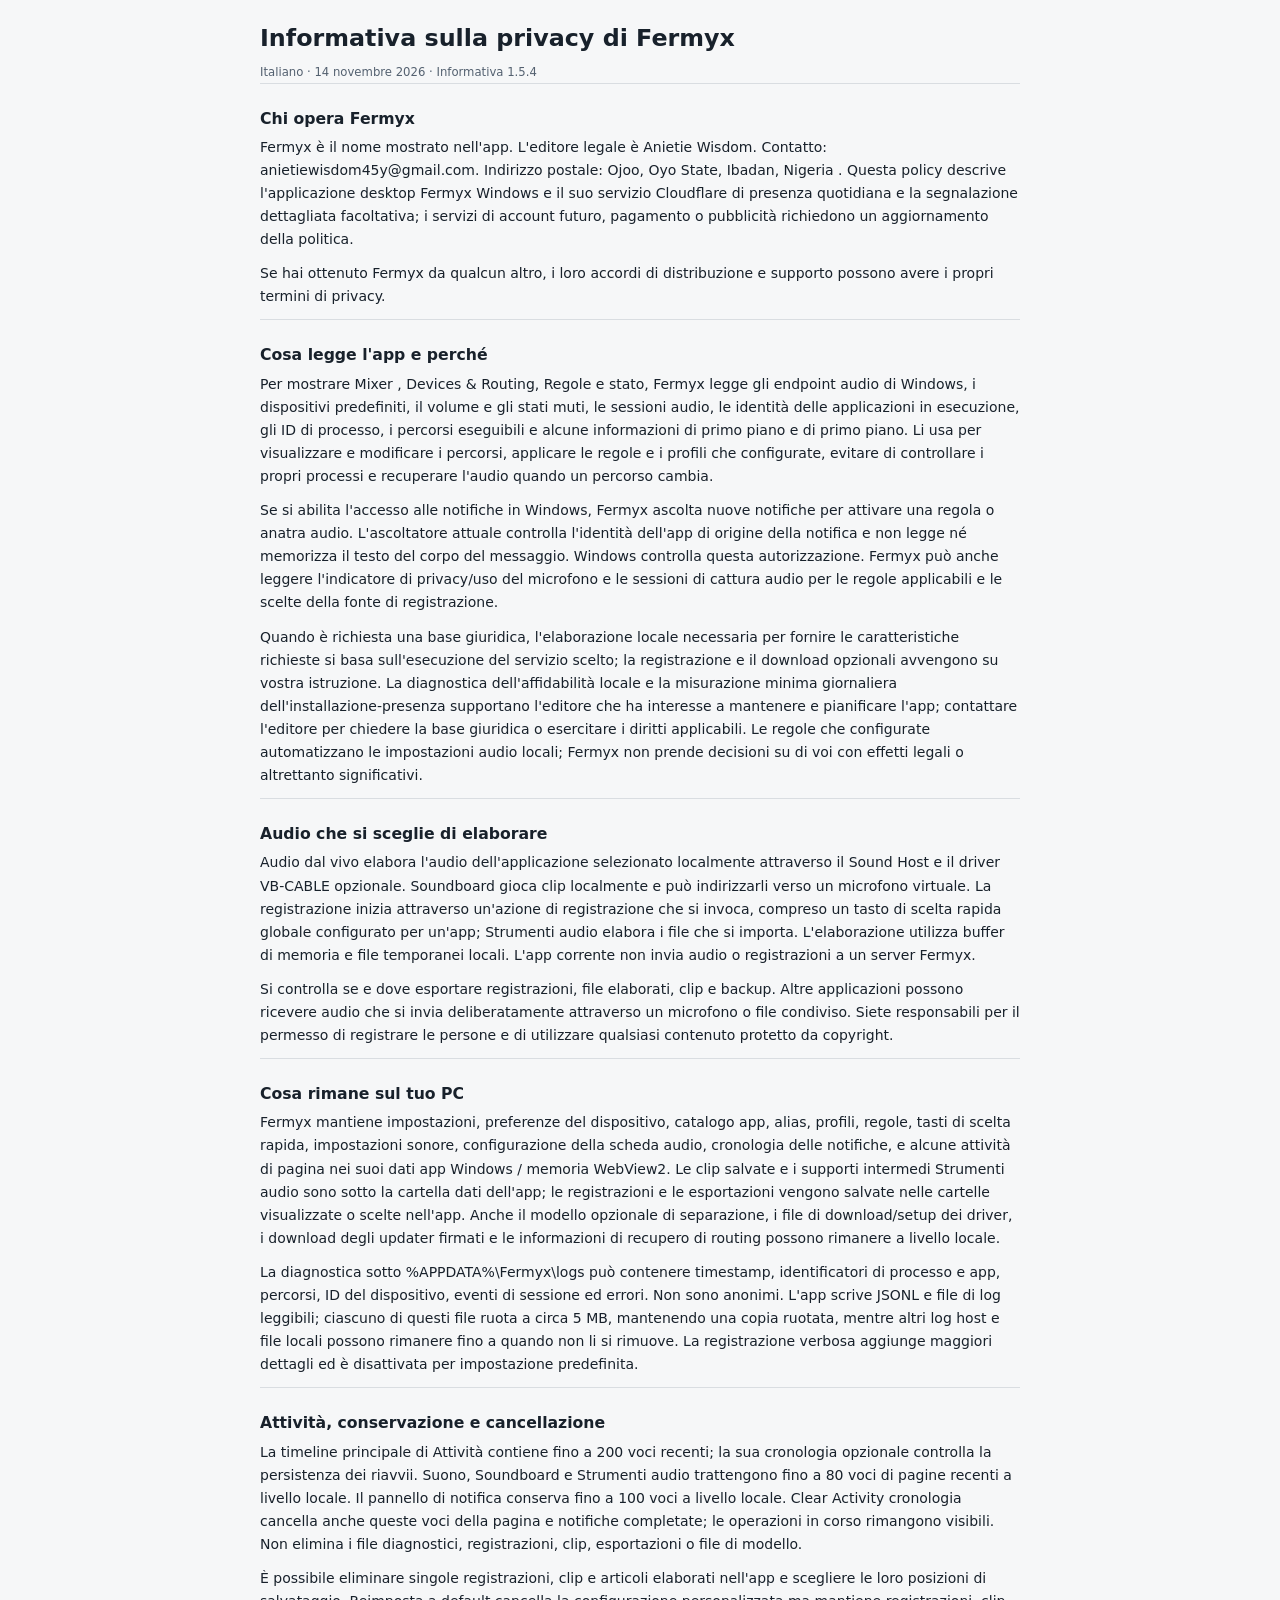
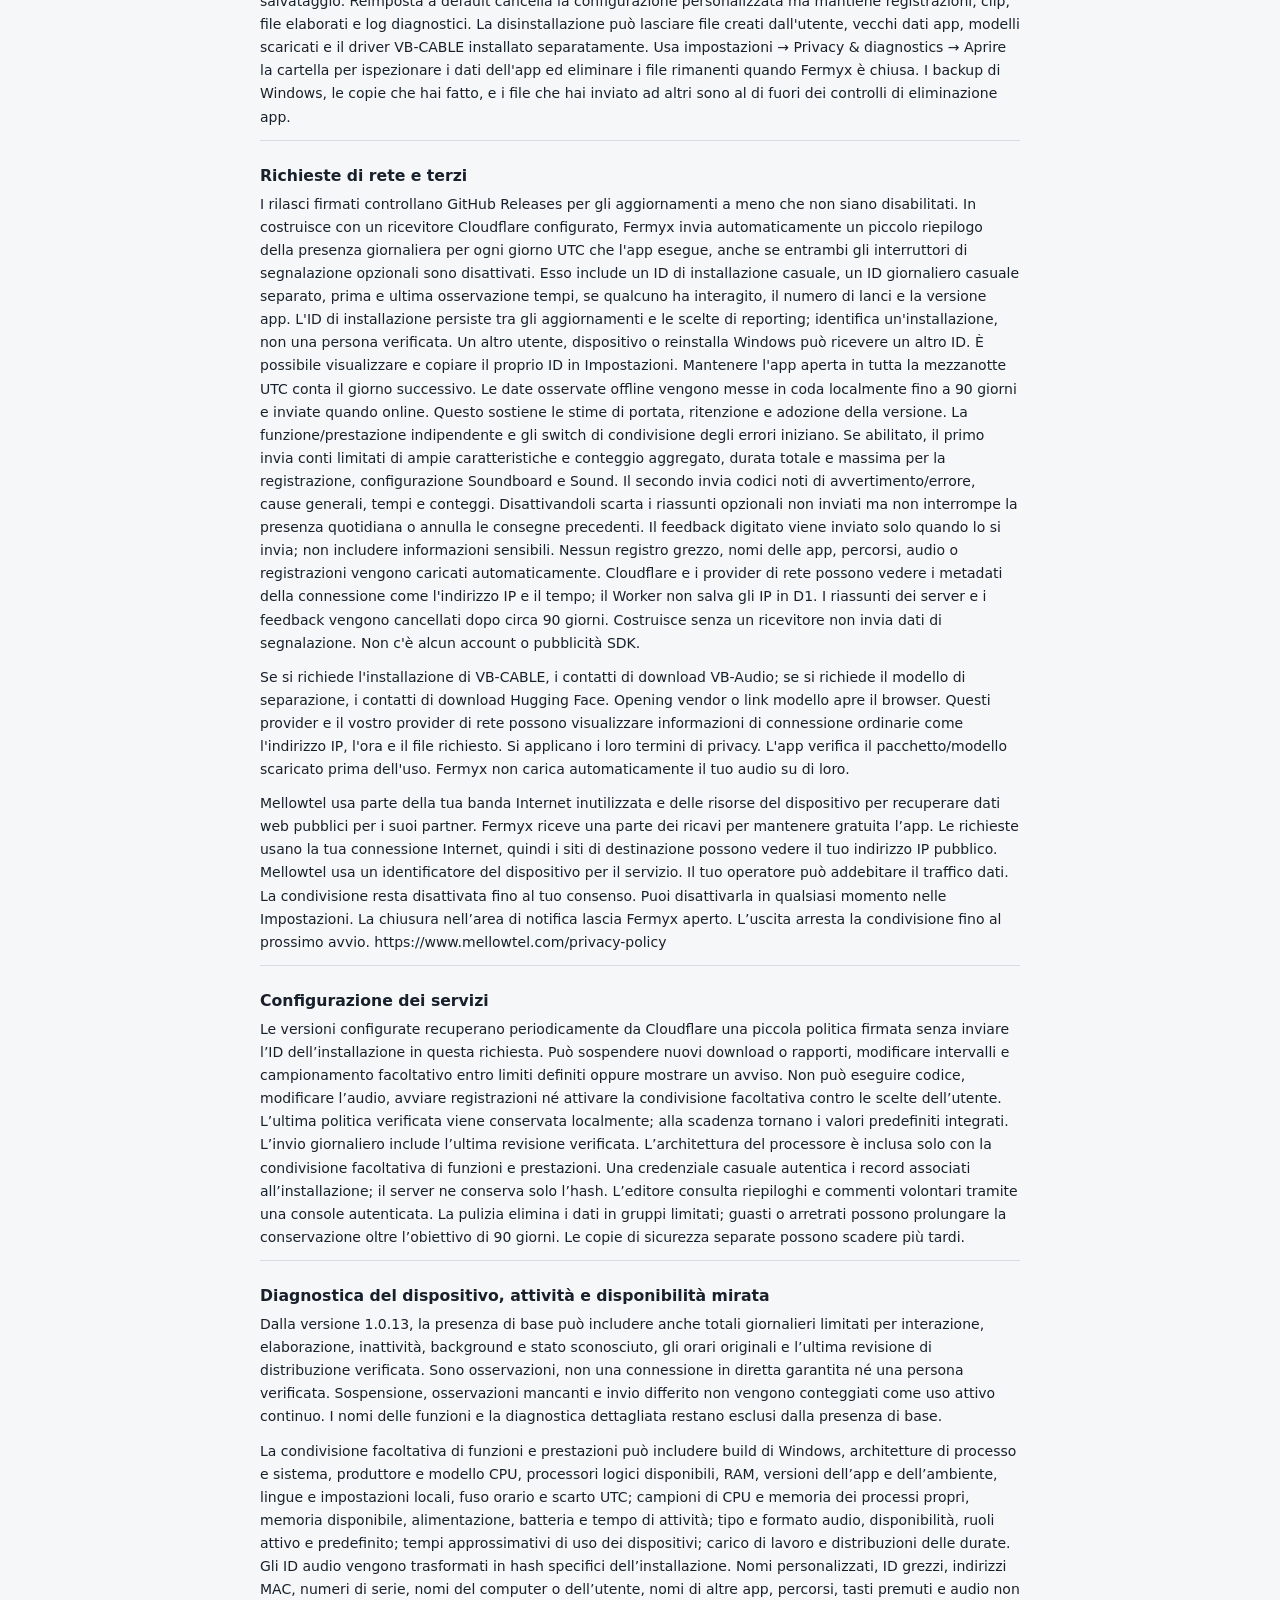
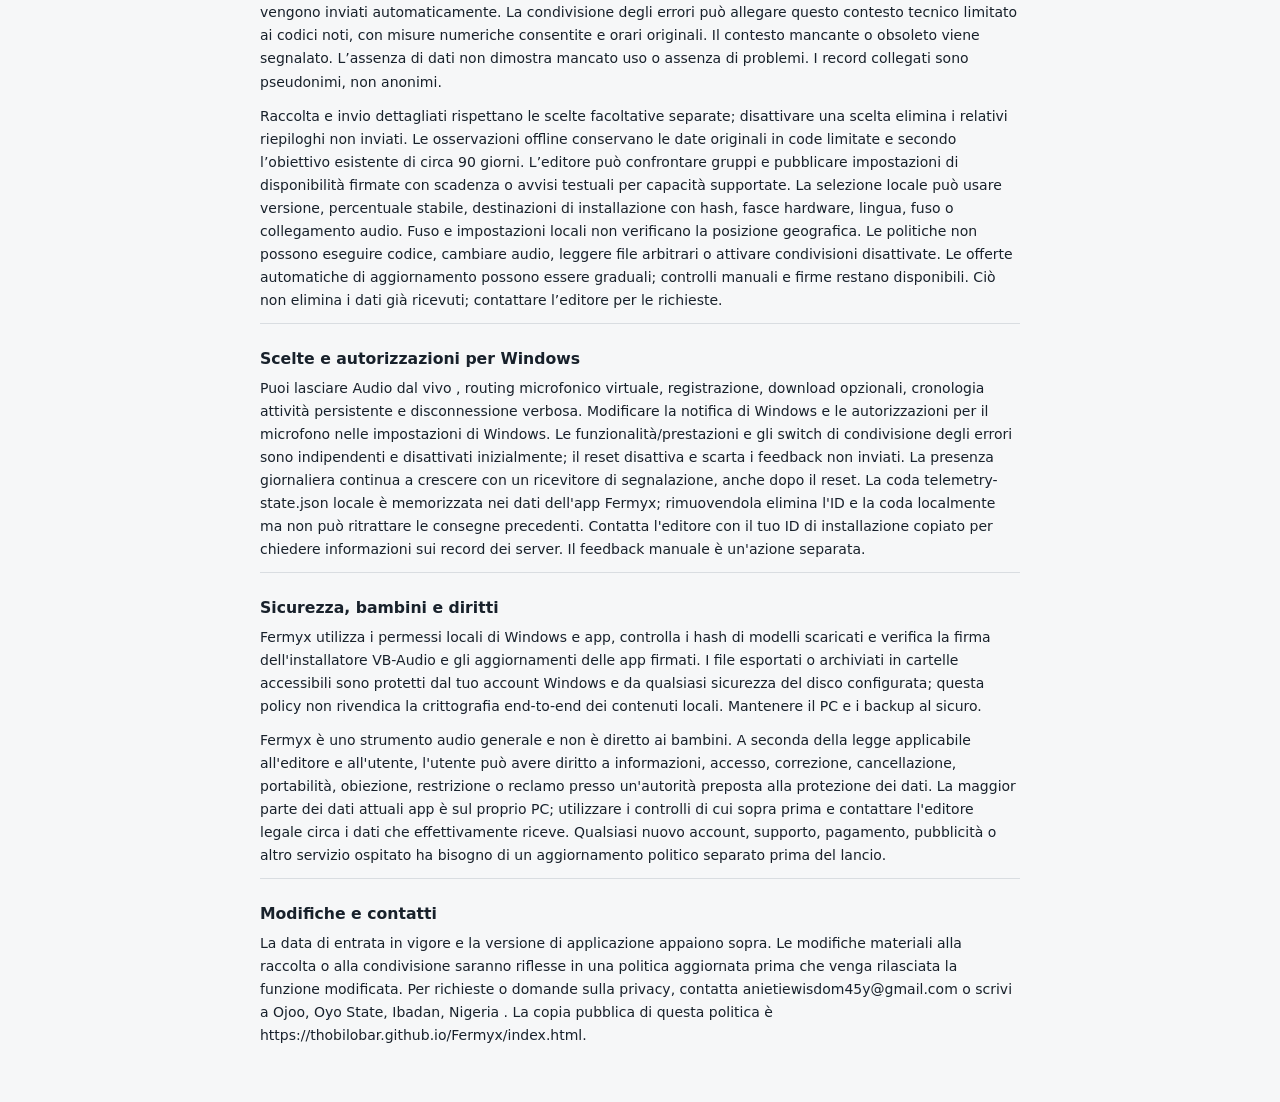
<file: privacy-policy.it.html>
<!doctype html>
<html lang="it"><head><meta name="fermyx-policy-version" content="1.5.4"><meta charset="utf-8"><meta name="viewport" content="width=device-width,initial-scale=1"><title>Informativa sulla privacy di Fermyx</title><style>
@font-face{font-family:"Fermyx Hindi";src:url("../fonts/fermyx-hi.woff2")}html:lang(hi){font-family:"Nirmala UI","Fermyx Hindi",system-ui,sans-serif}@font-face{font-family:"Fermyx Japanese";src:url("../fonts/fermyx-ja.woff2")}@font-face{font-family:"Fermyx Korean";src:url("../fonts/fermyx-ko.woff2")}html:lang(ja){font-family:"Yu Gothic UI","Meiryo","Fermyx Japanese",system-ui,sans-serif;line-break:strict}html:lang(ko){font-family:"Malgun Gothic","Fermyx Korean",system-ui,sans-serif;word-break:keep-all}:root{color-scheme:light dark;font-family:system-ui,Segoe UI,sans-serif;font-size:14px;line-height:1.65;background:#f6f7f8;color:#18212b}body{max-width:760px;margin:0 auto;padding:24px clamp(16px,5vw,36px) 44px}h1{font-size:1.7rem;line-height:1.2;margin:0 0 7px}h2{font-size:1.12rem;line-height:1.35;margin:24px 0 6px}p{margin:7px 0 11px;overflow-wrap:anywhere}small{color:#546170}aside{border-left:3px solid #b06700;padding:10px 13px;background:#fff4df;margin:20px 0}section{border-top:1px solid #d9dde1}::selection{background:#afddff}@media(prefers-color-scheme:dark){:root{background:#171a1e;color:#edf2f5}small{color:#a8b3bc}section{border-color:#384148}aside{background:#30271a;color:#ffe1a4}}
</style></head><body><main><h1>Informativa sulla privacy di Fermyx</h1><small>Italiano · 14 novembre 2026 · Informativa 1.5.4</small><section><h2>Chi opera Fermyx</h2><p>Fermyx è il nome mostrato nell&#39;app. L&#39;editore legale è Anietie Wisdom. Contatto: anietiewisdom45y@gmail.com. Indirizzo postale: Ojoo, Oyo State, Ibadan, Nigeria . Questa policy descrive l&#39;applicazione desktop Fermyx Windows e il suo servizio Cloudflare di presenza quotidiana e la segnalazione dettagliata facoltativa; i servizi di account futuro, pagamento o pubblicità richiedono un aggiornamento della politica.</p><p>Se hai ottenuto Fermyx da qualcun altro, i loro accordi di distribuzione e supporto possono avere i propri termini di privacy.</p></section>
<section><h2>Cosa legge l&#39;app e perché</h2><p>Per mostrare Mixer , Devices &amp; Routing, Regole e stato, Fermyx legge gli endpoint audio di Windows, i dispositivi predefiniti, il volume e gli stati muti, le sessioni audio, le identità delle applicazioni in esecuzione, gli ID di processo, i percorsi eseguibili e alcune informazioni di primo piano e di primo piano. Li usa per visualizzare e modificare i percorsi, applicare le regole e i profili che configurate, evitare di controllare i propri processi e recuperare l&#39;audio quando un percorso cambia.</p><p>Se si abilita l&#39;accesso alle notifiche in Windows, Fermyx ascolta nuove notifiche per attivare una regola o anatra audio. L&#39;ascoltatore attuale controlla l&#39;identità dell&#39;app di origine della notifica e non legge né memorizza il testo del corpo del messaggio. Windows controlla questa autorizzazione. Fermyx può anche leggere l&#39;indicatore di privacy/uso del microfono e le sessioni di cattura audio per le regole applicabili e le scelte della fonte di registrazione.</p><p>Quando è richiesta una base giuridica, l&#39;elaborazione locale necessaria per fornire le caratteristiche richieste si basa sull&#39;esecuzione del servizio scelto; la registrazione e il download opzionali avvengono su vostra istruzione. La diagnostica dell&#39;affidabilità locale e la misurazione minima giornaliera dell&#39;installazione-presenza supportano l&#39;editore che ha interesse a mantenere e pianificare l&#39;app; contattare l&#39;editore per chiedere la base giuridica o esercitare i diritti applicabili. Le regole che configurate automatizzano le impostazioni audio locali; Fermyx non prende decisioni su di voi con effetti legali o altrettanto significativi.</p></section>
<section><h2>Audio che si sceglie di elaborare</h2><p>Audio dal vivo elabora l&#39;audio dell&#39;applicazione selezionato localmente attraverso il Sound Host e il driver VB-CABLE opzionale. Soundboard gioca clip localmente e può indirizzarli verso un microfono virtuale. La registrazione inizia attraverso un&#39;azione di registrazione che si invoca, compreso un tasto di scelta rapida globale configurato per un&#39;app; Strumenti audio elabora i file che si importa. L&#39;elaborazione utilizza buffer di memoria e file temporanei locali. L&#39;app corrente non invia audio o registrazioni a un server Fermyx.</p><p>Si controlla se e dove esportare registrazioni, file elaborati, clip e backup. Altre applicazioni possono ricevere audio che si invia deliberatamente attraverso un microfono o file condiviso. Siete responsabili per il permesso di registrare le persone e di utilizzare qualsiasi contenuto protetto da copyright.</p></section>
<section><h2>Cosa rimane sul tuo PC</h2><p>Fermyx mantiene impostazioni, preferenze del dispositivo, catalogo app, alias, profili, regole, tasti di scelta rapida, impostazioni sonore, configurazione della scheda audio, cronologia delle notifiche, e alcune attività di pagina nei suoi dati app Windows / memoria WebView2. Le clip salvate e i supporti intermedi Strumenti audio sono sotto la cartella dati dell&#39;app; le registrazioni e le esportazioni vengono salvate nelle cartelle visualizzate o scelte nell&#39;app. Anche il modello opzionale di separazione, i file di download/setup dei driver, i download degli updater firmati e le informazioni di recupero di routing possono rimanere a livello locale.</p><p>La diagnostica sotto %APPDATA%\Fermyx\logs può contenere timestamp, identificatori di processo e app, percorsi, ID del dispositivo, eventi di sessione ed errori. Non sono anonimi. L&#39;app scrive JSONL e file di log leggibili; ciascuno di questi file ruota a circa 5 MB, mantenendo una copia ruotata, mentre altri log host e file locali possono rimanere fino a quando non li si rimuove. La registrazione verbosa aggiunge maggiori dettagli ed è disattivata per impostazione predefinita.</p></section>
<section><h2>Attività, conservazione e cancellazione</h2><p>La timeline principale di Attività contiene fino a 200 voci recenti; la sua cronologia opzionale controlla la persistenza dei riavvii. Suono, Soundboard e Strumenti audio trattengono fino a 80 voci di pagine recenti a livello locale. Il pannello di notifica conserva fino a 100 voci a livello locale. Clear Activity cronologia cancella anche queste voci della pagina e notifiche completate; le operazioni in corso rimangono visibili. Non elimina i file diagnostici, registrazioni, clip, esportazioni o file di modello.</p><p>È possibile eliminare singole registrazioni, clip e articoli elaborati nell&#39;app e scegliere le loro posizioni di salvataggio. Reimposta a default cancella la configurazione personalizzata ma mantiene registrazioni, clip, file elaborati e log diagnostici. La disinstallazione può lasciare file creati dall&#39;utente, vecchi dati app, modelli scaricati e il driver VB-CABLE installato separatamente. Usa impostazioni → Privacy &amp; diagnostics → Aprire la cartella per ispezionare i dati dell&#39;app ed eliminare i file rimanenti quando Fermyx è chiusa. I backup di Windows, le copie che hai fatto, e i file che hai inviato ad altri sono al di fuori dei controlli di eliminazione app.</p></section>
<section><h2>Richieste di rete e terzi</h2><p>I rilasci firmati controllano GitHub Releases per gli aggiornamenti a meno che non siano disabilitati. In costruisce con un ricevitore Cloudflare configurato, Fermyx invia automaticamente un piccolo riepilogo della presenza giornaliera per ogni giorno UTC che l&#39;app esegue, anche se entrambi gli interruttori di segnalazione opzionali sono disattivati. Esso include un ID di installazione casuale, un ID giornaliero casuale separato, prima e ultima osservazione tempi, se qualcuno ha interagito, il numero di lanci e la versione app. L&#39;ID di installazione persiste tra gli aggiornamenti e le scelte di reporting; identifica un&#39;installazione, non una persona verificata. Un altro utente, dispositivo o reinstalla Windows può ricevere un altro ID. È possibile visualizzare e copiare il proprio ID in Impostazioni. Mantenere l&#39;app aperta in tutta la mezzanotte UTC conta il giorno successivo. Le date osservate offline vengono messe in coda localmente fino a 90 giorni e inviate quando online. Questo sostiene le stime di portata, ritenzione e adozione della versione. La funzione/prestazione indipendente e gli switch di condivisione degli errori iniziano. Se abilitato, il primo invia conti limitati di ampie caratteristiche e conteggio aggregato, durata totale e massima per la registrazione, configurazione Soundboard e Sound. Il secondo invia codici noti di avvertimento/errore, cause generali, tempi e conteggi. Disattivandoli scarta i riassunti opzionali non inviati ma non interrompe la presenza quotidiana o annulla le consegne precedenti. Il feedback digitato viene inviato solo quando lo si invia; non includere informazioni sensibili. Nessun registro grezzo, nomi delle app, percorsi, audio o registrazioni vengono caricati automaticamente. Cloudflare e i provider di rete possono vedere i metadati della connessione come l&#39;indirizzo IP e il tempo; il Worker non salva gli IP in D1. I riassunti dei server e i feedback vengono cancellati dopo circa 90 giorni. Costruisce senza un ricevitore non invia dati di segnalazione. Non c&#39;è alcun account o pubblicità SDK.</p><p>Se si richiede l&#39;installazione di VB-CABLE, i contatti di download VB-Audio; se si richiede il modello di separazione, i contatti di download Hugging Face. Opening vendor o link modello apre il browser. Questi provider e il vostro provider di rete possono visualizzare informazioni di connessione ordinarie come l&#39;indirizzo IP, l&#39;ora e il file richiesto. Si applicano i loro termini di privacy. L&#39;app verifica il pacchetto/modello scaricato prima dell&#39;uso. Fermyx non carica automaticamente il tuo audio su di loro.</p><p>Mellowtel usa parte della tua banda Internet inutilizzata e delle risorse del dispositivo per recuperare dati web pubblici per i suoi partner. Fermyx riceve una parte dei ricavi per mantenere gratuita l’app. Le richieste usano la tua connessione Internet, quindi i siti di destinazione possono vedere il tuo indirizzo IP pubblico. Mellowtel usa un identificatore del dispositivo per il servizio. Il tuo operatore può addebitare il traffico dati. La condivisione resta disattivata fino al tuo consenso. Puoi disattivarla in qualsiasi momento nelle Impostazioni. La chiusura nell’area di notifica lascia Fermyx aperto. L’uscita arresta la condivisione fino al prossimo avvio. https://www.mellowtel.com/privacy-policy</p></section>
<section><h2>Configurazione dei servizi</h2><p>Le versioni configurate recuperano periodicamente da Cloudflare una piccola politica firmata senza inviare l’ID dell’installazione in questa richiesta. Può sospendere nuovi download o rapporti, modificare intervalli e campionamento facoltativo entro limiti definiti oppure mostrare un avviso. Non può eseguire codice, modificare l’audio, avviare registrazioni né attivare la condivisione facoltativa contro le scelte dell’utente. L’ultima politica verificata viene conservata localmente; alla scadenza tornano i valori predefiniti integrati. L’invio giornaliero include l’ultima revisione verificata. L’architettura del processore è inclusa solo con la condivisione facoltativa di funzioni e prestazioni. Una credenziale casuale autentica i record associati all’installazione; il server ne conserva solo l’hash. L’editore consulta riepiloghi e commenti volontari tramite una console autenticata. La pulizia elimina i dati in gruppi limitati; guasti o arretrati possono prolungare la conservazione oltre l’obiettivo di 90 giorni. Le copie di sicurezza separate possono scadere più tardi.</p></section>
<section><h2>Diagnostica del dispositivo, attività e disponibilità mirata</h2><p>Dalla versione 1.0.13, la presenza di base può includere anche totali giornalieri limitati per interazione, elaborazione, inattività, background e stato sconosciuto, gli orari originali e l’ultima revisione di distribuzione verificata. Sono osservazioni, non una connessione in diretta garantita né una persona verificata. Sospensione, osservazioni mancanti e invio differito non vengono conteggiati come uso attivo continuo. I nomi delle funzioni e la diagnostica dettagliata restano esclusi dalla presenza di base.</p><p>La condivisione facoltativa di funzioni e prestazioni può includere build di Windows, architetture di processo e sistema, produttore e modello CPU, processori logici disponibili, RAM, versioni dell’app e dell’ambiente, lingue e impostazioni locali, fuso orario e scarto UTC; campioni di CPU e memoria dei processi propri, memoria disponibile, alimentazione, batteria e tempo di attività; tipo e formato audio, disponibilità, ruoli attivo e predefinito; tempi approssimativi di uso dei dispositivi; carico di lavoro e distribuzioni delle durate. Gli ID audio vengono trasformati in hash specifici dell’installazione. Nomi personalizzati, ID grezzi, indirizzi MAC, numeri di serie, nomi del computer o dell’utente, nomi di altre app, percorsi, tasti premuti e audio non vengono inviati automaticamente. La condivisione degli errori può allegare questo contesto tecnico limitato ai codici noti, con misure numeriche consentite e orari originali. Il contesto mancante o obsoleto viene segnalato. L’assenza di dati non dimostra mancato uso o assenza di problemi. I record collegati sono pseudonimi, non anonimi.</p><p>Raccolta e invio dettagliati rispettano le scelte facoltative separate; disattivare una scelta elimina i relativi riepiloghi non inviati. Le osservazioni offline conservano le date originali in code limitate e secondo l’obiettivo esistente di circa 90 giorni. L’editore può confrontare gruppi e pubblicare impostazioni di disponibilità firmate con scadenza o avvisi testuali per capacità supportate. La selezione locale può usare versione, percentuale stabile, destinazioni di installazione con hash, fasce hardware, lingua, fuso o collegamento audio. Fuso e impostazioni locali non verificano la posizione geografica. Le politiche non possono eseguire codice, cambiare audio, leggere file arbitrari o attivare condivisioni disattivate. Le offerte automatiche di aggiornamento possono essere graduali; controlli manuali e firme restano disponibili. Ciò non elimina i dati già ricevuti; contattare l’editore per le richieste.</p></section>
<section><h2>Scelte e autorizzazioni per Windows</h2><p>Puoi lasciare Audio dal vivo , routing microfonico virtuale, registrazione, download opzionali, cronologia attività persistente e disconnessione verbosa. Modificare la notifica di Windows e le autorizzazioni per il microfono nelle impostazioni di Windows. Le funzionalità/prestazioni e gli switch di condivisione degli errori sono indipendenti e disattivati inizialmente; il reset disattiva e scarta i feedback non inviati. La presenza giornaliera continua a crescere con un ricevitore di segnalazione, anche dopo il reset. La coda telemetry-state.json locale è memorizzata nei dati dell&#39;app Fermyx; rimuovendola elimina l&#39;ID e la coda localmente ma non può ritrattare le consegne precedenti. Contatta l&#39;editore con il tuo ID di installazione copiato per chiedere informazioni sui record dei server. Il feedback manuale è un&#39;azione separata.</p></section>
<section><h2>Sicurezza, bambini e diritti</h2><p>Fermyx utilizza i permessi locali di Windows e app, controlla i hash di modelli scaricati e verifica la firma dell&#39;installatore VB-Audio e gli aggiornamenti delle app firmati. I file esportati o archiviati in cartelle accessibili sono protetti dal tuo account Windows e da qualsiasi sicurezza del disco configurata; questa policy non rivendica la crittografia end-to-end dei contenuti locali. Mantenere il PC e i backup al sicuro.</p><p>Fermyx è uno strumento audio generale e non è diretto ai bambini. A seconda della legge applicabile all&#39;editore e all&#39;utente, l&#39;utente può avere diritto a informazioni, accesso, correzione, cancellazione, portabilità, obiezione, restrizione o reclamo presso un&#39;autorità preposta alla protezione dei dati. La maggior parte dei dati attuali app è sul proprio PC; utilizzare i controlli di cui sopra prima e contattare l&#39;editore legale circa i dati che effettivamente riceve. Qualsiasi nuovo account, supporto, pagamento, pubblicità o altro servizio ospitato ha bisogno di un aggiornamento politico separato prima del lancio.</p></section>
<section><h2>Modifiche e contatti</h2><p>La data di entrata in vigore e la versione di applicazione appaiono sopra. Le modifiche materiali alla raccolta o alla condivisione saranno riflesse in una politica aggiornata prima che venga rilasciata la funzione modificata. Per richieste o domande sulla privacy, contatta anietiewisdom45y@gmail.com o scrivi a Ojoo, Oyo State, Ibadan, Nigeria . La copia pubblica di questa politica è https://thobilobar.github.io/Fermyx/index.html.</p></section></main></body></html>
</file>
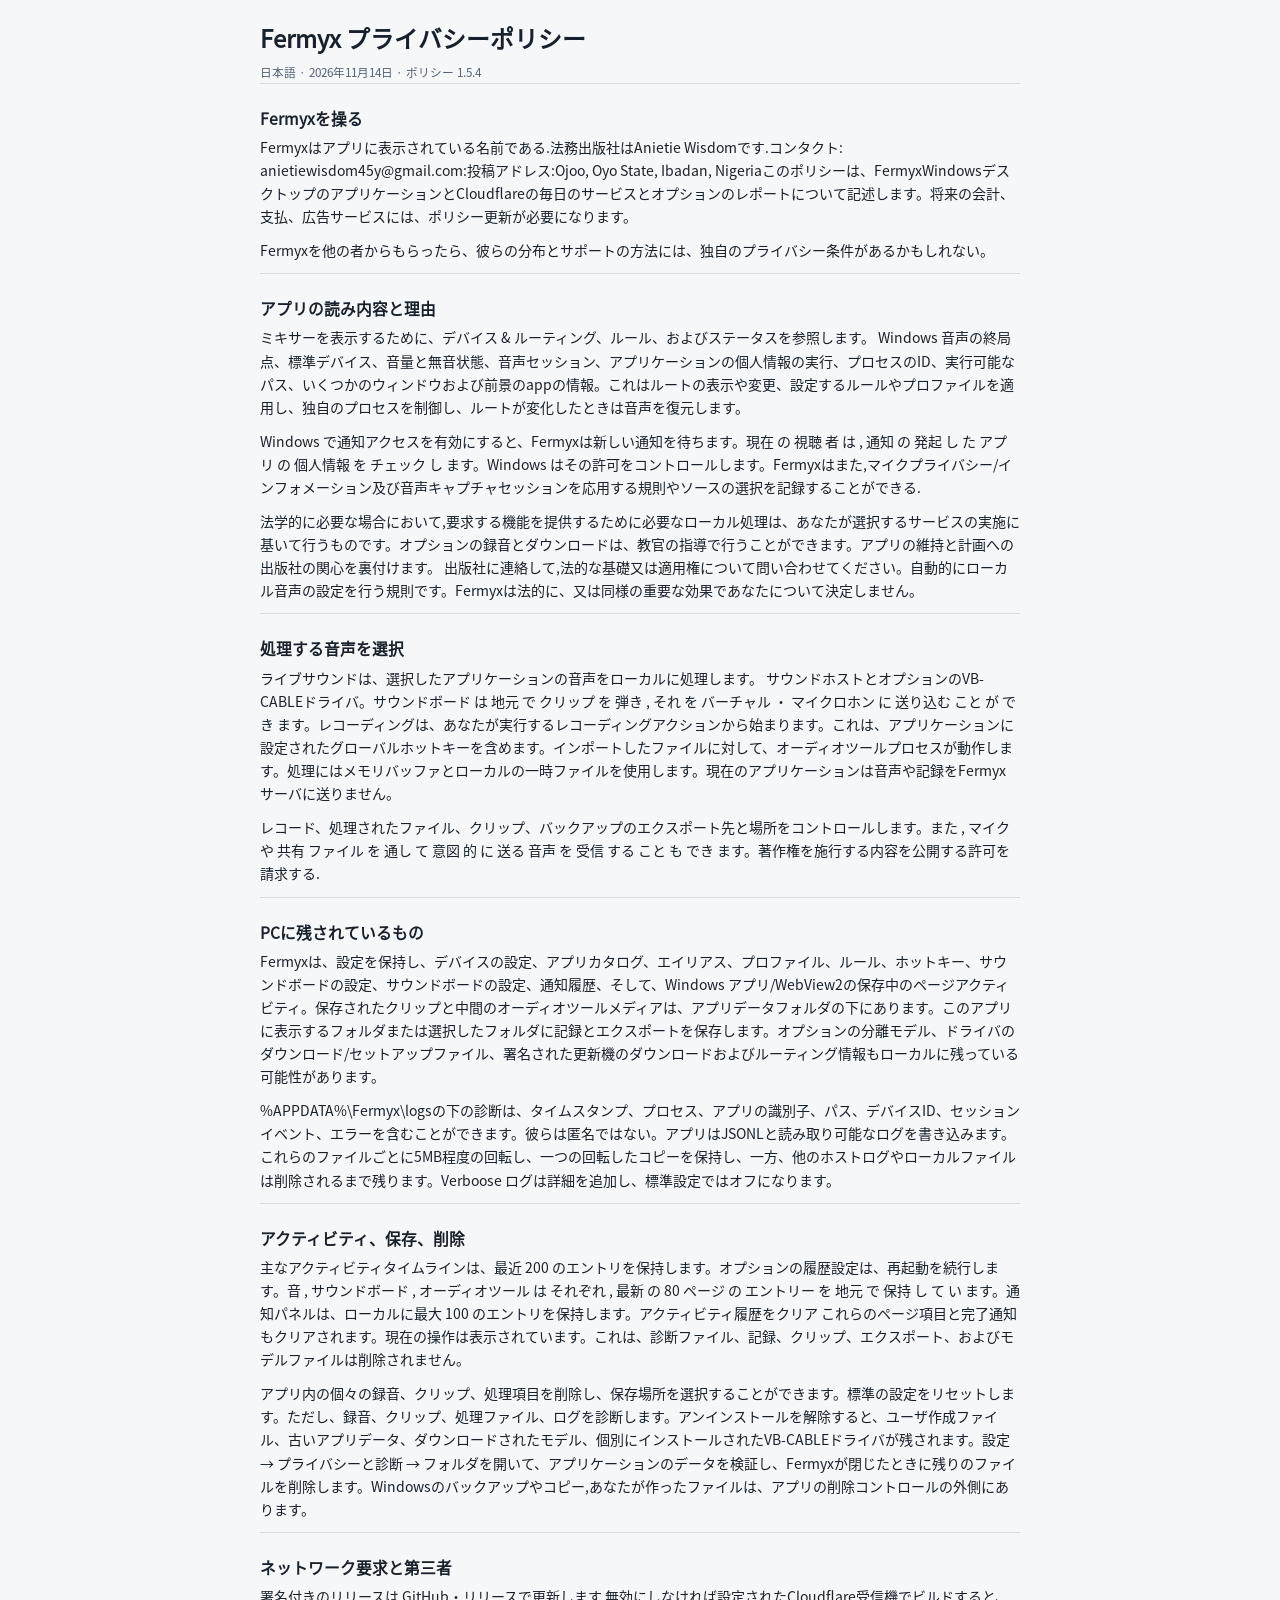
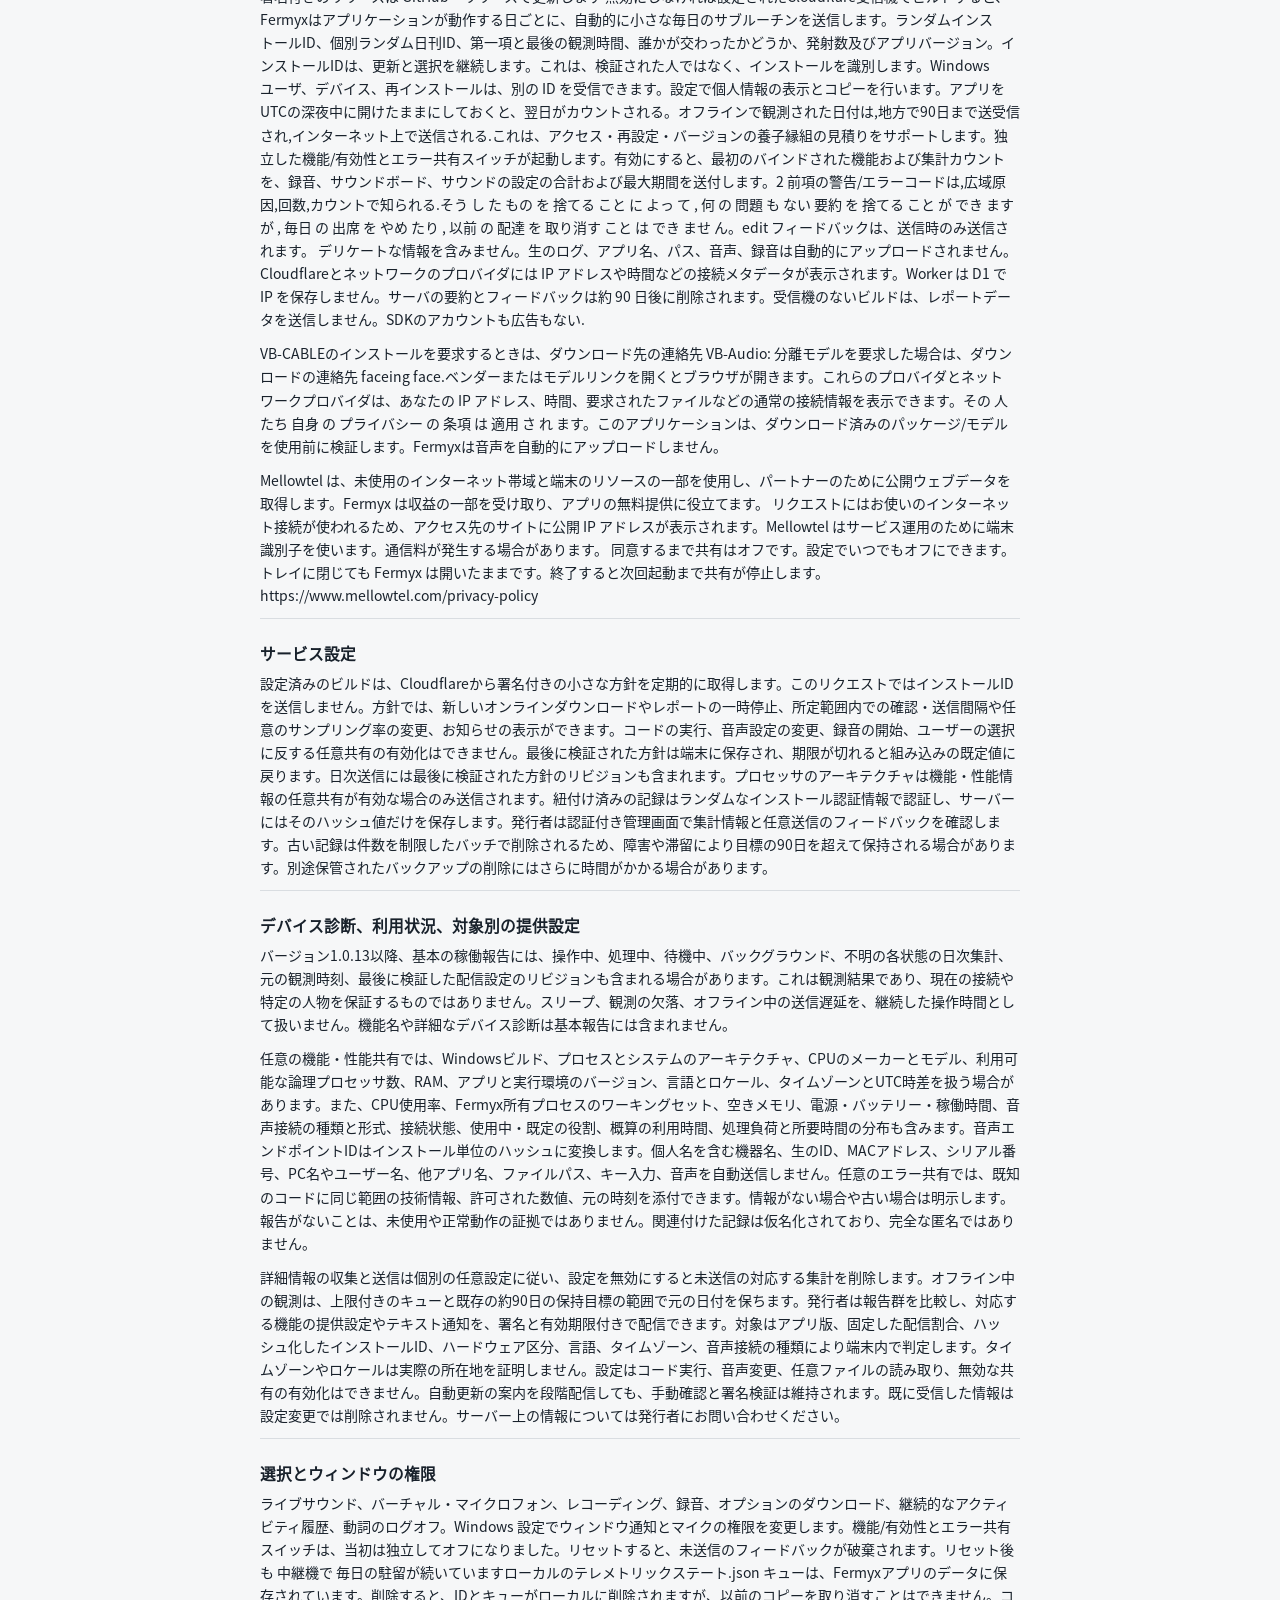
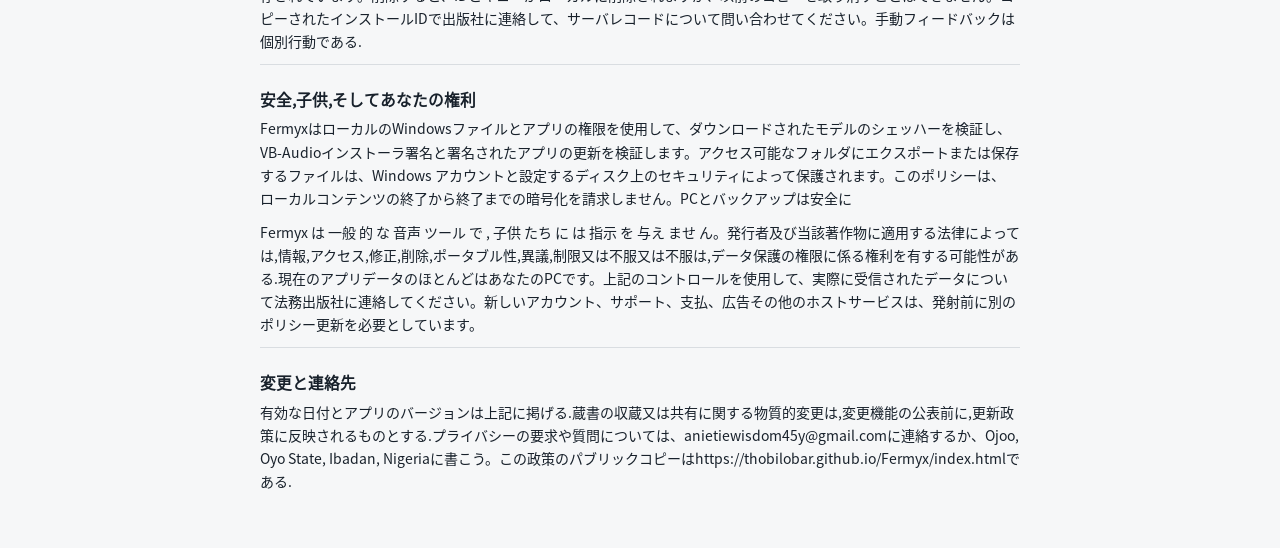
<file: privacy-policy.ja.html>
<!doctype html>
<html lang="ja"><head><meta name="fermyx-policy-version" content="1.5.4"><meta charset="utf-8"><meta name="viewport" content="width=device-width,initial-scale=1"><title>Fermyx プライバシーポリシー</title><style>
@font-face{font-family:"Fermyx Hindi";src:url("../fonts/fermyx-hi.woff2")}html:lang(hi){font-family:"Nirmala UI","Fermyx Hindi",system-ui,sans-serif}@font-face{font-family:"Fermyx Japanese";src:url("../fonts/fermyx-ja.woff2")}@font-face{font-family:"Fermyx Korean";src:url("../fonts/fermyx-ko.woff2")}html:lang(ja){font-family:"Yu Gothic UI","Meiryo","Fermyx Japanese",system-ui,sans-serif;line-break:strict}html:lang(ko){font-family:"Malgun Gothic","Fermyx Korean",system-ui,sans-serif;word-break:keep-all}:root{color-scheme:light dark;font-family:system-ui,Segoe UI,sans-serif;font-size:14px;line-height:1.65;background:#f6f7f8;color:#18212b}body{max-width:760px;margin:0 auto;padding:24px clamp(16px,5vw,36px) 44px}h1{font-size:1.7rem;line-height:1.2;margin:0 0 7px}h2{font-size:1.12rem;line-height:1.35;margin:24px 0 6px}p{margin:7px 0 11px;overflow-wrap:anywhere}small{color:#546170}aside{border-left:3px solid #b06700;padding:10px 13px;background:#fff4df;margin:20px 0}section{border-top:1px solid #d9dde1}::selection{background:#afddff}@media(prefers-color-scheme:dark){:root{background:#171a1e;color:#edf2f5}small{color:#a8b3bc}section{border-color:#384148}aside{background:#30271a;color:#ffe1a4}}
</style></head><body><main><h1>Fermyx プライバシーポリシー</h1><small>日本語 · 2026年11月14日 · ポリシー 1.5.4</small><section><h2>Fermyxを操る</h2><p>Fermyxはアプリに表示されている名前である.法務出版社はAnietie Wisdomです.コンタクト: anietiewisdom45y@gmail.com:投稿アドレス:Ojoo, Oyo State, Ibadan, Nigeriaこのポリシーは、FermyxWindowsデスクトップのアプリケーションとCloudflareの毎日のサービスとオプションのレポートについて記述します。将来の会計、支払、広告サービスには、ポリシー更新が必要になります。</p><p>Fermyxを他の者からもらったら、彼らの分布とサポートの方法には、独自のプライバシー条件があるかもしれない。</p></section>
<section><h2>アプリの読み内容と理由</h2><p>ミキサーを表示するために、デバイス &amp; ルーティング、ルール、およびステータスを参照します。 Windows 音声の終局点、標準デバイス、音量と無音状態、音声セッション、アプリケーションの個人情報の実行、プロセスのID、実行可能なパス、いくつかのウィンドウおよび前景のappの情報。これはルートの表示や変更、設定するルールやプロファイルを適用し、独自のプロセスを制御し、ルートが変化したときは音声を復元します。</p><p>Windows で通知アクセスを有効にすると、Fermyxは新しい通知を待ちます。現在 の 視聴 者 は , 通知 の 発起 し た アプリ の 個人情報 を チェック し ます。Windows はその許可をコントロールします。Fermyxはまた,マイクプライバシー/インフォメーション及び音声キャプチャセッションを応用する規則やソースの選択を記録することができる.</p><p>法学的に必要な場合において,要求する機能を提供するために必要なローカル処理は、あなたが選択するサービスの実施に基いて行うものです。オプションの録音とダウンロードは、教官の指導で行うことができます。アプリの維持と計画への出版社の関心を裏付けます。 出版社に連絡して,法的な基礎又は適用権について問い合わせてください。自動的にローカル音声の設定を行う規則です。Fermyxは法的に、又は同様の重要な効果であなたについて決定しません。</p></section>
<section><h2>処理する音声を選択</h2><p>ライブサウンドは、選択したアプリケーションの音声をローカルに処理します。 サウンドホストとオプションのVB-CABLEドライバ。サウンドボード は 地元 で クリップ を 弾き , それ を バーチャル ・ マイクロホン に 送り込む こと が でき ます。レコーディングは、あなたが実行するレコーディングアクションから始まります。これは、アプリケーションに設定されたグローバルホットキーを含めます。インポートしたファイルに対して、オーディオツールプロセスが動作します。処理にはメモリバッファとローカルの一時ファイルを使用します。現在のアプリケーションは音声や記録をFermyxサーバに送りません。</p><p>レコード、処理されたファイル、クリップ、バックアップのエクスポート先と場所をコントロールします。また , マイク や 共有 ファイル を 通し て 意図 的 に 送る 音声 を 受信 する こと も でき ます。著作権を施行する内容を公開する許可を請求する.</p></section>
<section><h2>PCに残されているもの</h2><p>Fermyxは、設定を保持し、デバイスの設定、アプリカタログ、エイリアス、プロファイル、ルール、ホットキー、サウンドボードの設定、サウンドボードの設定、通知履歴、そして、Windows アプリ/WebView2の保存中のページアクティビティ。保存されたクリップと中間のオーディオツールメディアは、アプリデータフォルダの下にあります。このアプリに表示するフォルダまたは選択したフォルダに記録とエクスポートを保存します。オプションの分離モデル、ドライバのダウンロード/セットアップファイル、署名された更新機のダウンロードおよびルーティング情報もローカルに残っている可能性があります。</p><p>%APPDATA%\Fermyx\logsの下の診断は、タイムスタンプ、プロセス、アプリの識別子、パス、デバイスID、セッションイベント、エラーを含むことができます。彼らは匿名ではない。アプリはJSONLと読み取り可能なログを書き込みます。これらのファイルごとに5MB程度の回転し、一つの回転したコピーを保持し、一方、他のホストログやローカルファイルは削除されるまで残ります。Verboose ログは詳細を追加し、標準設定ではオフになります。</p></section>
<section><h2>アクティビティ、保存、削除</h2><p>主なアクティビティタイムラインは、最近 200 のエントリを保持します。オプションの履歴設定は、再起動を続行します。音 , サウンドボード , オーディオツール は それぞれ , 最新 の 80 ページ の エントリー を 地元 で 保持 し て い ます。通知パネルは、ローカルに最大 100 のエントリを保持します。アクティビティ履歴をクリア これらのページ項目と完了通知もクリアされます。現在の操作は表示されています。これは、診断ファイル、記録、クリップ、エクスポート、およびモデルファイルは削除されません。</p><p>アプリ内の個々の録音、クリップ、処理項目を削除し、保存場所を選択することができます。標準の設定をリセットします。ただし、録音、クリップ、処理ファイル、ログを診断します。アンインストールを解除すると、ユーザ作成ファイル、古いアプリデータ、ダウンロードされたモデル、個別にインストールされたVB-CABLEドライバが残されます。設定 → プライバシーと診断 → フォルダを開いて、アプリケーションのデータを検証し、Fermyxが閉じたときに残りのファイルを削除します。Windowsのバックアップやコピー,あなたが作ったファイルは、アプリの削除コントロールの外側にあります。</p></section>
<section><h2>ネットワーク要求と第三者</h2><p>署名付きのリリースは GitHub・リリースで更新します 無効にしなければ設定されたCloudflare受信機でビルドすると、Fermyxはアプリケーションが動作する日ごとに、自動的に小さな毎日のサブルーチンを送信します。ランダムインストールID、個別ランダム日刊ID、第一項と最後の観測時間、誰かが交わったかどうか、発射数及びアプリバージョン。インストールIDは、更新と選択を継続します。これは、検証された人ではなく、インストールを識別します。Windows ユーザ、デバイス、再インストールは、別の ID を受信できます。設定で個人情報の表示とコピーを行います。アプリをUTCの深夜中に開けたままにしておくと、翌日がカウントされる。オフラインで観測された日付は,地方で90日まで送受信され,インターネット上で送信される.これは、アクセス・再設定・バージョンの養子縁組の見積りをサポートします。独立した機能/有効性とエラー共有スイッチが起動します。有効にすると、最初のバインドされた機能および集計カウントを、録音、サウンドボード、サウンドの設定の合計および最大期間を送付します。2 前項の警告/エラーコードは,広域原因,回数,カウントで知られる.そう し た もの を 捨てる こと に よっ て , 何 の 問題 も ない 要約 を 捨てる こと が でき ます が , 毎日 の 出席 を やめ たり , 以前 の 配達 を 取り消す こと は でき ませ ん。edit フィードバックは、送信時のみ送信されます。 デリケートな情報を含みません。生のログ、アプリ名、パス、音声、録音は自動的にアップロードされません。Cloudflareとネットワークのプロバイダには IP アドレスや時間などの接続メタデータが表示されます。Worker は D1 で IP を保存しません。サーバの要約とフィードバックは約 90 日後に削除されます。受信機のないビルドは、レポートデータを送信しません。SDKのアカウントも広告もない.</p><p>VB-CABLEのインストールを要求するときは、ダウンロード先の連絡先 VB-Audio: 分離モデルを要求した場合は、ダウンロードの連絡先 faceing face.ベンダーまたはモデルリンクを開くとブラウザが開きます。これらのプロバイダとネットワークプロバイダは、あなたの IP アドレス、時間、要求されたファイルなどの通常の接続情報を表示できます。その 人 たち 自身 の プライバシー の 条項 は 適用 さ れ ます。このアプリケーションは、ダウンロード済みのパッケージ/モデルを使用前に検証します。Fermyxは音声を自動的にアップロードしません。</p><p>Mellowtel は、未使用のインターネット帯域と端末のリソースの一部を使用し、パートナーのために公開ウェブデータを取得します。Fermyx は収益の一部を受け取り、アプリの無料提供に役立てます。 リクエストにはお使いのインターネット接続が使われるため、アクセス先のサイトに公開 IP アドレスが表示されます。Mellowtel はサービス運用のために端末識別子を使います。通信料が発生する場合があります。 同意するまで共有はオフです。設定でいつでもオフにできます。トレイに閉じても Fermyx は開いたままです。終了すると次回起動まで共有が停止します。 https://www.mellowtel.com/privacy-policy</p></section>
<section><h2>サービス設定</h2><p>設定済みのビルドは、Cloudflareから署名付きの小さな方針を定期的に取得します。このリクエストではインストールIDを送信しません。方針では、新しいオンラインダウンロードやレポートの一時停止、所定範囲内での確認・送信間隔や任意のサンプリング率の変更、お知らせの表示ができます。コードの実行、音声設定の変更、録音の開始、ユーザーの選択に反する任意共有の有効化はできません。最後に検証された方針は端末に保存され、期限が切れると組み込みの既定値に戻ります。日次送信には最後に検証された方針のリビジョンも含まれます。プロセッサのアーキテクチャは機能・性能情報の任意共有が有効な場合のみ送信されます。紐付け済みの記録はランダムなインストール認証情報で認証し、サーバーにはそのハッシュ値だけを保存します。発行者は認証付き管理画面で集計情報と任意送信のフィードバックを確認します。古い記録は件数を制限したバッチで削除されるため、障害や滞留により目標の90日を超えて保持される場合があります。別途保管されたバックアップの削除にはさらに時間がかかる場合があります。</p></section>
<section><h2>デバイス診断、利用状況、対象別の提供設定</h2><p>バージョン1.0.13以降、基本の稼働報告には、操作中、処理中、待機中、バックグラウンド、不明の各状態の日次集計、元の観測時刻、最後に検証した配信設定のリビジョンも含まれる場合があります。これは観測結果であり、現在の接続や特定の人物を保証するものではありません。スリープ、観測の欠落、オフライン中の送信遅延を、継続した操作時間として扱いません。機能名や詳細なデバイス診断は基本報告には含まれません。</p><p>任意の機能・性能共有では、Windowsビルド、プロセスとシステムのアーキテクチャ、CPUのメーカーとモデル、利用可能な論理プロセッサ数、RAM、アプリと実行環境のバージョン、言語とロケール、タイムゾーンとUTC時差を扱う場合があります。また、CPU使用率、Fermyx所有プロセスのワーキングセット、空きメモリ、電源・バッテリー・稼働時間、音声接続の種類と形式、接続状態、使用中・既定の役割、概算の利用時間、処理負荷と所要時間の分布も含みます。音声エンドポイントIDはインストール単位のハッシュに変換します。個人名を含む機器名、生のID、MACアドレス、シリアル番号、PC名やユーザー名、他アプリ名、ファイルパス、キー入力、音声を自動送信しません。任意のエラー共有では、既知のコードに同じ範囲の技術情報、許可された数値、元の時刻を添付できます。情報がない場合や古い場合は明示します。報告がないことは、未使用や正常動作の証拠ではありません。関連付けた記録は仮名化されており、完全な匿名ではありません。</p><p>詳細情報の収集と送信は個別の任意設定に従い、設定を無効にすると未送信の対応する集計を削除します。オフライン中の観測は、上限付きのキューと既存の約90日の保持目標の範囲で元の日付を保ちます。発行者は報告群を比較し、対応する機能の提供設定やテキスト通知を、署名と有効期限付きで配信できます。対象はアプリ版、固定した配信割合、ハッシュ化したインストールID、ハードウェア区分、言語、タイムゾーン、音声接続の種類により端末内で判定します。タイムゾーンやロケールは実際の所在地を証明しません。設定はコード実行、音声変更、任意ファイルの読み取り、無効な共有の有効化はできません。自動更新の案内を段階配信しても、手動確認と署名検証は維持されます。既に受信した情報は設定変更では削除されません。サーバー上の情報については発行者にお問い合わせください。</p></section>
<section><h2>選択とウィンドウの権限</h2><p>ライブサウンド、バーチャル・マイクロフォン、レコーディング、録音、オプションのダウンロード、継続的なアクティビティ履歴、動詞のログオフ。Windows 設定でウィンドウ通知とマイクの権限を変更します。機能/有効性とエラー共有スイッチは、当初は独立してオフになりました。リセットすると、未送信のフィードバックが破棄されます。リセット後も 中継機で 毎日の駐留が続いていますローカルのテレメトリックステート.json キューは、Fermyxアプリのデータに保存されています。削除すると、IDとキューがローカルに削除されますが、以前のコピーを取り消すことはできません。コピーされたインストールIDで出版社に連絡して、サーバレコードについて問い合わせてください。手動フィードバックは個別行動である.</p></section>
<section><h2>安全,子供,そしてあなたの権利</h2><p>FermyxはローカルのWindowsファイルとアプリの権限を使用して、ダウンロードされたモデルのシェッハーを検証し、VB-Audioインストーラ署名と署名されたアプリの更新を検証します。アクセス可能なフォルダにエクスポートまたは保存するファイルは、Windows アカウントと設定するディスク上のセキュリティによって保護されます。このポリシーは、ローカルコンテンツの終了から終了までの暗号化を請求しません。PCとバックアップは安全に</p><p>Fermyx は 一般 的 な 音声 ツール で , 子供 たち に は 指示 を 与え ませ ん。発行者及び当該著作物に適用する法律によっては,情報,アクセス,修正,削除,ポータブル性,異議,制限又は不服又は不服は,データ保護の権限に係る権利を有する可能性がある.現在のアプリデータのほとんどはあなたのPCです。上記のコントロールを使用して、実際に受信されたデータについて法務出版社に連絡してください。新しいアカウント、サポート、支払、広告その他のホストサービスは、発射前に別のポリシー更新を必要としています。</p></section>
<section><h2>変更と連絡先</h2><p>有効な日付とアプリのバージョンは上記に掲げる.蔵書の収蔵又は共有に関する物質的変更は,変更機能の公表前に,更新政策に反映されるものとする.プライバシーの要求や質問については、anietiewisdom45y@gmail.comに連絡するか、Ojoo, Oyo State, Ibadan, Nigeriaに書こう。この政策のパブリックコピーはhttps://thobilobar.github.io/Fermyx/index.htmlである.</p></section></main></body></html>
</file>
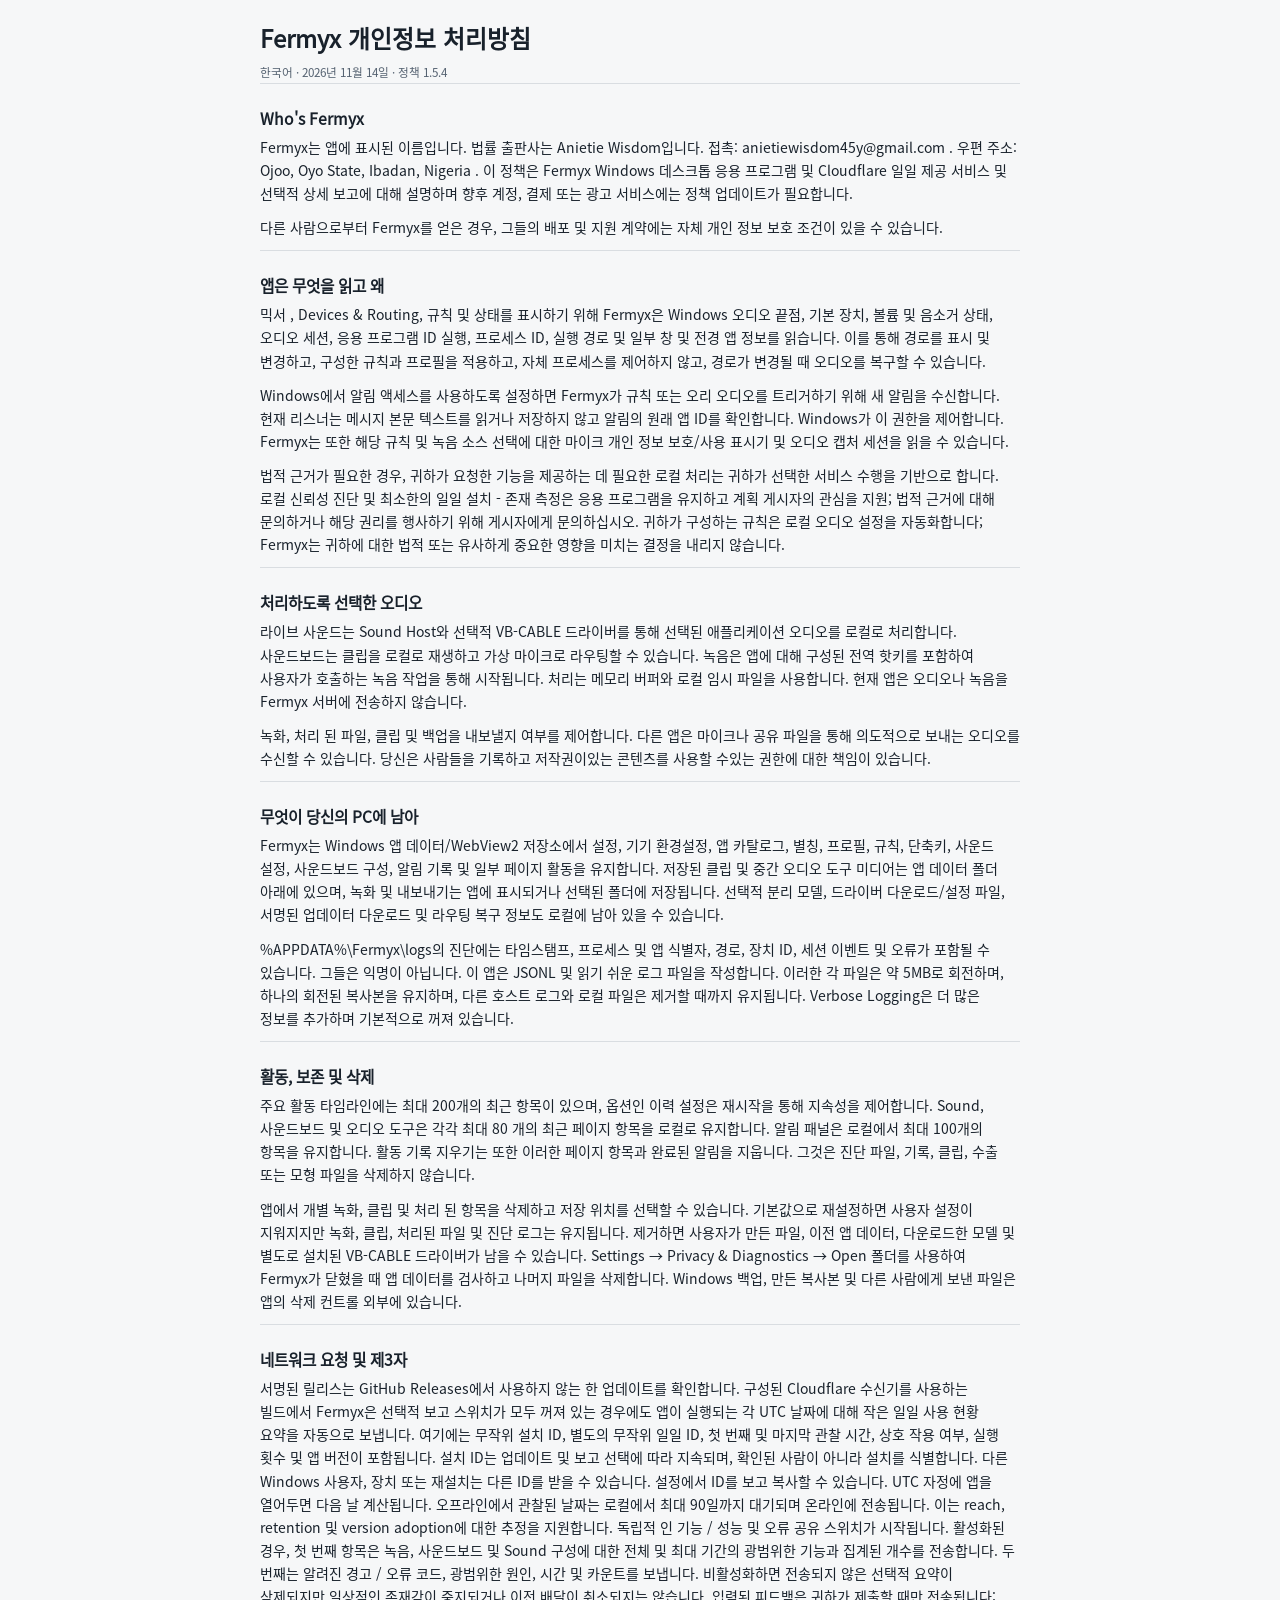
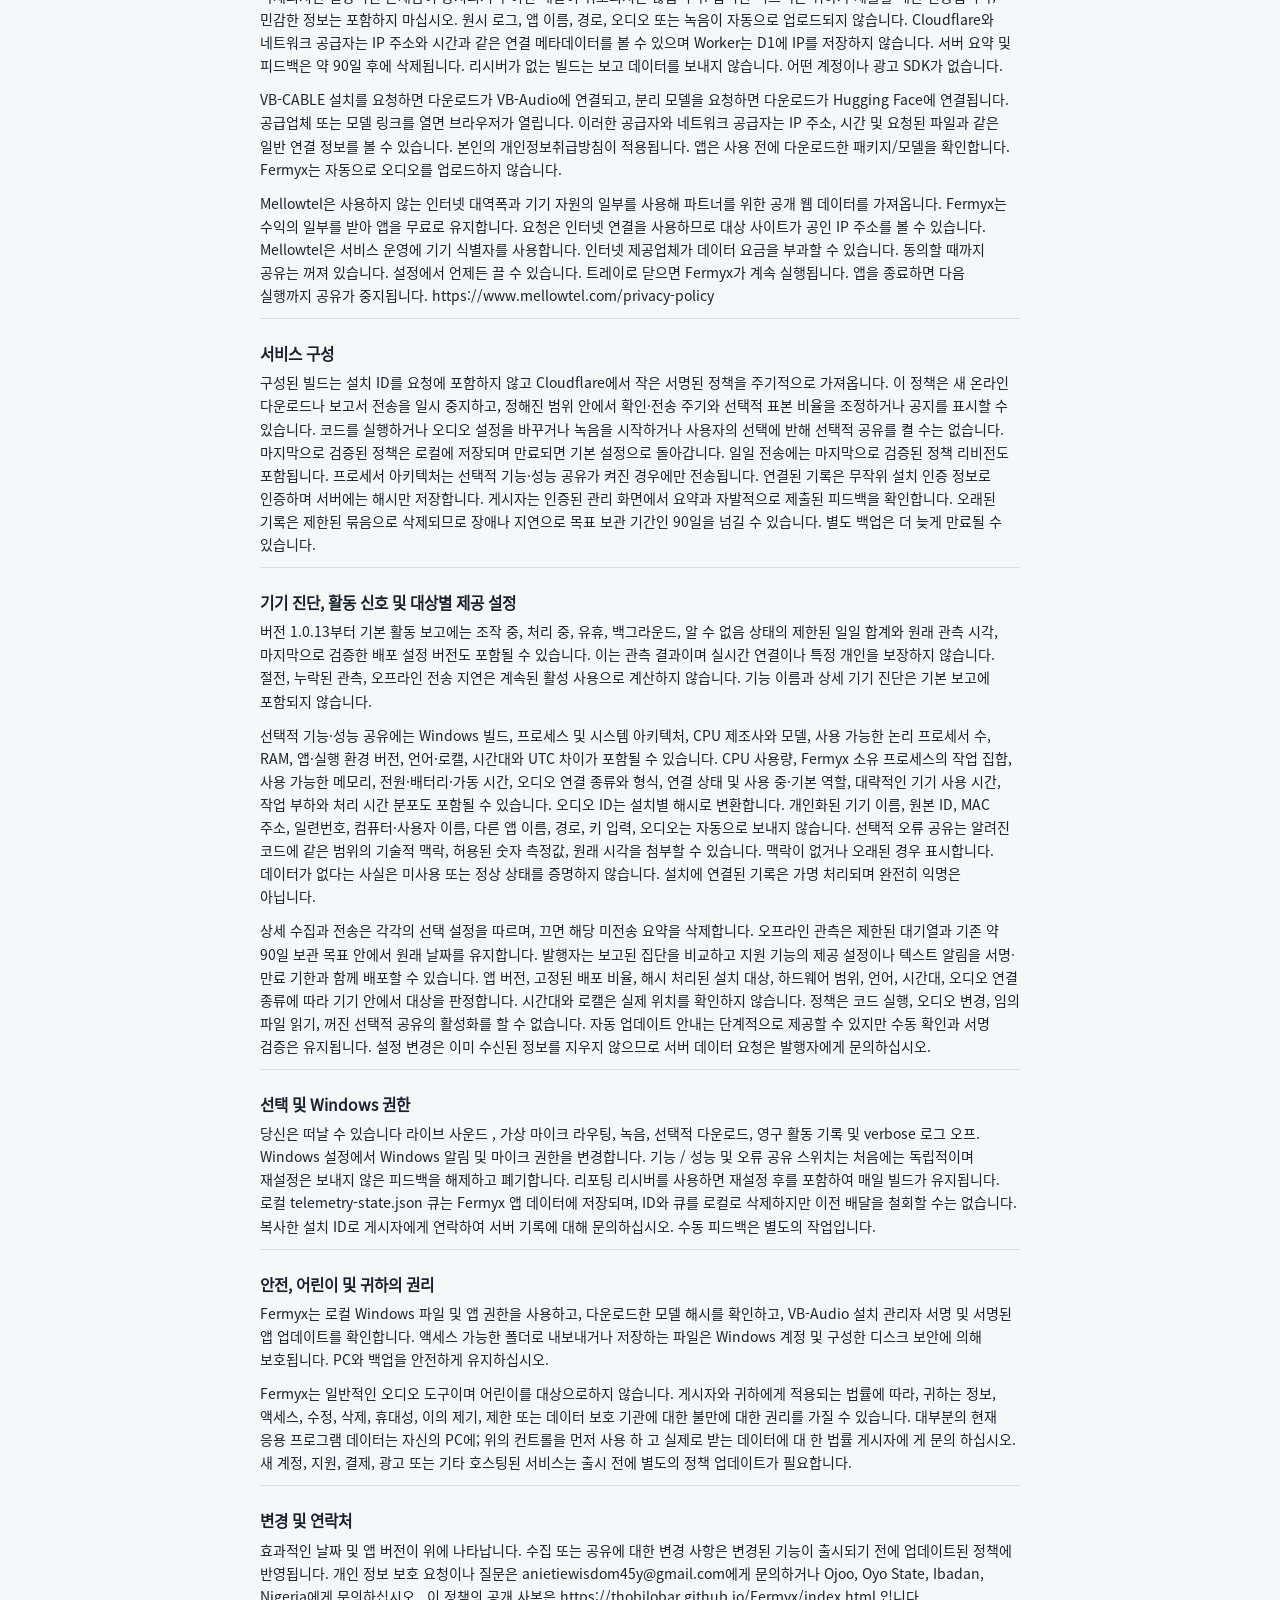
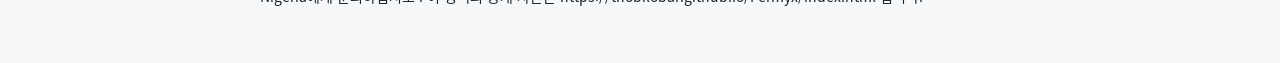
<file: privacy-policy.ko.html>
<!doctype html>
<html lang="ko"><head><meta name="fermyx-policy-version" content="1.5.4"><meta charset="utf-8"><meta name="viewport" content="width=device-width,initial-scale=1"><title>Fermyx 개인정보 처리방침</title><style>
@font-face{font-family:"Fermyx Hindi";src:url("../fonts/fermyx-hi.woff2")}html:lang(hi){font-family:"Nirmala UI","Fermyx Hindi",system-ui,sans-serif}@font-face{font-family:"Fermyx Japanese";src:url("../fonts/fermyx-ja.woff2")}@font-face{font-family:"Fermyx Korean";src:url("../fonts/fermyx-ko.woff2")}html:lang(ja){font-family:"Yu Gothic UI","Meiryo","Fermyx Japanese",system-ui,sans-serif;line-break:strict}html:lang(ko){font-family:"Malgun Gothic","Fermyx Korean",system-ui,sans-serif;word-break:keep-all}:root{color-scheme:light dark;font-family:system-ui,Segoe UI,sans-serif;font-size:14px;line-height:1.65;background:#f6f7f8;color:#18212b}body{max-width:760px;margin:0 auto;padding:24px clamp(16px,5vw,36px) 44px}h1{font-size:1.7rem;line-height:1.2;margin:0 0 7px}h2{font-size:1.12rem;line-height:1.35;margin:24px 0 6px}p{margin:7px 0 11px;overflow-wrap:anywhere}small{color:#546170}aside{border-left:3px solid #b06700;padding:10px 13px;background:#fff4df;margin:20px 0}section{border-top:1px solid #d9dde1}::selection{background:#afddff}@media(prefers-color-scheme:dark){:root{background:#171a1e;color:#edf2f5}small{color:#a8b3bc}section{border-color:#384148}aside{background:#30271a;color:#ffe1a4}}
</style></head><body><main><h1>Fermyx 개인정보 처리방침</h1><small>한국어 · 2026년 11월 14일 · 정책 1.5.4</small><section><h2>Who&#39;s Fermyx</h2><p>Fermyx는 앱에 표시된 이름입니다. 법률 출판사는 Anietie Wisdom입니다. 접촉: anietiewisdom45y@gmail.com . 우편 주소: Ojoo, Oyo State, Ibadan, Nigeria . 이 정책은 Fermyx Windows 데스크톱 응용 프로그램 및 Cloudflare 일일 제공 서비스 및 선택적 상세 보고에 대해 설명하며 향후 계정, 결제 또는 광고 서비스에는 정책 업데이트가 필요합니다.</p><p>다른 사람으로부터 Fermyx를 얻은 경우, 그들의 배포 및 지원 계약에는 자체 개인 정보 보호 조건이 있을 수 있습니다.</p></section>
<section><h2>앱은 무엇을 읽고 왜</h2><p>믹서 , Devices &amp; Routing, 규칙 및 상태를 표시하기 위해 Fermyx은 Windows 오디오 끝점, 기본 장치, 볼륨 및 음소거 상태, 오디오 세션, 응용 프로그램 ID 실행, 프로세스 ID, 실행 경로 및 일부 창 및 전경 앱 정보를 읽습니다. 이를 통해 경로를 표시 및 변경하고, 구성한 규칙과 프로필을 적용하고, 자체 프로세스를 제어하지 않고, 경로가 변경될 때 오디오를 복구할 수 있습니다.</p><p>Windows에서 알림 액세스를 사용하도록 설정하면 Fermyx가 규칙 또는 오리 오디오를 트리거하기 위해 새 알림을 수신합니다. 현재 리스너는 메시지 본문 텍스트를 읽거나 저장하지 않고 알림의 원래 앱 ID를 확인합니다. Windows가 이 권한을 제어합니다. Fermyx는 또한 해당 규칙 및 녹음 소스 선택에 대한 마이크 개인 정보 보호/사용 표시기 및 오디오 캡처 세션을 읽을 수 있습니다.</p><p>법적 근거가 필요한 경우, 귀하가 요청한 기능을 제공하는 데 필요한 로컬 처리는 귀하가 선택한 서비스 수행을 기반으로 합니다. 로컬 신뢰성 진단 및 최소한의 일일 설치 - 존재 측정은 응용 프로그램을 유지하고 계획 게시자의 관심을 지원; 법적 근거에 대해 문의하거나 해당 권리를 행사하기 위해 게시자에게 문의하십시오. 귀하가 구성하는 규칙은 로컬 오디오 설정을 자동화합니다; Fermyx는 귀하에 대한 법적 또는 유사하게 중요한 영향을 미치는 결정을 내리지 않습니다.</p></section>
<section><h2>처리하도록 선택한 오디오</h2><p>라이브 사운드는 Sound Host와 선택적 VB-CABLE 드라이버를 통해 선택된 애플리케이션 오디오를 로컬로 처리합니다. 사운드보드는 클립을 로컬로 재생하고 가상 마이크로 라우팅할 수 있습니다. 녹음은 앱에 대해 구성된 전역 핫키를 포함하여 사용자가 호출하는 녹음 작업을 통해 시작됩니다. 처리는 메모리 버퍼와 로컬 임시 파일을 사용합니다. 현재 앱은 오디오나 녹음을 Fermyx 서버에 전송하지 않습니다.</p><p>녹화, 처리 된 파일, 클립 및 백업을 내보낼지 여부를 제어합니다. 다른 앱은 마이크나 공유 파일을 통해 의도적으로 보내는 오디오를 수신할 수 있습니다. 당신은 사람들을 기록하고 저작권이있는 콘텐츠를 사용할 수있는 권한에 대한 책임이 있습니다.</p></section>
<section><h2>무엇이 당신의 PC에 남아</h2><p>Fermyx는 Windows 앱 데이터/WebView2 저장소에서 설정, 기기 환경설정, 앱 카탈로그, 별칭, 프로필, 규칙, 단축키, 사운드 설정, 사운드보드 구성, 알림 기록 및 일부 페이지 활동을 유지합니다. 저장된 클립 및 중간 오디오 도구 미디어는 앱 데이터 폴더 아래에 있으며, 녹화 및 내보내기는 앱에 표시되거나 선택된 폴더에 저장됩니다. 선택적 분리 모델, 드라이버 다운로드/설정 파일, 서명된 업데이터 다운로드 및 라우팅 복구 정보도 로컬에 남아 있을 수 있습니다.</p><p>%APPDATA%\Fermyx\logs의 진단에는 타임스탬프, 프로세스 및 앱 식별자, 경로, 장치 ID, 세션 이벤트 및 오류가 포함될 수 있습니다. 그들은 익명이 아닙니다. 이 앱은 JSONL 및 읽기 쉬운 로그 파일을 작성합니다. 이러한 각 파일은 약 5MB로 회전하며, 하나의 회전된 복사본을 유지하며, 다른 호스트 로그와 로컬 파일은 제거할 때까지 유지됩니다. Verbose Logging은 더 많은 정보를 추가하며 기본적으로 꺼져 있습니다.</p></section>
<section><h2>활동, 보존 및 삭제</h2><p>주요 활동 타임라인에는 최대 200개의 최근 항목이 있으며, 옵션인 이력 설정은 재시작을 통해 지속성을 제어합니다. Sound, 사운드보드 및 오디오 도구은 각각 최대 80 개의 최근 페이지 항목을 로컬로 유지합니다. 알림 패널은 로컬에서 최대 100개의 항목을 유지합니다. 활동 기록 지우기는 또한 이러한 페이지 항목과 완료된 알림을 지웁니다. 그것은 진단 파일, 기록, 클립, 수출 또는 모형 파일을 삭제하지 않습니다.</p><p>앱에서 개별 녹화, 클립 및 처리 된 항목을 삭제하고 저장 위치를 선택할 수 있습니다. 기본값으로 재설정하면 사용자 설정이 지워지지만 녹화, 클립, 처리된 파일 및 진단 로그는 유지됩니다. 제거하면 사용자가 만든 파일, 이전 앱 데이터, 다운로드한 모델 및 별도로 설치된 VB-CABLE 드라이버가 남을 수 있습니다. Settings → Privacy &amp; Diagnostics → Open 폴더를 사용하여 Fermyx가 닫혔을 때 앱 데이터를 검사하고 나머지 파일을 삭제합니다. Windows 백업, 만든 복사본 및 다른 사람에게 보낸 파일은 앱의 삭제 컨트롤 외부에 있습니다.</p></section>
<section><h2>네트워크 요청 및 제3자</h2><p>서명된 릴리스는 GitHub Releases에서 사용하지 않는 한 업데이트를 확인합니다. 구성된 Cloudflare 수신기를 사용하는 빌드에서 Fermyx은 선택적 보고 스위치가 모두 꺼져 있는 경우에도 앱이 실행되는 각 UTC 날짜에 대해 작은 일일 사용 현황 요약을 자동으로 보냅니다. 여기에는 무작위 설치 ID, 별도의 무작위 일일 ID, 첫 번째 및 마지막 관찰 시간, 상호 작용 여부, 실행 횟수 및 앱 버전이 포함됩니다. 설치 ID는 업데이트 및 보고 선택에 따라 지속되며, 확인된 사람이 아니라 설치를 식별합니다. 다른 Windows 사용자, 장치 또는 재설치는 다른 ID를 받을 수 있습니다. 설정에서 ID를 보고 복사할 수 있습니다. UTC 자정에 앱을 열어두면 다음 날 계산됩니다. 오프라인에서 관찰된 날짜는 로컬에서 최대 90일까지 대기되며 온라인에 전송됩니다. 이는 reach, retention 및 version adoption에 대한 추정을 지원합니다. 독립적 인 기능 / 성능 및 오류 공유 스위치가 시작됩니다. 활성화된 경우, 첫 번째 항목은 녹음, 사운드보드 및 Sound 구성에 대한 전체 및 최대 기간의 광범위한 기능과 집계된 개수를 전송합니다. 두 번째는 알려진 경고 / 오류 코드, 광범위한 원인, 시간 및 카운트를 보냅니다. 비활성화하면 전송되지 않은 선택적 요약이 삭제되지만 일상적인 존재감이 중지되거나 이전 배달이 취소되지는 않습니다. 입력된 피드백은 귀하가 제출할 때만 전송됩니다; 민감한 정보는 포함하지 마십시오. 원시 로그, 앱 이름, 경로, 오디오 또는 녹음이 자동으로 업로드되지 않습니다. Cloudflare와 네트워크 공급자는 IP 주소와 시간과 같은 연결 메타데이터를 볼 수 있으며 Worker는 D1에 IP를 저장하지 않습니다. 서버 요약 및 피드백은 약 90일 후에 삭제됩니다. 리시버가 없는 빌드는 보고 데이터를 보내지 않습니다. 어떤 계정이나 광고 SDK가 없습니다.</p><p>VB-CABLE 설치를 요청하면 다운로드가 VB-Audio에 연결되고, 분리 모델을 요청하면 다운로드가 Hugging Face에 연결됩니다. 공급업체 또는 모델 링크를 열면 브라우저가 열립니다. 이러한 공급자와 네트워크 공급자는 IP 주소, 시간 및 요청된 파일과 같은 일반 연결 정보를 볼 수 있습니다. 본인의 개인정보취급방침이 적용됩니다. 앱은 사용 전에 다운로드한 패키지/모델을 확인합니다. Fermyx는 자동으로 오디오를 업로드하지 않습니다.</p><p>Mellowtel은 사용하지 않는 인터넷 대역폭과 기기 자원의 일부를 사용해 파트너를 위한 공개 웹 데이터를 가져옵니다. Fermyx는 수익의 일부를 받아 앱을 무료로 유지합니다. 요청은 인터넷 연결을 사용하므로 대상 사이트가 공인 IP 주소를 볼 수 있습니다. Mellowtel은 서비스 운영에 기기 식별자를 사용합니다. 인터넷 제공업체가 데이터 요금을 부과할 수 있습니다. 동의할 때까지 공유는 꺼져 있습니다. 설정에서 언제든 끌 수 있습니다. 트레이로 닫으면 Fermyx가 계속 실행됩니다. 앱을 종료하면 다음 실행까지 공유가 중지됩니다. https://www.mellowtel.com/privacy-policy</p></section>
<section><h2>서비스 구성</h2><p>구성된 빌드는 설치 ID를 요청에 포함하지 않고 Cloudflare에서 작은 서명된 정책을 주기적으로 가져옵니다. 이 정책은 새 온라인 다운로드나 보고서 전송을 일시 중지하고, 정해진 범위 안에서 확인·전송 주기와 선택적 표본 비율을 조정하거나 공지를 표시할 수 있습니다. 코드를 실행하거나 오디오 설정을 바꾸거나 녹음을 시작하거나 사용자의 선택에 반해 선택적 공유를 켤 수는 없습니다. 마지막으로 검증된 정책은 로컬에 저장되며 만료되면 기본 설정으로 돌아갑니다. 일일 전송에는 마지막으로 검증된 정책 리비전도 포함됩니다. 프로세서 아키텍처는 선택적 기능·성능 공유가 켜진 경우에만 전송됩니다. 연결된 기록은 무작위 설치 인증 정보로 인증하며 서버에는 해시만 저장합니다. 게시자는 인증된 관리 화면에서 요약과 자발적으로 제출된 피드백을 확인합니다. 오래된 기록은 제한된 묶음으로 삭제되므로 장애나 지연으로 목표 보관 기간인 90일을 넘길 수 있습니다. 별도 백업은 더 늦게 만료될 수 있습니다.</p></section>
<section><h2>기기 진단, 활동 신호 및 대상별 제공 설정</h2><p>버전 1.0.13부터 기본 활동 보고에는 조작 중, 처리 중, 유휴, 백그라운드, 알 수 없음 상태의 제한된 일일 합계와 원래 관측 시각, 마지막으로 검증한 배포 설정 버전도 포함될 수 있습니다. 이는 관측 결과이며 실시간 연결이나 특정 개인을 보장하지 않습니다. 절전, 누락된 관측, 오프라인 전송 지연은 계속된 활성 사용으로 계산하지 않습니다. 기능 이름과 상세 기기 진단은 기본 보고에 포함되지 않습니다.</p><p>선택적 기능·성능 공유에는 Windows 빌드, 프로세스 및 시스템 아키텍처, CPU 제조사와 모델, 사용 가능한 논리 프로세서 수, RAM, 앱·실행 환경 버전, 언어·로캘, 시간대와 UTC 차이가 포함될 수 있습니다. CPU 사용량, Fermyx 소유 프로세스의 작업 집합, 사용 가능한 메모리, 전원·배터리·가동 시간, 오디오 연결 종류와 형식, 연결 상태 및 사용 중·기본 역할, 대략적인 기기 사용 시간, 작업 부하와 처리 시간 분포도 포함될 수 있습니다. 오디오 ID는 설치별 해시로 변환합니다. 개인화된 기기 이름, 원본 ID, MAC 주소, 일련번호, 컴퓨터·사용자 이름, 다른 앱 이름, 경로, 키 입력, 오디오는 자동으로 보내지 않습니다. 선택적 오류 공유는 알려진 코드에 같은 범위의 기술적 맥락, 허용된 숫자 측정값, 원래 시각을 첨부할 수 있습니다. 맥락이 없거나 오래된 경우 표시합니다. 데이터가 없다는 사실은 미사용 또는 정상 상태를 증명하지 않습니다. 설치에 연결된 기록은 가명 처리되며 완전히 익명은 아닙니다.</p><p>상세 수집과 전송은 각각의 선택 설정을 따르며, 끄면 해당 미전송 요약을 삭제합니다. 오프라인 관측은 제한된 대기열과 기존 약 90일 보관 목표 안에서 원래 날짜를 유지합니다. 발행자는 보고된 집단을 비교하고 지원 기능의 제공 설정이나 텍스트 알림을 서명·만료 기한과 함께 배포할 수 있습니다. 앱 버전, 고정된 배포 비율, 해시 처리된 설치 대상, 하드웨어 범위, 언어, 시간대, 오디오 연결 종류에 따라 기기 안에서 대상을 판정합니다. 시간대와 로캘은 실제 위치를 확인하지 않습니다. 정책은 코드 실행, 오디오 변경, 임의 파일 읽기, 꺼진 선택적 공유의 활성화를 할 수 없습니다. 자동 업데이트 안내는 단계적으로 제공할 수 있지만 수동 확인과 서명 검증은 유지됩니다. 설정 변경은 이미 수신된 정보를 지우지 않으므로 서버 데이터 요청은 발행자에게 문의하십시오.</p></section>
<section><h2>선택 및 Windows 권한</h2><p>당신은 떠날 수 있습니다 라이브 사운드 , 가상 마이크 라우팅, 녹음, 선택적 다운로드, 영구 활동 기록 및 verbose 로그 오프. Windows 설정에서 Windows 알림 및 마이크 권한을 변경합니다. 기능 / 성능 및 오류 공유 스위치는 처음에는 독립적이며 재설정은 보내지 않은 피드백을 해제하고 폐기합니다. 리포팅 리시버를 사용하면 재설정 후를 포함하여 매일 빌드가 유지됩니다. 로컬 telemetry-state.json 큐는 Fermyx 앱 데이터에 저장되며, ID와 큐를 로컬로 삭제하지만 이전 배달을 철회할 수는 없습니다. 복사한 설치 ID로 게시자에게 연락하여 서버 기록에 대해 문의하십시오. 수동 피드백은 별도의 작업입니다.</p></section>
<section><h2>안전, 어린이 및 귀하의 권리</h2><p>Fermyx는 로컬 Windows 파일 및 앱 권한을 사용하고, 다운로드한 모델 해시를 확인하고, VB-Audio 설치 관리자 서명 및 서명된 앱 업데이트를 확인합니다. 액세스 가능한 폴더로 내보내거나 저장하는 파일은 Windows 계정 및 구성한 디스크 보안에 의해 보호됩니다. PC와 백업을 안전하게 유지하십시오.</p><p>Fermyx는 일반적인 오디오 도구이며 어린이를 대상으로하지 않습니다. 게시자와 귀하에게 적용되는 법률에 따라, 귀하는 정보, 액세스, 수정, 삭제, 휴대성, 이의 제기, 제한 또는 데이터 보호 기관에 대한 불만에 대한 권리를 가질 수 있습니다. 대부분의 현재 응용 프로그램 데이터는 자신의 PC에; 위의 컨트롤을 먼저 사용 하 고 실제로 받는 데이터에 대 한 법률 게시자에 게 문의 하십시오. 새 계정, 지원, 결제, 광고 또는 기타 호스팅된 서비스는 출시 전에 별도의 정책 업데이트가 필요합니다.</p></section>
<section><h2>변경 및 연락처</h2><p>효과적인 날짜 및 앱 버전이 위에 나타납니다. 수집 또는 공유에 대한 변경 사항은 변경된 기능이 출시되기 전에 업데이트된 정책에 반영됩니다. 개인 정보 보호 요청이나 질문은 anietiewisdom45y@gmail.com에게 문의하거나 Ojoo, Oyo State, Ibadan, Nigeria에게 문의하십시오 . 이 정책의 공개 사본은 https://thobilobar.github.io/Fermyx/index.html 입니다.</p></section></main></body></html>
</file>
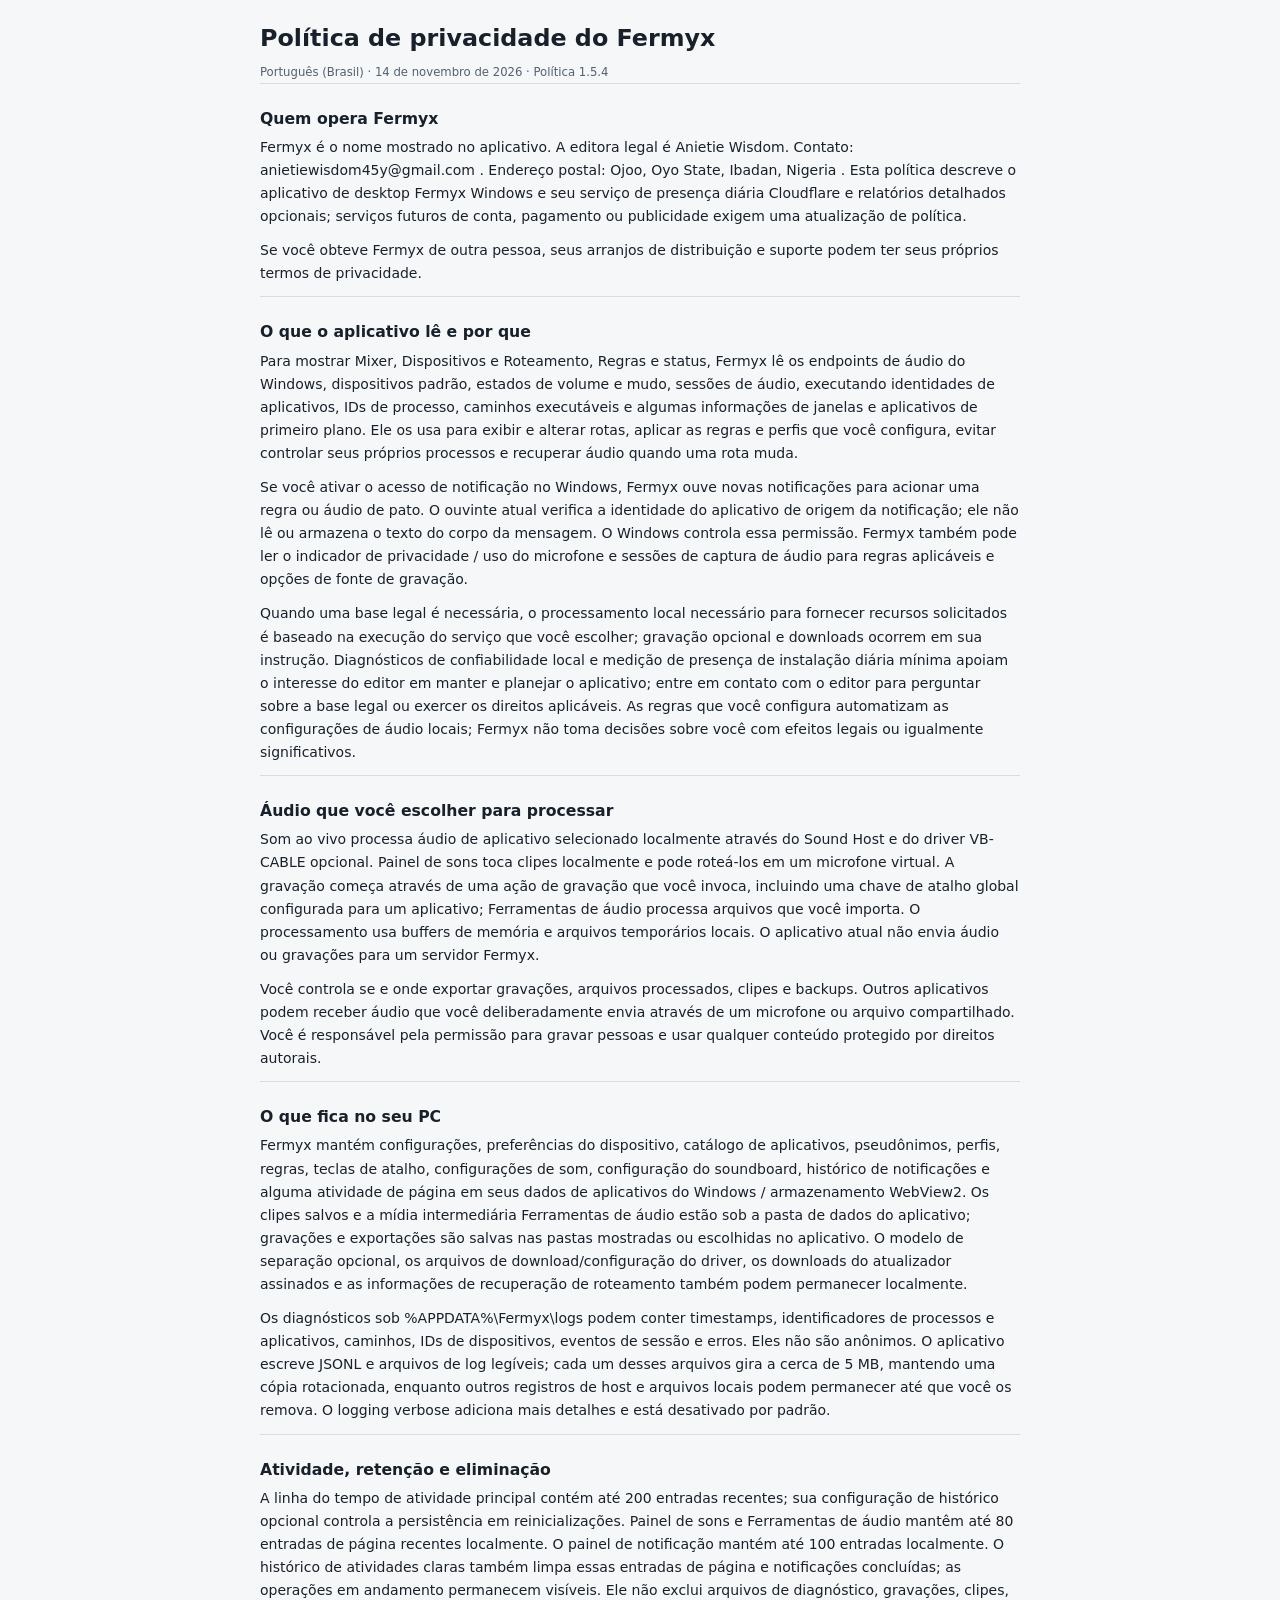
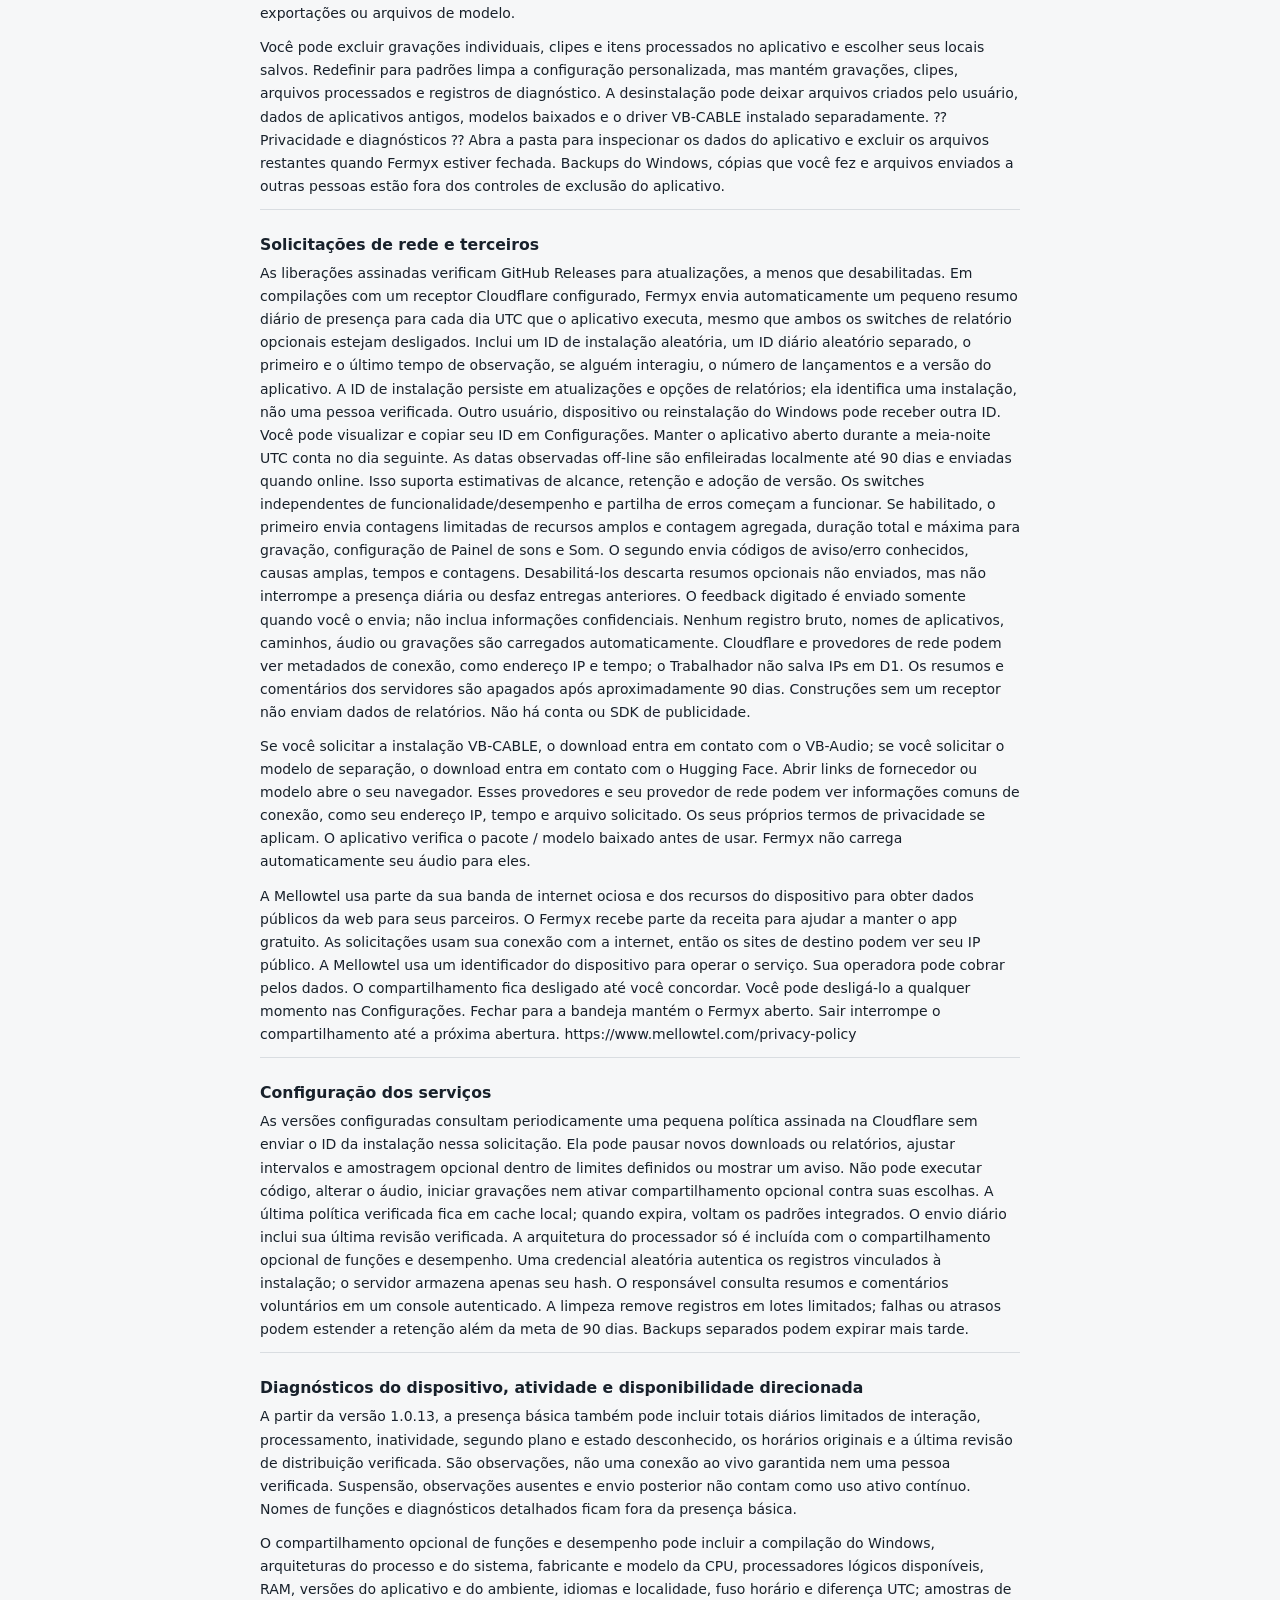
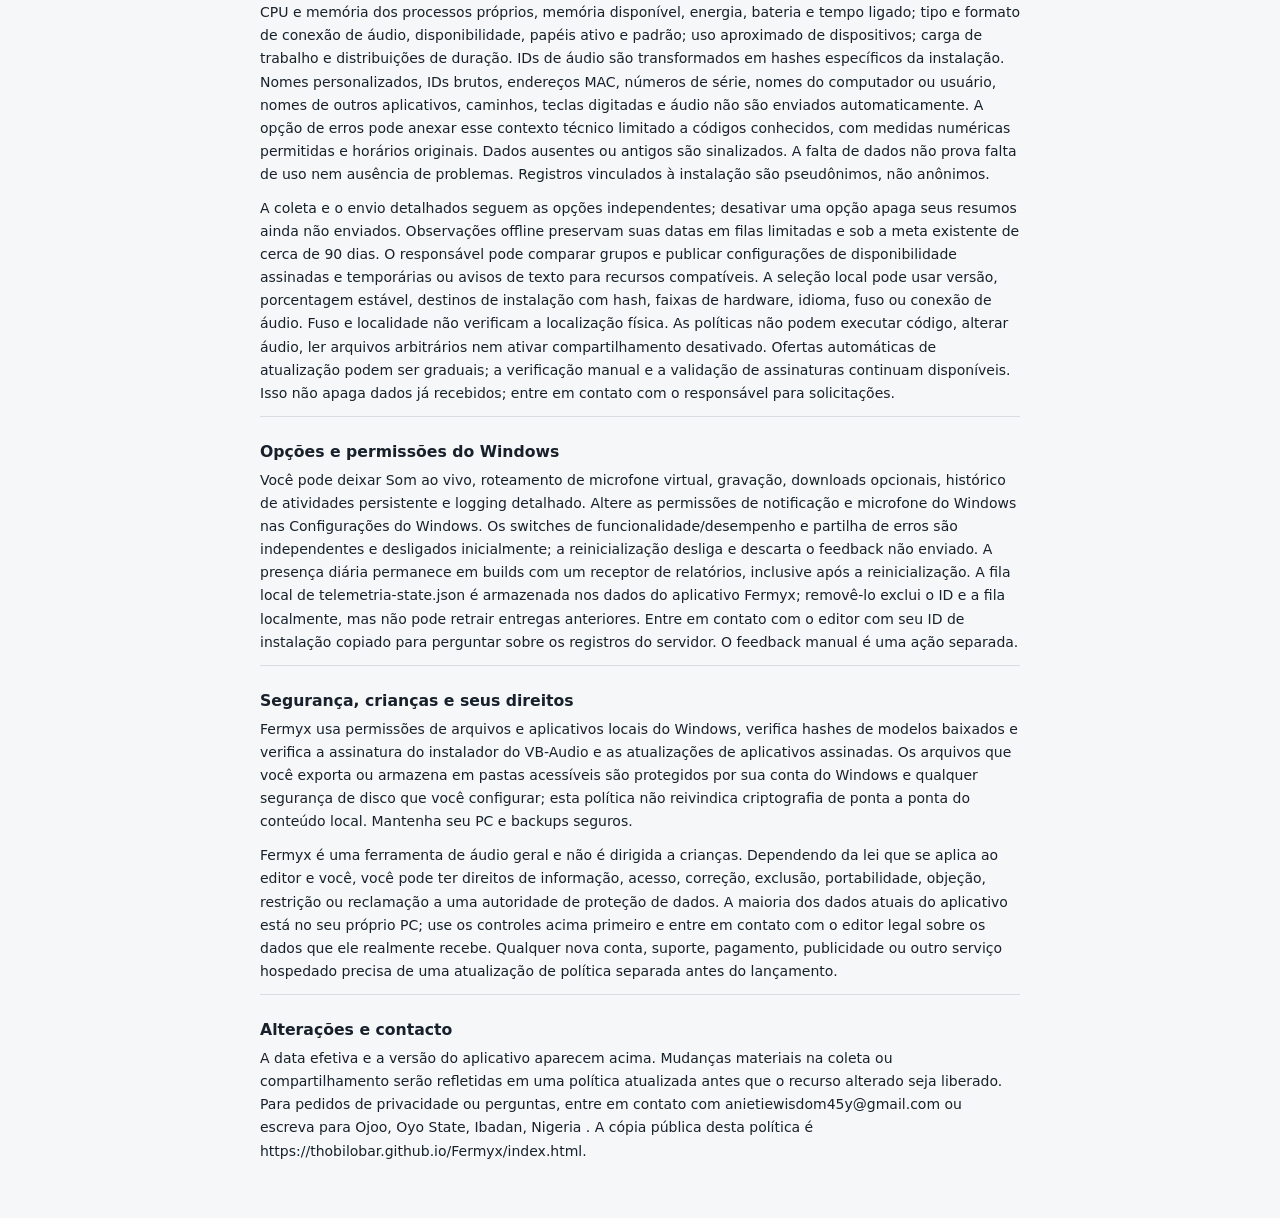
<file: privacy-policy.pt-BR.html>
<!doctype html>
<html lang="pt-BR"><head><meta name="fermyx-policy-version" content="1.5.4"><meta charset="utf-8"><meta name="viewport" content="width=device-width,initial-scale=1"><title>Política de privacidade do Fermyx</title><style>
@font-face{font-family:"Fermyx Hindi";src:url("../fonts/fermyx-hi.woff2")}html:lang(hi){font-family:"Nirmala UI","Fermyx Hindi",system-ui,sans-serif}@font-face{font-family:"Fermyx Japanese";src:url("../fonts/fermyx-ja.woff2")}@font-face{font-family:"Fermyx Korean";src:url("../fonts/fermyx-ko.woff2")}html:lang(ja){font-family:"Yu Gothic UI","Meiryo","Fermyx Japanese",system-ui,sans-serif;line-break:strict}html:lang(ko){font-family:"Malgun Gothic","Fermyx Korean",system-ui,sans-serif;word-break:keep-all}:root{color-scheme:light dark;font-family:system-ui,Segoe UI,sans-serif;font-size:14px;line-height:1.65;background:#f6f7f8;color:#18212b}body{max-width:760px;margin:0 auto;padding:24px clamp(16px,5vw,36px) 44px}h1{font-size:1.7rem;line-height:1.2;margin:0 0 7px}h2{font-size:1.12rem;line-height:1.35;margin:24px 0 6px}p{margin:7px 0 11px;overflow-wrap:anywhere}small{color:#546170}aside{border-left:3px solid #b06700;padding:10px 13px;background:#fff4df;margin:20px 0}section{border-top:1px solid #d9dde1}::selection{background:#afddff}@media(prefers-color-scheme:dark){:root{background:#171a1e;color:#edf2f5}small{color:#a8b3bc}section{border-color:#384148}aside{background:#30271a;color:#ffe1a4}}
</style></head><body><main><h1>Política de privacidade do Fermyx</h1><small>Português (Brasil) · 14 de novembro de 2026 · Política 1.5.4</small><section><h2>Quem opera Fermyx</h2><p>Fermyx é o nome mostrado no aplicativo. A editora legal é Anietie Wisdom. Contato: anietiewisdom45y@gmail.com . Endereço postal: Ojoo, Oyo State, Ibadan, Nigeria . Esta política descreve o aplicativo de desktop Fermyx Windows e seu serviço de presença diária Cloudflare e relatórios detalhados opcionais; serviços futuros de conta, pagamento ou publicidade exigem uma atualização de política.</p><p>Se você obteve Fermyx de outra pessoa, seus arranjos de distribuição e suporte podem ter seus próprios termos de privacidade.</p></section>
<section><h2>O que o aplicativo lê e por que</h2><p>Para mostrar Mixer, Dispositivos e Roteamento, Regras e status, Fermyx lê os endpoints de áudio do Windows, dispositivos padrão, estados de volume e mudo, sessões de áudio, executando identidades de aplicativos, IDs de processo, caminhos executáveis e algumas informações de janelas e aplicativos de primeiro plano. Ele os usa para exibir e alterar rotas, aplicar as regras e perfis que você configura, evitar controlar seus próprios processos e recuperar áudio quando uma rota muda.</p><p>Se você ativar o acesso de notificação no Windows, Fermyx ouve novas notificações para acionar uma regra ou áudio de pato. O ouvinte atual verifica a identidade do aplicativo de origem da notificação; ele não lê ou armazena o texto do corpo da mensagem. O Windows controla essa permissão. Fermyx também pode ler o indicador de privacidade / uso do microfone e sessões de captura de áudio para regras aplicáveis e opções de fonte de gravação.</p><p>Quando uma base legal é necessária, o processamento local necessário para fornecer recursos solicitados é baseado na execução do serviço que você escolher; gravação opcional e downloads ocorrem em sua instrução. Diagnósticos de confiabilidade local e medição de presença de instalação diária mínima apoiam o interesse do editor em manter e planejar o aplicativo; entre em contato com o editor para perguntar sobre a base legal ou exercer os direitos aplicáveis. As regras que você configura automatizam as configurações de áudio locais; Fermyx não toma decisões sobre você com efeitos legais ou igualmente significativos.</p></section>
<section><h2>Áudio que você escolher para processar</h2><p>Som ao vivo processa áudio de aplicativo selecionado localmente através do Sound Host e do driver VB-CABLE opcional. Painel de sons toca clipes localmente e pode roteá-los em um microfone virtual. A gravação começa através de uma ação de gravação que você invoca, incluindo uma chave de atalho global configurada para um aplicativo; Ferramentas de áudio processa arquivos que você importa. O processamento usa buffers de memória e arquivos temporários locais. O aplicativo atual não envia áudio ou gravações para um servidor Fermyx.</p><p>Você controla se e onde exportar gravações, arquivos processados, clipes e backups. Outros aplicativos podem receber áudio que você deliberadamente envia através de um microfone ou arquivo compartilhado. Você é responsável pela permissão para gravar pessoas e usar qualquer conteúdo protegido por direitos autorais.</p></section>
<section><h2>O que fica no seu PC</h2><p>Fermyx mantém configurações, preferências do dispositivo, catálogo de aplicativos, pseudônimos, perfis, regras, teclas de atalho, configurações de som, configuração do soundboard, histórico de notificações e alguma atividade de página em seus dados de aplicativos do Windows / armazenamento WebView2. Os clipes salvos e a mídia intermediária Ferramentas de áudio estão sob a pasta de dados do aplicativo; gravações e exportações são salvas nas pastas mostradas ou escolhidas no aplicativo. O modelo de separação opcional, os arquivos de download/configuração do driver, os downloads do atualizador assinados e as informações de recuperação de roteamento também podem permanecer localmente.</p><p>Os diagnósticos sob %APPDATA%\Fermyx\logs podem conter timestamps, identificadores de processos e aplicativos, caminhos, IDs de dispositivos, eventos de sessão e erros. Eles não são anônimos. O aplicativo escreve JSONL e arquivos de log legíveis; cada um desses arquivos gira a cerca de 5 MB, mantendo uma cópia rotacionada, enquanto outros registros de host e arquivos locais podem permanecer até que você os remova. O logging verbose adiciona mais detalhes e está desativado por padrão.</p></section>
<section><h2>Atividade, retenção e eliminação</h2><p>A linha do tempo de atividade principal contém até 200 entradas recentes; sua configuração de histórico opcional controla a persistência em reinicializações. Painel de sons e Ferramentas de áudio mantêm até 80 entradas de página recentes localmente. O painel de notificação mantém até 100 entradas localmente. O histórico de atividades claras também limpa essas entradas de página e notificações concluídas; as operações em andamento permanecem visíveis. Ele não exclui arquivos de diagnóstico, gravações, clipes, exportações ou arquivos de modelo.</p><p>Você pode excluir gravações individuais, clipes e itens processados no aplicativo e escolher seus locais salvos. Redefinir para padrões limpa a configuração personalizada, mas mantém gravações, clipes, arquivos processados e registros de diagnóstico. A desinstalação pode deixar arquivos criados pelo usuário, dados de aplicativos antigos, modelos baixados e o driver VB-CABLE instalado separadamente. ⁇  Privacidade e diagnósticos  ⁇  Abra a pasta para inspecionar os dados do aplicativo e excluir os arquivos restantes quando Fermyx estiver fechada. Backups do Windows, cópias que você fez e arquivos enviados a outras pessoas estão fora dos controles de exclusão do aplicativo.</p></section>
<section><h2>Solicitações de rede e terceiros</h2><p>As liberações assinadas verificam GitHub Releases para atualizações, a menos que desabilitadas. Em compilações com um receptor Cloudflare configurado, Fermyx envia automaticamente um pequeno resumo diário de presença para cada dia UTC que o aplicativo executa, mesmo que ambos os switches de relatório opcionais estejam desligados. Inclui um ID de instalação aleatória, um ID diário aleatório separado, o primeiro e o último tempo de observação, se alguém interagiu, o número de lançamentos e a versão do aplicativo. A ID de instalação persiste em atualizações e opções de relatórios; ela identifica uma instalação, não uma pessoa verificada. Outro usuário, dispositivo ou reinstalação do Windows pode receber outra ID. Você pode visualizar e copiar seu ID em Configurações. Manter o aplicativo aberto durante a meia-noite UTC conta no dia seguinte. As datas observadas off-line são enfileiradas localmente até 90 dias e enviadas quando online. Isso suporta estimativas de alcance, retenção e adoção de versão. Os switches independentes de funcionalidade/desempenho e partilha de erros começam a funcionar. Se habilitado, o primeiro envia contagens limitadas de recursos amplos e contagem agregada, duração total e máxima para gravação, configuração de Painel de sons e Som. O segundo envia códigos de aviso/erro conhecidos, causas amplas, tempos e contagens. Desabilitá-los descarta resumos opcionais não enviados, mas não interrompe a presença diária ou desfaz entregas anteriores. O feedback digitado é enviado somente quando você o envia; não inclua informações confidenciais. Nenhum registro bruto, nomes de aplicativos, caminhos, áudio ou gravações são carregados automaticamente. Cloudflare e provedores de rede podem ver metadados de conexão, como endereço IP e tempo; o Trabalhador não salva IPs em D1. Os resumos e comentários dos servidores são apagados após aproximadamente 90 dias. Construções sem um receptor não enviam dados de relatórios. Não há conta ou SDK de publicidade.</p><p>Se você solicitar a instalação VB-CABLE, o download entra em contato com o VB-Audio; se você solicitar o modelo de separação, o download entra em contato com o Hugging Face. Abrir links de fornecedor ou modelo abre o seu navegador. Esses provedores e seu provedor de rede podem ver informações comuns de conexão, como seu endereço IP, tempo e arquivo solicitado. Os seus próprios termos de privacidade se aplicam. O aplicativo verifica o pacote / modelo baixado antes de usar. Fermyx não carrega automaticamente seu áudio para eles.</p><p>A Mellowtel usa parte da sua banda de internet ociosa e dos recursos do dispositivo para obter dados públicos da web para seus parceiros. O Fermyx recebe parte da receita para ajudar a manter o app gratuito. As solicitações usam sua conexão com a internet, então os sites de destino podem ver seu IP público. A Mellowtel usa um identificador do dispositivo para operar o serviço. Sua operadora pode cobrar pelos dados. O compartilhamento fica desligado até você concordar. Você pode desligá-lo a qualquer momento nas Configurações. Fechar para a bandeja mantém o Fermyx aberto. Sair interrompe o compartilhamento até a próxima abertura. https://www.mellowtel.com/privacy-policy</p></section>
<section><h2>Configuração dos serviços</h2><p>As versões configuradas consultam periodicamente uma pequena política assinada na Cloudflare sem enviar o ID da instalação nessa solicitação. Ela pode pausar novos downloads ou relatórios, ajustar intervalos e amostragem opcional dentro de limites definidos ou mostrar um aviso. Não pode executar código, alterar o áudio, iniciar gravações nem ativar compartilhamento opcional contra suas escolhas. A última política verificada fica em cache local; quando expira, voltam os padrões integrados. O envio diário inclui sua última revisão verificada. A arquitetura do processador só é incluída com o compartilhamento opcional de funções e desempenho. Uma credencial aleatória autentica os registros vinculados à instalação; o servidor armazena apenas seu hash. O responsável consulta resumos e comentários voluntários em um console autenticado. A limpeza remove registros em lotes limitados; falhas ou atrasos podem estender a retenção além da meta de 90 dias. Backups separados podem expirar mais tarde.</p></section>
<section><h2>Diagnósticos do dispositivo, atividade e disponibilidade direcionada</h2><p>A partir da versão 1.0.13, a presença básica também pode incluir totais diários limitados de interação, processamento, inatividade, segundo plano e estado desconhecido, os horários originais e a última revisão de distribuição verificada. São observações, não uma conexão ao vivo garantida nem uma pessoa verificada. Suspensão, observações ausentes e envio posterior não contam como uso ativo contínuo. Nomes de funções e diagnósticos detalhados ficam fora da presença básica.</p><p>O compartilhamento opcional de funções e desempenho pode incluir a compilação do Windows, arquiteturas do processo e do sistema, fabricante e modelo da CPU, processadores lógicos disponíveis, RAM, versões do aplicativo e do ambiente, idiomas e localidade, fuso horário e diferença UTC; amostras de CPU e memória dos processos próprios, memória disponível, energia, bateria e tempo ligado; tipo e formato de conexão de áudio, disponibilidade, papéis ativo e padrão; uso aproximado de dispositivos; carga de trabalho e distribuições de duração. IDs de áudio são transformados em hashes específicos da instalação. Nomes personalizados, IDs brutos, endereços MAC, números de série, nomes do computador ou usuário, nomes de outros aplicativos, caminhos, teclas digitadas e áudio não são enviados automaticamente. A opção de erros pode anexar esse contexto técnico limitado a códigos conhecidos, com medidas numéricas permitidas e horários originais. Dados ausentes ou antigos são sinalizados. A falta de dados não prova falta de uso nem ausência de problemas. Registros vinculados à instalação são pseudônimos, não anônimos.</p><p>A coleta e o envio detalhados seguem as opções independentes; desativar uma opção apaga seus resumos ainda não enviados. Observações offline preservam suas datas em filas limitadas e sob a meta existente de cerca de 90 dias. O responsável pode comparar grupos e publicar configurações de disponibilidade assinadas e temporárias ou avisos de texto para recursos compatíveis. A seleção local pode usar versão, porcentagem estável, destinos de instalação com hash, faixas de hardware, idioma, fuso ou conexão de áudio. Fuso e localidade não verificam a localização física. As políticas não podem executar código, alterar áudio, ler arquivos arbitrários nem ativar compartilhamento desativado. Ofertas automáticas de atualização podem ser graduais; a verificação manual e a validação de assinaturas continuam disponíveis. Isso não apaga dados já recebidos; entre em contato com o responsável para solicitações.</p></section>
<section><h2>Opções e permissões do Windows</h2><p>Você pode deixar Som ao vivo, roteamento de microfone virtual, gravação, downloads opcionais, histórico de atividades persistente e logging detalhado. Altere as permissões de notificação e microfone do Windows nas Configurações do Windows. Os switches de funcionalidade/desempenho e partilha de erros são independentes e desligados inicialmente; a reinicialização desliga e descarta o feedback não enviado. A presença diária permanece em builds com um receptor de relatórios, inclusive após a reinicialização. A fila local de telemetria-state.json é armazenada nos dados do aplicativo Fermyx; removê-lo exclui o ID e a fila localmente, mas não pode retrair entregas anteriores. Entre em contato com o editor com seu ID de instalação copiado para perguntar sobre os registros do servidor. O feedback manual é uma ação separada.</p></section>
<section><h2>Segurança, crianças e seus direitos</h2><p>Fermyx usa permissões de arquivos e aplicativos locais do Windows, verifica hashes de modelos baixados e verifica a assinatura do instalador do VB-Audio e as atualizações de aplicativos assinadas. Os arquivos que você exporta ou armazena em pastas acessíveis são protegidos por sua conta do Windows e qualquer segurança de disco que você configurar; esta política não reivindica criptografia de ponta a ponta do conteúdo local. Mantenha seu PC e backups seguros.</p><p>Fermyx é uma ferramenta de áudio geral e não é dirigida a crianças. Dependendo da lei que se aplica ao editor e você, você pode ter direitos de informação, acesso, correção, exclusão, portabilidade, objeção, restrição ou reclamação a uma autoridade de proteção de dados. A maioria dos dados atuais do aplicativo está no seu próprio PC; use os controles acima primeiro e entre em contato com o editor legal sobre os dados que ele realmente recebe. Qualquer nova conta, suporte, pagamento, publicidade ou outro serviço hospedado precisa de uma atualização de política separada antes do lançamento.</p></section>
<section><h2>Alterações e contacto</h2><p>A data efetiva e a versão do aplicativo aparecem acima. Mudanças materiais na coleta ou compartilhamento serão refletidas em uma política atualizada antes que o recurso alterado seja liberado. Para pedidos de privacidade ou perguntas, entre em contato com anietiewisdom45y@gmail.com ou escreva para Ojoo, Oyo State, Ibadan, Nigeria . A cópia pública desta política é https://thobilobar.github.io/Fermyx/index.html.</p></section></main></body></html>
</file>
<file: help/help.css>
@font-face{font-family:Fermyx Japanese;src:url(fonts/fermyx-ja.woff2) format('woff2');font-display:swap}@font-face{font-family:Fermyx Korean;src:url(fonts/fermyx-ko.woff2) format('woff2');font-display:swap}@font-face{font-family:Fermyx Hindi;src:url(fonts/fermyx-hi.woff2) format('woff2');font-display:swap}
:root{color-scheme:dark;--accent:#4fc9b8;--bg:#17191d;--panel:#202328;--text:#e9ebef;--dim:#afb5c0;--line:#ffffff18;--tint:color-mix(in srgb,var(--accent) 12%,transparent);font:15px/1.7 'Segoe UI Variable','Segoe UI','Fermyx Japanese','Fermyx Korean','Fermyx Hindi',sans-serif}html[data-theme=light]{color-scheme:light;--bg:#f6f7f9;--panel:#fff;--text:#20242b;--dim:#586273;--line:#0000001c}*{box-sizing:border-box}body{margin:0;background:var(--bg);color:var(--text)}a{color:inherit}button,input,select{font:inherit;color:inherit}button,select{border:1px solid var(--line);border-radius:6px;background:var(--panel);padding:6px 10px;cursor:pointer}button:hover,a:hover{background:var(--tint)}:focus-visible{outline:2px solid var(--accent);outline-offset:3px}header{position:sticky;top:0;z-index:5;display:flex;align-items:center;gap:12px;flex-wrap:wrap;padding:12px 24px;border-bottom:1px solid var(--line);background:var(--bg)}.brand{display:flex;align-items:center;gap:8px;text-decoration:none;font-size:19px;font-weight:650}.brand i{width:12px;height:12px;border-radius:50%;background:var(--accent);box-shadow:0 0 0 5px var(--tint)}.brand span{font-size:13px;font-weight:400;color:var(--dim)}.search{display:flex;align-items:center;gap:9px;flex:1;max-width:620px;min-width:180px;border:1px solid var(--line);border-radius:6px;padding:5px 10px;background:var(--panel)}.search input{background:none;border:0;outline:none;width:100%;min-width:0;padding:2px}.search:focus-within{border-bottom:2px solid var(--accent)}kbd{font:11px monospace;white-space:nowrap;color:var(--dim);border:1px solid var(--line);border-radius:3px;padding:1px 4px}.layout{max-width:1600px;margin:auto;display:grid;grid-template-columns:230px minmax(0,850px) 190px;justify-content:center}nav{position:sticky;top:77px;align-self:start;max-height:calc(100vh - 90px);overflow:auto;padding:24px 12px 40px}nav a{display:block;padding:6px 12px;border-radius:5px;text-decoration:none;font-size:13px;overflow-wrap:anywhere}nav a[aria-current=page]{background:var(--tint);box-shadow:inset 3px 0 var(--accent);font-weight:650}nav .nav-group{font-weight:650;color:var(--dim);font-size:11px;letter-spacing:.07em;text-transform:uppercase;margin:18px 12px 6px}main{min-width:0;padding:40px 40px 100px;outline:0}h1{font-size:34px;line-height:1.25;letter-spacing:-.025em;margin:0 0 16px;font-weight:650}h2{font-size:22px;line-height:1.4;margin-top:38px;scroll-margin-top:100px}h3{font-size:16px;margin-bottom:7px}p{margin:8px 0 16px;color:var(--dim);overflow-wrap:anywhere}.lead{font-size:17px;line-height:1.7;color:var(--text)}.eyebrow{font-size:12px;color:var(--dim);margin-bottom:12px}.open-app{display:inline-flex;align-items:center;gap:6px;text-decoration:none;padding:6px 10px;font-size:13px;border:1px solid var(--line);border-radius:5px;background:var(--panel)}.section{border-bottom:1px solid var(--line);padding-bottom:16px}.reference{border:1px solid var(--line);border-radius:7px;background:var(--panel);margin:10px 0;overflow:hidden}.reference summary{cursor:pointer;padding:11px 14px;line-height:1.5;font-weight:600;overflow-wrap:anywhere}.reference>div{padding:0 14px 12px;color:var(--dim);font-size:14px}.reference .range{font-family:monospace;font-size:12px;color:var(--dim)}.guide-links{display:flex;gap:8px;flex-wrap:wrap;margin-block:16px}.guide-links a{padding:4px 9px;background:var(--tint);border-radius:4px;text-decoration:none;font-size:13px}.callout{border-inline-start:3px solid var(--accent);background:var(--tint);padding:10px 15px;margin:20px 0}.callout p{color:var(--text);margin:0}.results{display:grid;gap:10px}.result{display:block;padding:15px;background:var(--panel);border:1px solid var(--line);border-radius:7px;text-decoration:none}.result strong{display:block;font-weight:600}.result p{font-size:13px;margin:5px 0 0}.empty{padding:30px 0;color:var(--dim)}aside{position:sticky;top:100px;align-self:start;padding:30px 12px;font-size:12px;color:var(--dim);max-height:calc(100vh - 110px);overflow:auto}aside a{display:block;text-decoration:none;padding:4px 8px;border-inline-start:1px solid var(--line)}.sr-only{position:absolute;width:1px;height:1px;overflow:hidden;clip-path:inset(50%)}#menu{display:none}.swatches{display:flex;gap:9px;margin:15px 0}.swatches button{width:26px;height:26px;border-radius:50%;background:var(--swatch);border:2px solid var(--line)}.swatches button[aria-pressed=true]{outline:2px solid var(--text);outline-offset:3px}
@media(max-width:1100px){.layout{grid-template-columns:210px minmax(0,1fr)}aside{display:none}main{padding-inline:28px}}@media(max-width:720px){header{padding:10px 14px}.brand span,kbd{display:none}.search{order:5;max-width:none;flex-basis:100%}.layout{display:block}nav{display:none;position:fixed;inset:120px 0 0;max-height:none;z-index:4;background:var(--bg)}nav.open{display:block}#menu{display:block;margin-inline-start:auto}main{padding:28px 20px 70px}h1{font-size:29px}}
@media(prefers-reduced-motion:no-preference){.reference,.result,button{transition:background .13s,border-color .13s}main{animation:arrive .16s ease-out}@keyframes arrive{from{opacity:.65;transform:translateY(3px)}to{opacity:1;transform:none}}}
@media(forced-colors:active){nav a[aria-current=page]{outline:2px solid Highlight}.brand i{background:Highlight}}

.reference-label{display:inline-flex;align-items:center;gap:5px;border:1px solid var(--line);border-radius:5px;padding:4px 9px;margin:4px 6px 4px 0;font-size:13px;background:var(--panel)}
</file>
